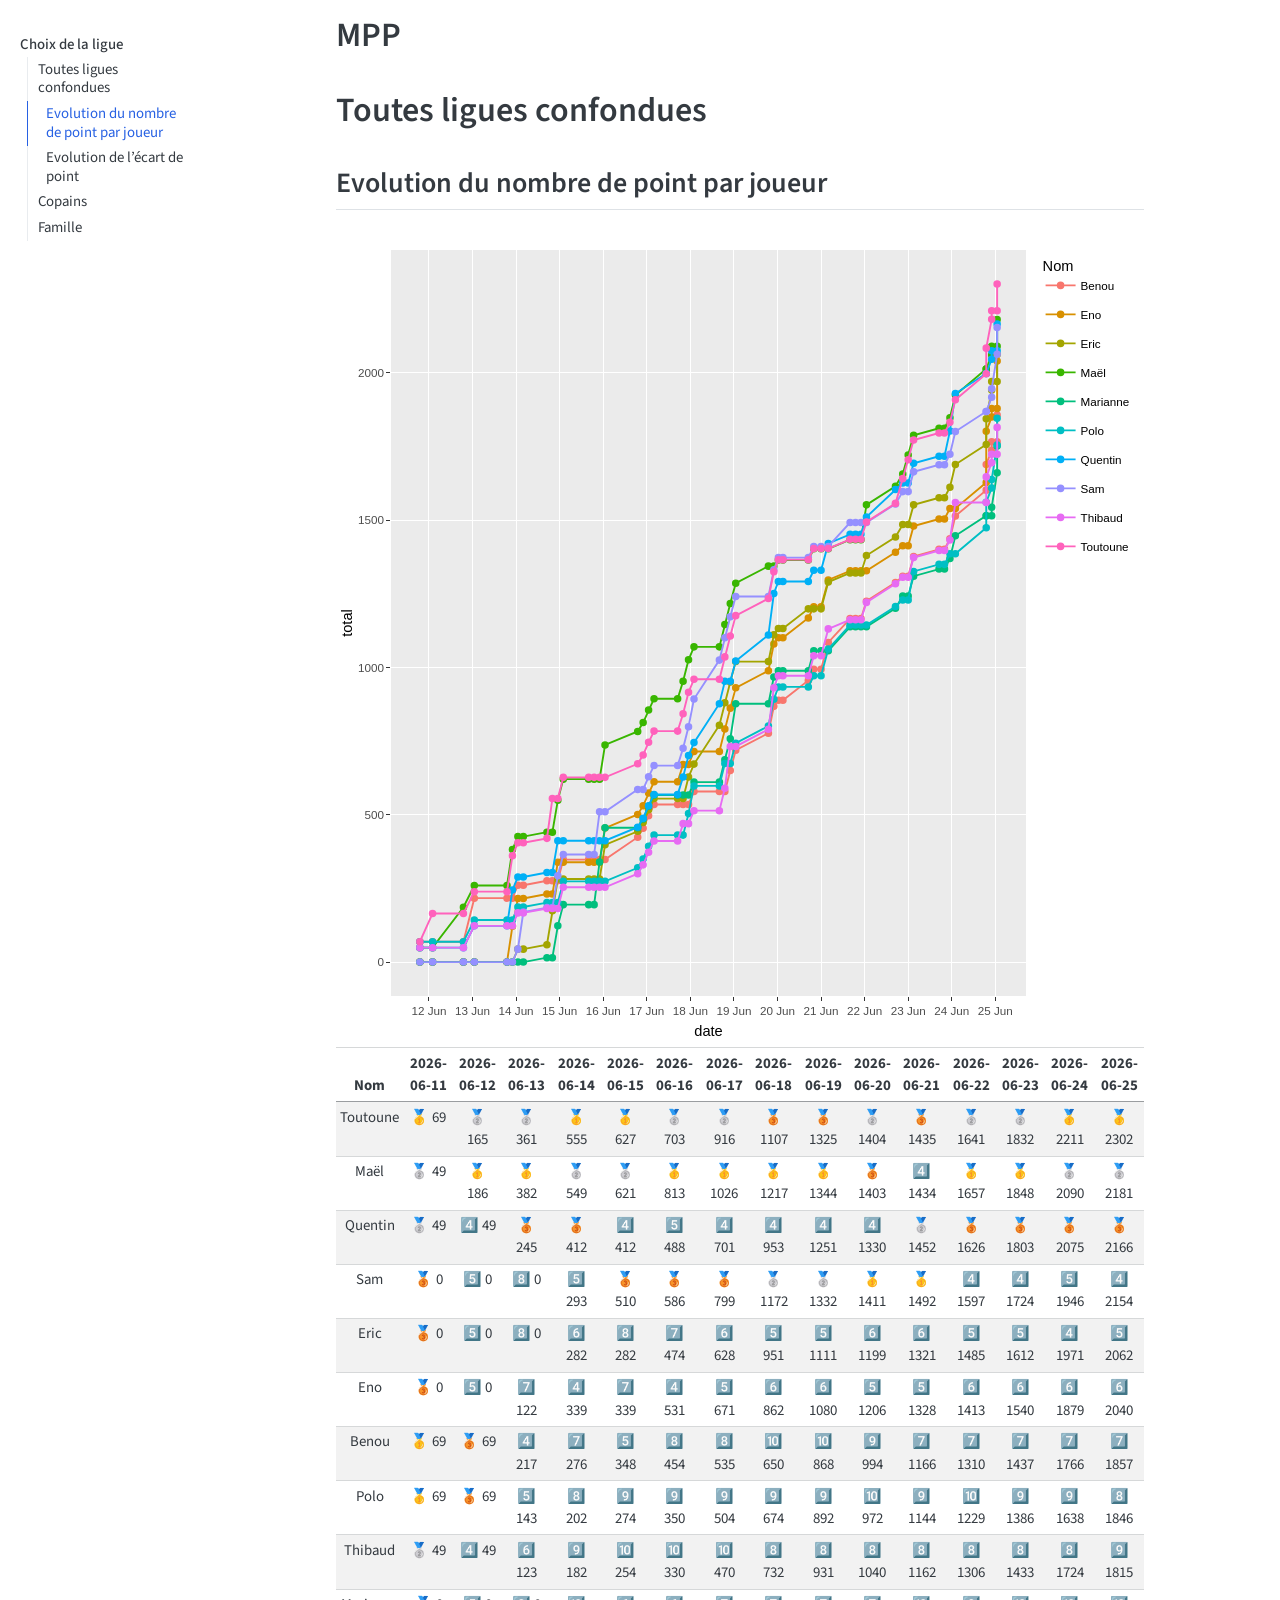
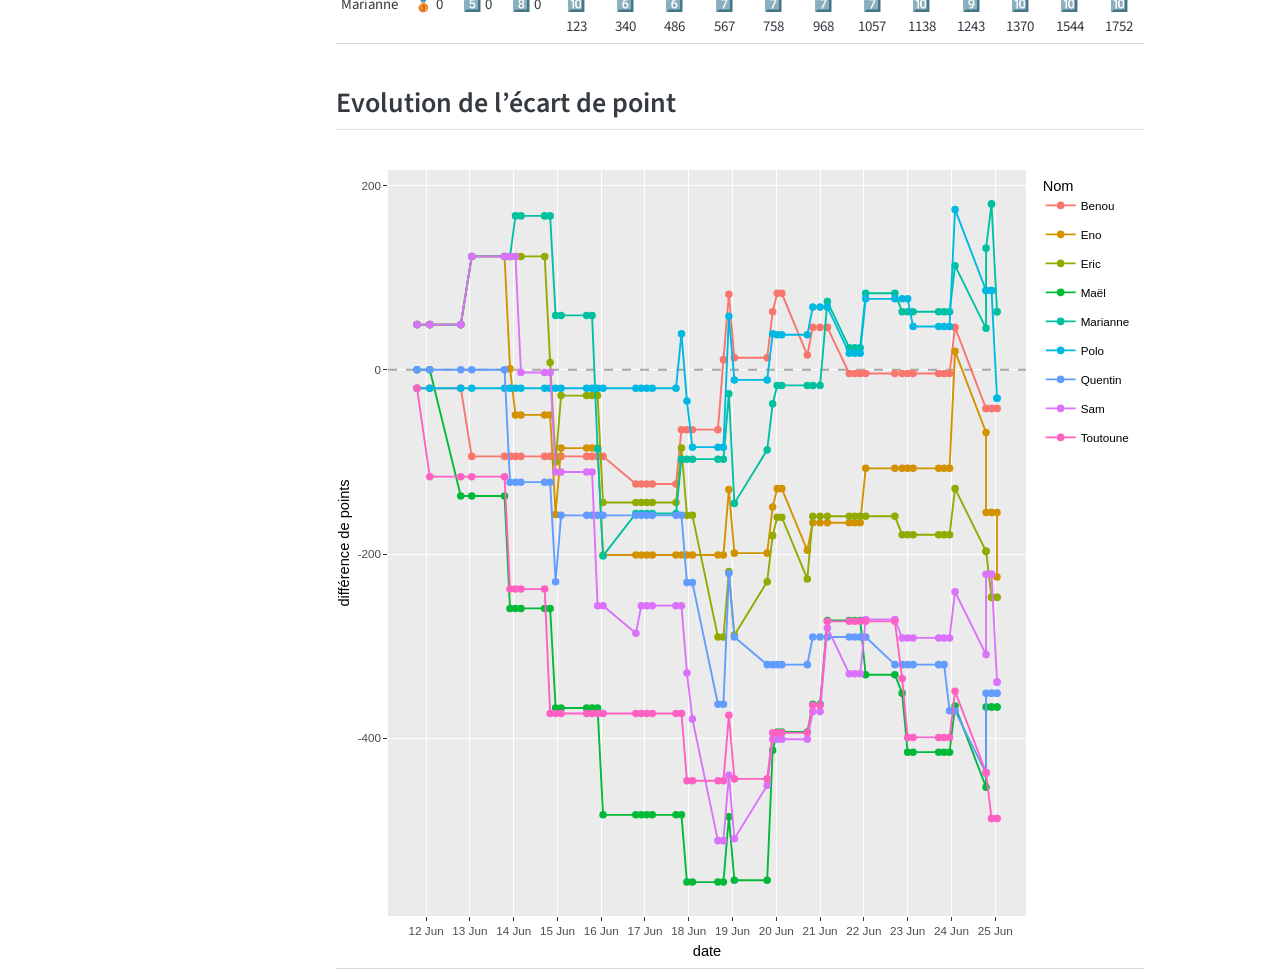
<file: index.html>
<html xmlns="http://www.w3.org/1999/xhtml">    
  <head>      
    <title>Redirect to MPP.html</title>      
    <meta http-equiv="refresh" content="0;URL='MPP.html'" />    
  </head>    
  <body> 
  </body>  
</html>
</file>
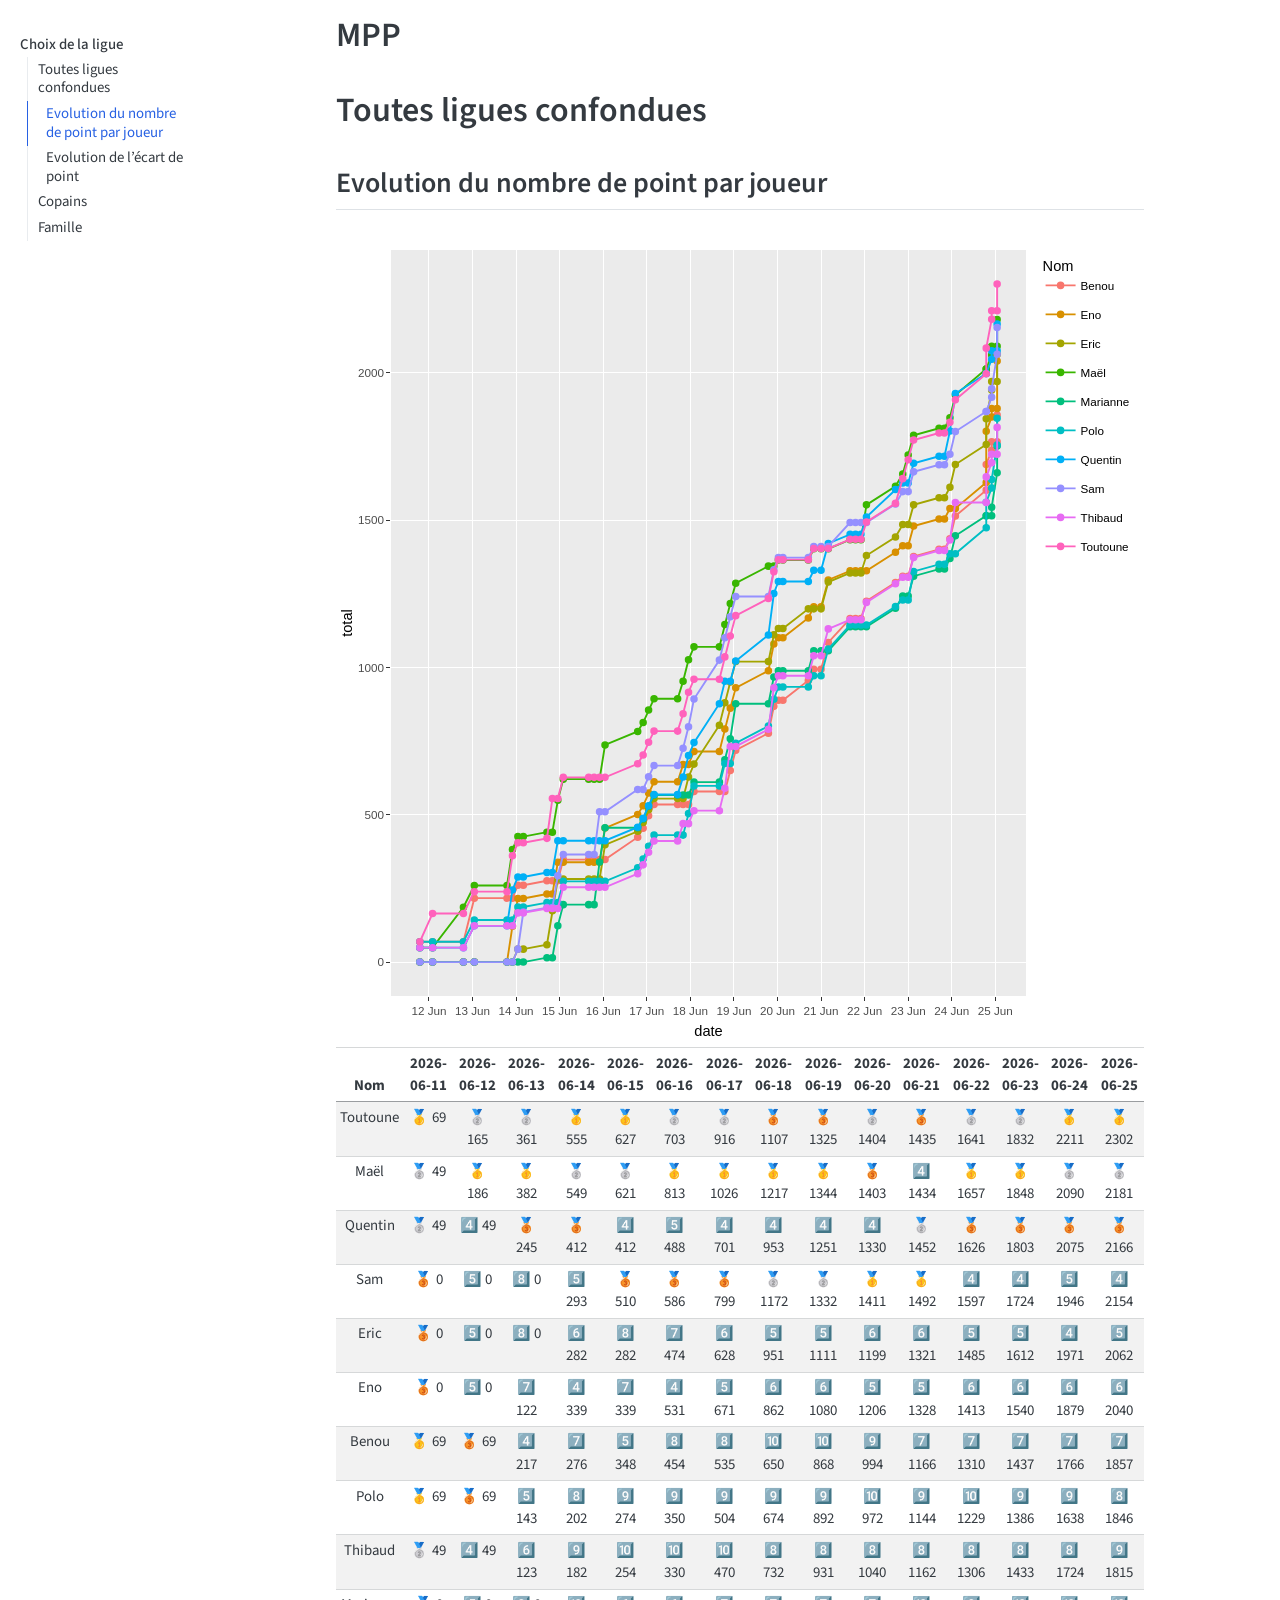
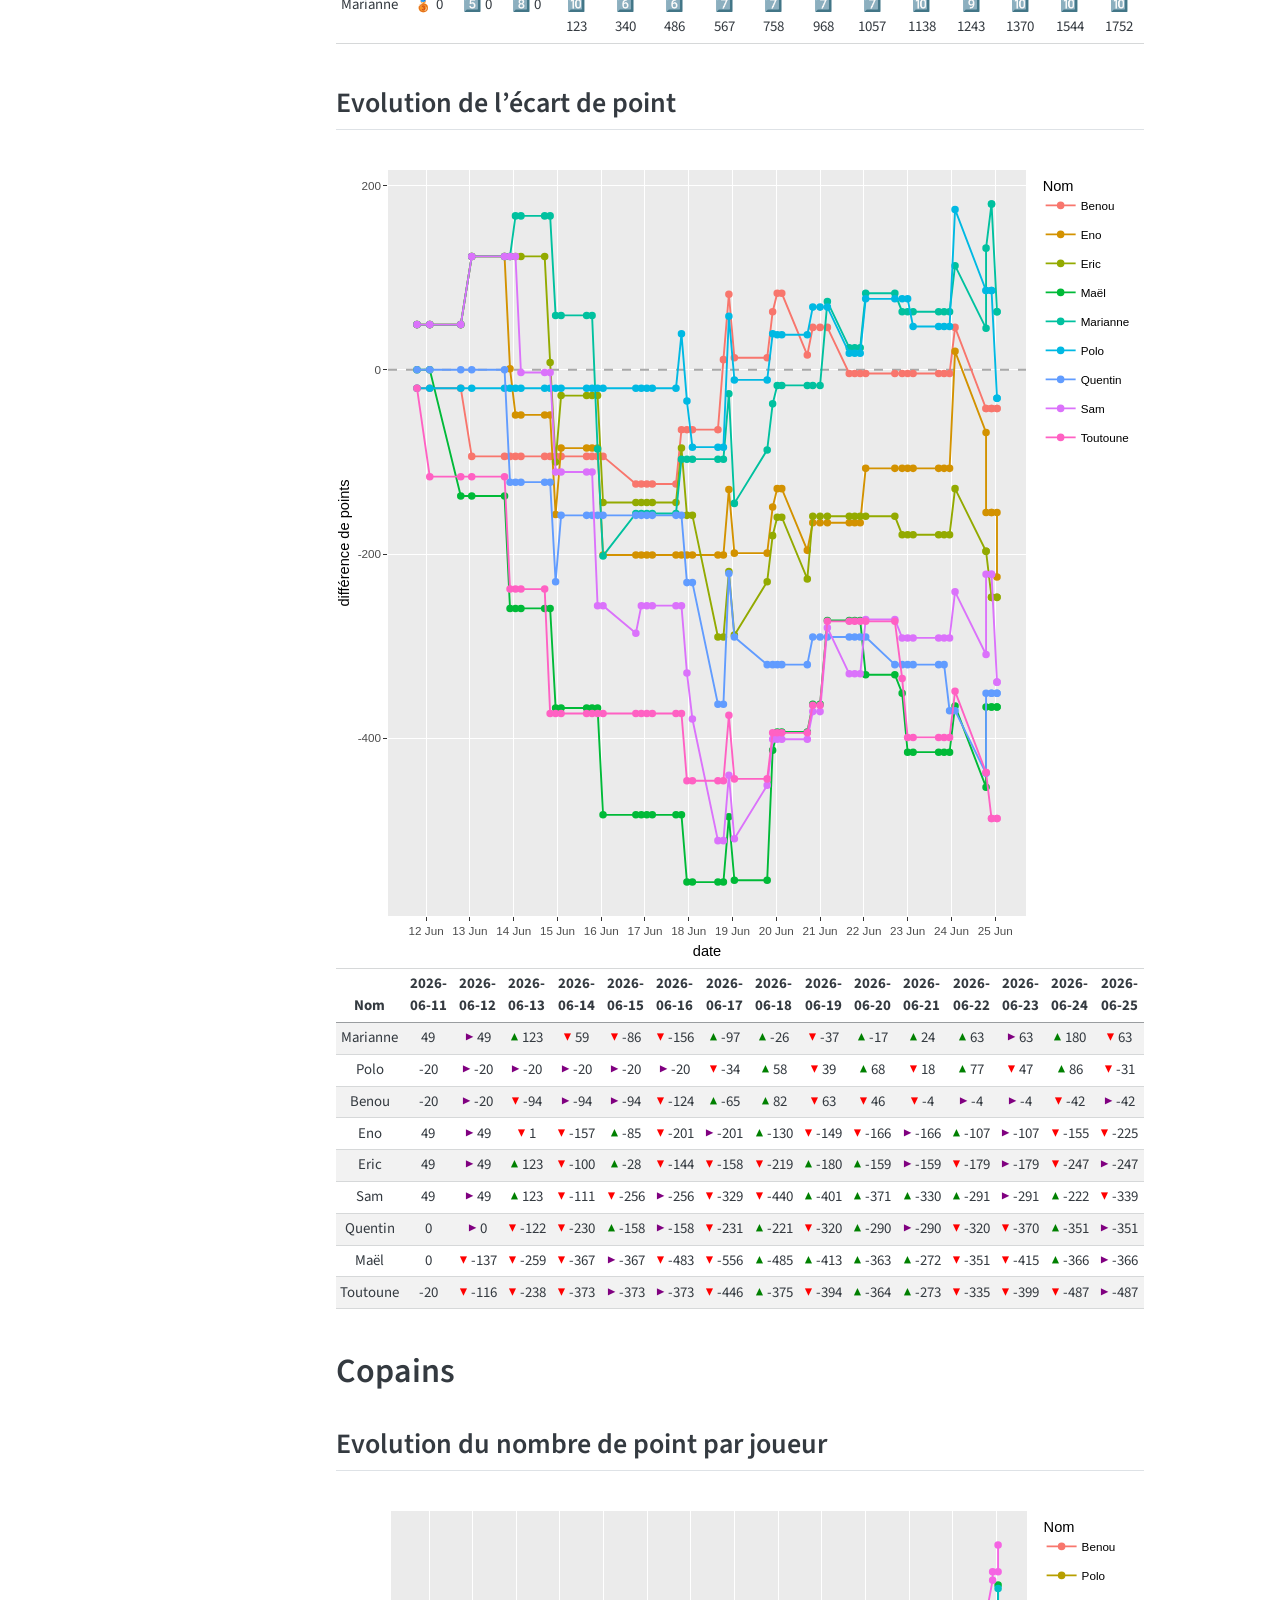
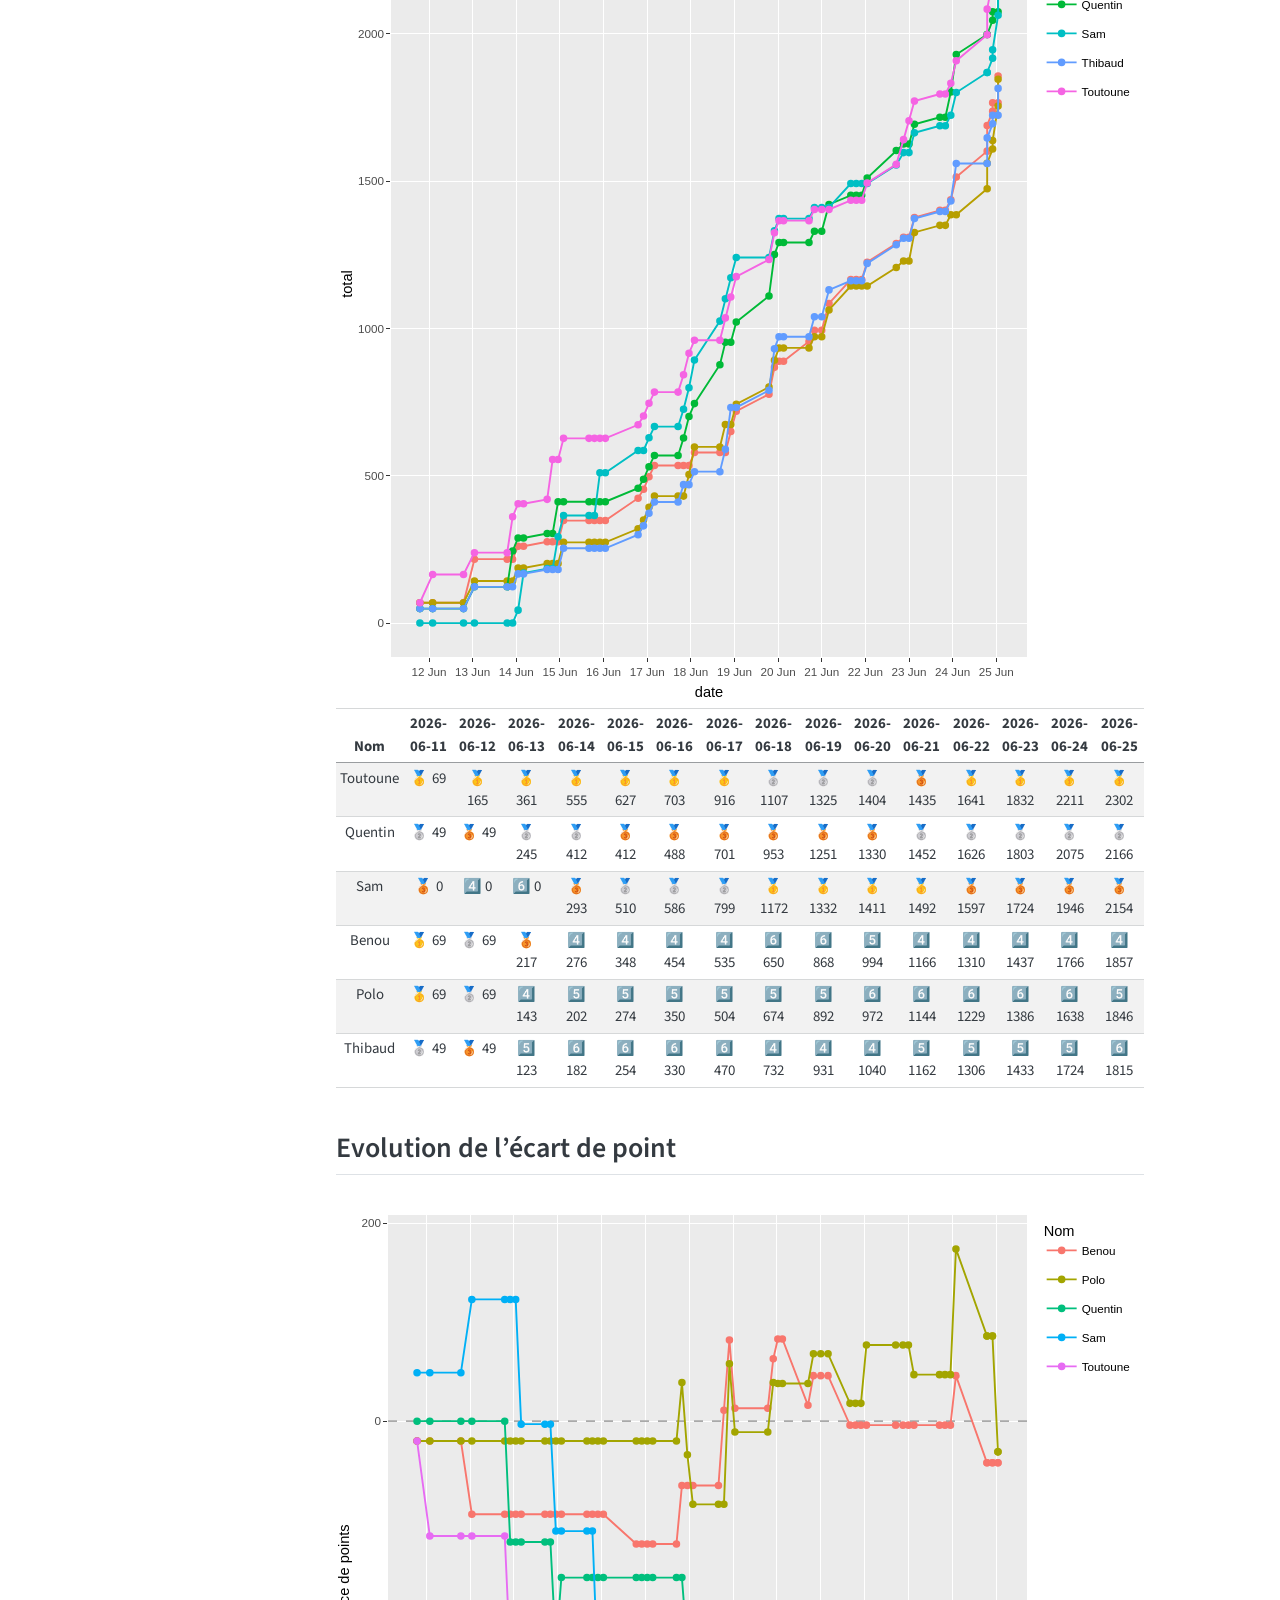
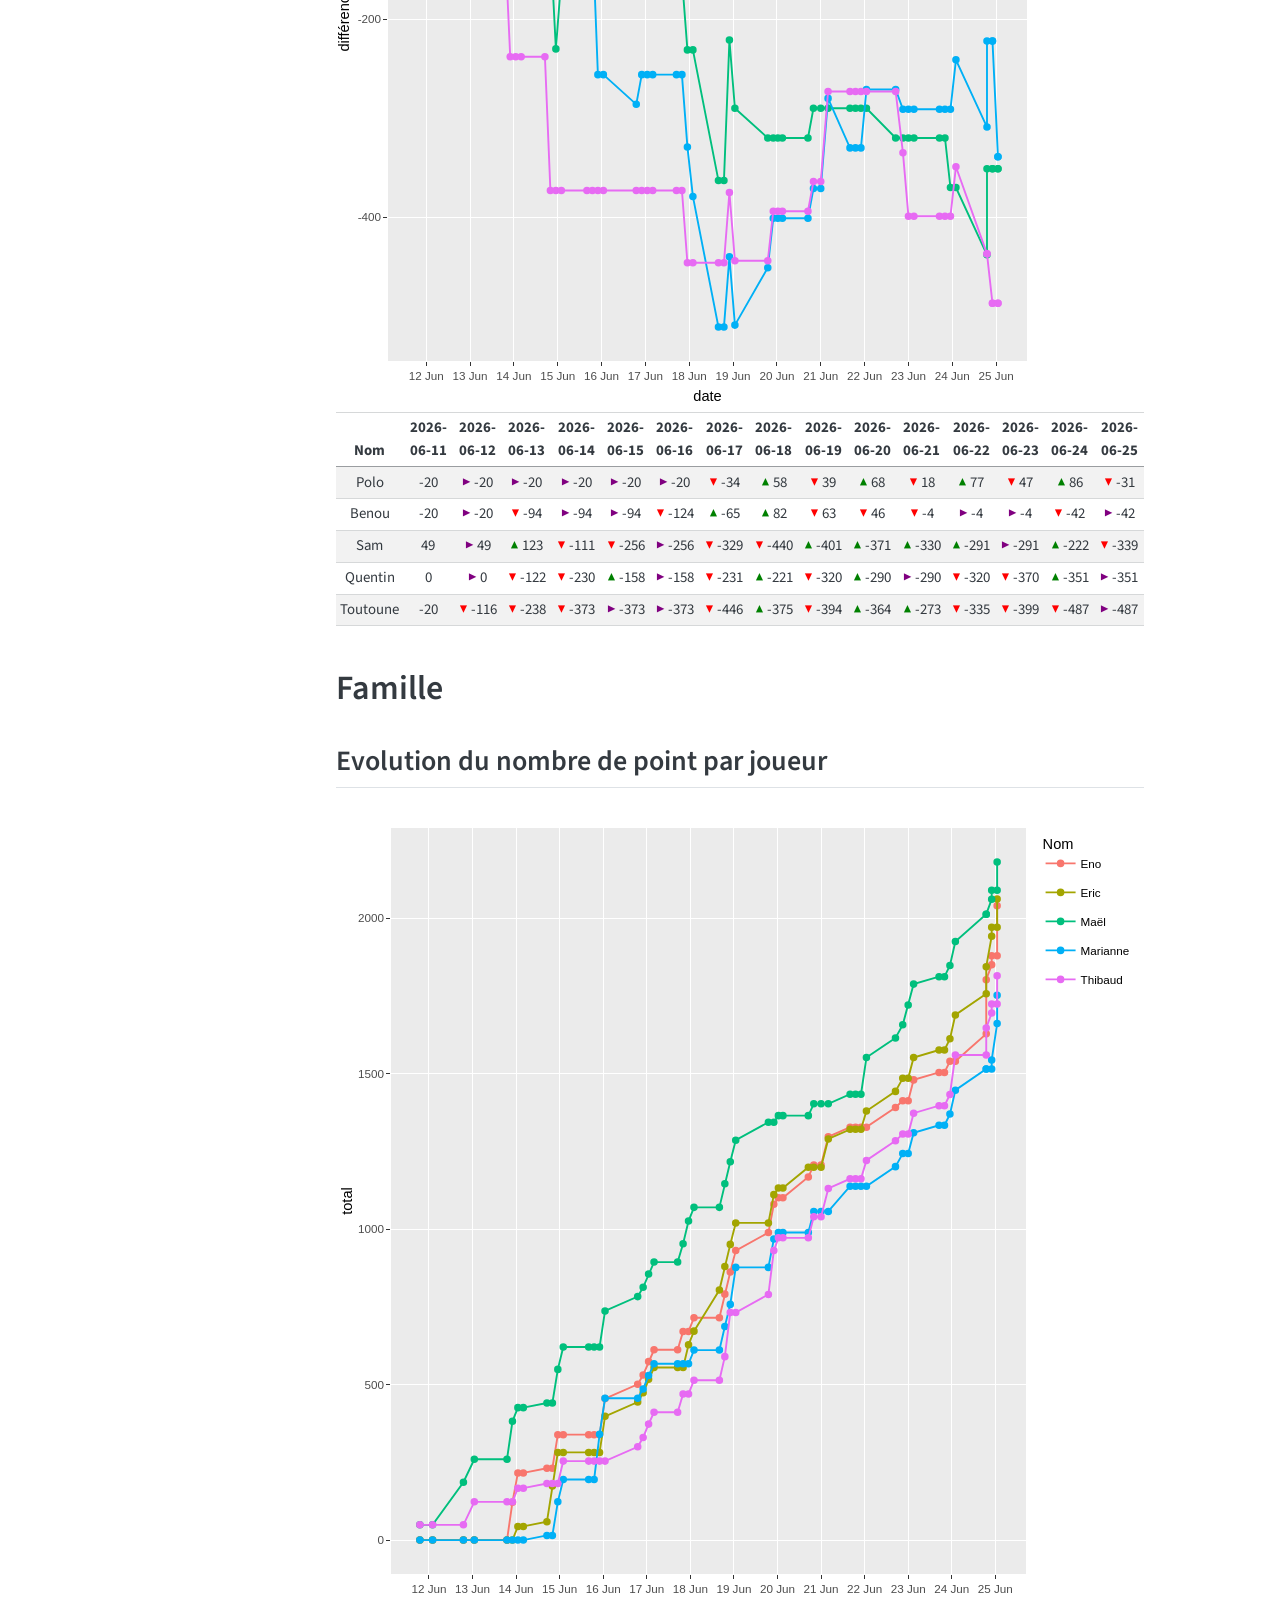
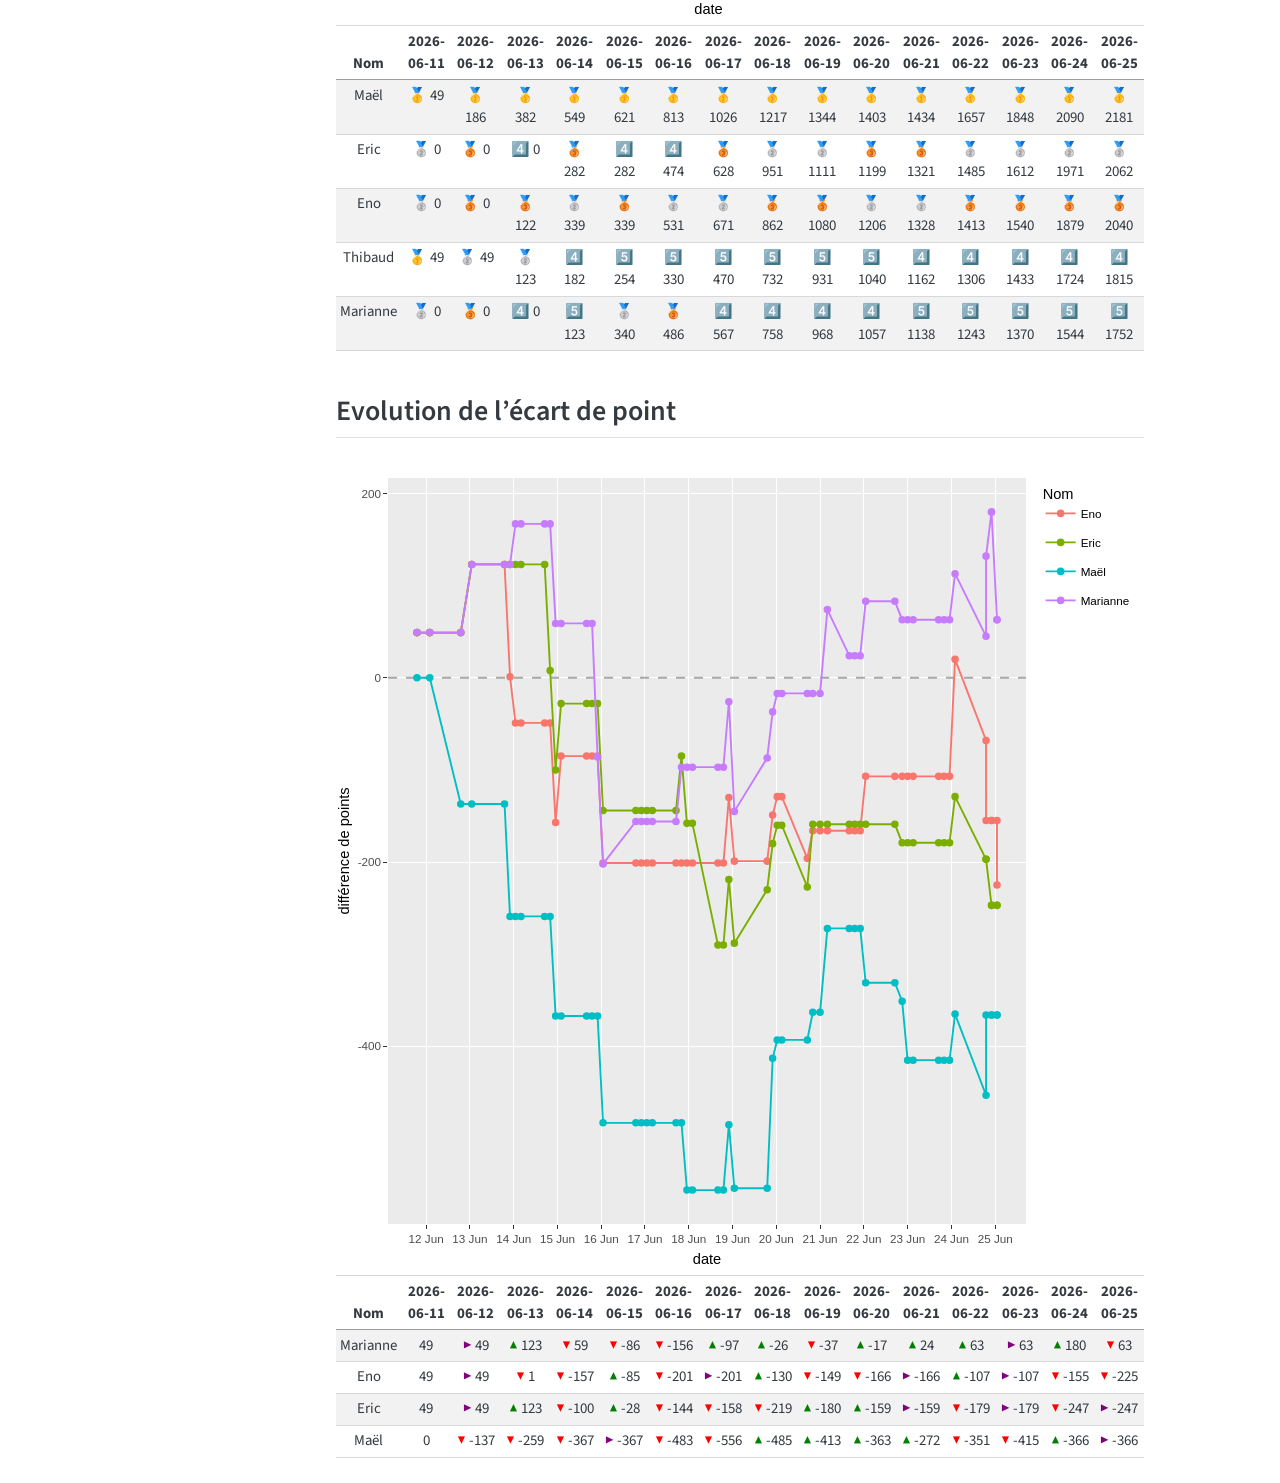
<file: MPP.html>
<!DOCTYPE html>
<html xmlns="http://www.w3.org/1999/xhtml" lang="en" xml:lang="en"><head>

<meta charset="utf-8">
<meta name="generator" content="quarto-1.9.38">

<meta name="viewport" content="width=device-width, initial-scale=1.0, user-scalable=yes">


<title>MPP</title>
<style>
/* Default styles provided by pandoc.
** See https://pandoc.org/MANUAL.html#variables-for-html for config info.
*/
code{white-space: pre-wrap;}
span.smallcaps{font-variant: small-caps;}
div.columns{display: flex; gap: min(4vw, 1.5em);}
div.column{flex: auto; overflow-x: auto;}
div.hanging-indent{margin-left: 1.5em; text-indent: -1.5em;}
ul.task-list{list-style: none;}
ul.task-list li input[type="checkbox"] {
  width: 0.8em;
  margin: 0 0.8em 0.2em -1em; /* quarto-specific, see https://github.com/quarto-dev/quarto-cli/issues/4556 */ 
  vertical-align: middle;
}
</style>


<script src="site_libs/quarto-nav/quarto-nav.js"></script>
<script src="site_libs/clipboard/clipboard.min.js"></script>
<script src="site_libs/quarto-search/autocomplete.umd.js"></script>
<script src="site_libs/quarto-search/fuse.min.js"></script>
<script src="site_libs/quarto-search/quarto-search.js"></script>
<meta name="quarto:offset" content="./">
<script src="site_libs/quarto-html/quarto.js" type="module"></script>
<script src="site_libs/quarto-html/tabsets/tabsets.js" type="module"></script>
<script src="site_libs/quarto-html/popper.min.js"></script>
<script src="site_libs/quarto-html/tippy.umd.min.js"></script>
<script src="site_libs/quarto-html/anchor.min.js"></script>
<link href="site_libs/quarto-html/tippy.css" rel="stylesheet">
<link href="site_libs/quarto-html/quarto-syntax-highlighting-15634bcf2e68342d4ad2dfa704d543f6.css" rel="stylesheet" id="quarto-text-highlighting-styles">
<script src="site_libs/bootstrap/bootstrap.min.js"></script>
<link href="site_libs/bootstrap/bootstrap-icons.css" rel="stylesheet">
<link href="site_libs/bootstrap/bootstrap-bba5ebae505b5c03f3f0d8040a416a6b.min.css" rel="stylesheet" append-hash="true" id="quarto-bootstrap" data-mode="light">
<script id="quarto-search-options" type="application/json">{
  "location": "sidebar",
  "copy-button": false,
  "collapse-after": 3,
  "panel-placement": "start",
  "type": "textbox",
  "limit": 50,
  "keyboard-shortcut": [
    "f",
    "/",
    "s"
  ],
  "show-item-context": false,
  "language": {
    "search-no-results-text": "No results",
    "search-matching-documents-text": "matching documents",
    "search-copy-link-title": "Copy link to search",
    "search-hide-matches-text": "Hide additional matches",
    "search-more-match-text": "more match in this document",
    "search-more-matches-text": "more matches in this document",
    "search-clear-button-title": "Clear",
    "search-text-placeholder": "",
    "search-detached-cancel-button-title": "Cancel",
    "search-submit-button-title": "Submit",
    "search-label": "Search"
  }
}</script>
<link href="site_libs/htmltools-fill-0.5.9/fill.css" rel="stylesheet">
<script src="site_libs/htmlwidgets-1.6.4/htmlwidgets.js"></script>
<script src="site_libs/plotly-binding-4.12.0/plotly.js"></script>
<script src="site_libs/typedarray-0.1/typedarray.min.js"></script>
<script src="site_libs/jquery-3.5.1/jquery.min.js"></script>
<link href="site_libs/crosstalk-1.2.2/css/crosstalk.min.css" rel="stylesheet">
<script src="site_libs/crosstalk-1.2.2/js/crosstalk.min.js"></script>
<link href="site_libs/plotly-htmlwidgets-css-2.25.2/plotly-htmlwidgets.css" rel="stylesheet">
<script src="site_libs/plotly-main-2.25.2/plotly-latest.min.js"></script>
<script src="site_libs/kePrint-0.0.1/kePrint.js"></script>
<link href="site_libs/lightable-0.0.1/lightable.css" rel="stylesheet">


<link rel="stylesheet" href="styles.css">
</head>

<body class="floating quarto-light">

<div id="quarto-search-results"></div>
<!-- content -->
<div id="quarto-content" class="quarto-container page-columns page-rows-contents page-layout-full">
<!-- sidebar -->
  <nav id="quarto-sidebar" class="sidebar collapse collapse-horizontal quarto-sidebar-collapse-item sidebar-navigation floating overflow-auto">
    <nav id="TOC" role="doc-toc" class="toc-active">
    <h2 id="toc-title">Choix de la ligue</h2>
   
  <ul>
  <li><a href="#toutes-ligues-confondues" id="toc-toutes-ligues-confondues" class="nav-link active" data-scroll-target="#toutes-ligues-confondues">Toutes ligues confondues</a>
  <ul class="collapse">
  <li><a href="#evolution-du-nombre-de-point-par-joueur" id="toc-evolution-du-nombre-de-point-par-joueur" class="nav-link" data-scroll-target="#evolution-du-nombre-de-point-par-joueur">Evolution du nombre de point par joueur</a></li>
  <li><a href="#evolution-de-lécart-de-point" id="toc-evolution-de-lécart-de-point" class="nav-link" data-scroll-target="#evolution-de-lécart-de-point">Evolution de l’écart de point</a></li>
  </ul></li>
  <li><a href="#copains" id="toc-copains" class="nav-link" data-scroll-target="#copains">Copains</a>
  <ul class="collapse">
  <li><a href="#evolution-du-nombre-de-point-par-joueur-1" id="toc-evolution-du-nombre-de-point-par-joueur-1" class="nav-link" data-scroll-target="#evolution-du-nombre-de-point-par-joueur-1">Evolution du nombre de point par joueur</a></li>
  <li><a href="#evolution-de-lécart-de-point-1" id="toc-evolution-de-lécart-de-point-1" class="nav-link" data-scroll-target="#evolution-de-lécart-de-point-1">Evolution de l’écart de point</a></li>
  </ul></li>
  <li><a href="#famille" id="toc-famille" class="nav-link" data-scroll-target="#famille">Famille</a>
  <ul class="collapse">
  <li><a href="#evolution-du-nombre-de-point-par-joueur-2" id="toc-evolution-du-nombre-de-point-par-joueur-2" class="nav-link" data-scroll-target="#evolution-du-nombre-de-point-par-joueur-2">Evolution du nombre de point par joueur</a></li>
  <li><a href="#evolution-de-lécart-de-point-2" id="toc-evolution-de-lécart-de-point-2" class="nav-link" data-scroll-target="#evolution-de-lécart-de-point-2">Evolution de l’écart de point</a></li>
  </ul></li>
  </ul>
</nav>
</nav>
<div id="quarto-sidebar-glass" class="quarto-sidebar-collapse-item" data-bs-toggle="collapse" data-bs-target=".quarto-sidebar-collapse-item"></div>
<!-- margin-sidebar -->
    <div id="quarto-margin-sidebar" class="sidebar margin-sidebar zindex-bottom">
    </div>
<!-- main -->
<main class="content column-page-right" id="quarto-document-content">

<header id="title-block-header" class="quarto-title-block default">
<div class="quarto-title">
<h1 class="title">MPP</h1>
</div>



<div class="quarto-title-meta column-page-right">

    
  
    
  </div>
  


</header>


<section id="toutes-ligues-confondues" class="level1">
<h1>Toutes ligues confondues</h1>
<section id="evolution-du-nombre-de-point-par-joueur" class="level2">
<h2 class="anchored" data-anchor-id="evolution-du-nombre-de-point-par-joueur">Evolution du nombre de point par joueur</h2>
<div class="cell">
<div class="cell-output-display">
<div class="plotly html-widget html-fill-item" id="htmlwidget-420ea39158fe8bbc5086" style="width:100%;height:812px;"></div>
<script type="application/json" data-for="htmlwidget-420ea39158fe8bbc5086">{"x":{"data":[{"x":[1781204400,1781229600,1781290800,1781312400,1781377200,1781388000,1781398800,1781409600,1781456400,1781467200,1781478000,1781488800,1781539200,1781550000,1781560800,1781571600,1781636400,1781647200,1781658000,1781668800,1781715600,1781726400,1781737200,1781748000,1781798400,1781809200,1781820000,1781830800,1781895600,1781906400,1781915400,1781924400,1781974800,1781985600,1782000000,1782014400,1782057600,1782068400,1782079200,1782090000,1782147600,1782162000,1782172800,1782183600,1782234000,1782244800,1782255600,1782266400,1782327600,1782327600,1782338400,1782338400,1782349200,1782349200],"y":[69,69,69,217,217,217,261,261,276,276,276,348,348,348,348,348,424,454,497,535,535,535,535,579,579,579,650,719,777,868,889,889,956,994,994,1085,1166,1166,1166,1225,1288,1310,1310,1377,1401,1401,1437,1514,1602,1689,1737,1766,1766,1857],"text":["Benou<br>Date : 11 Jun<br>Total : 69","Benou<br>Date : 12 Jun<br>Total : 69","Benou<br>Date : 12 Jun<br>Total : 69","Benou<br>Date : 13 Jun<br>Total : 217","Benou<br>Date : 13 Jun<br>Total : 217","Benou<br>Date : 13 Jun<br>Total : 217","Benou<br>Date : 14 Jun<br>Total : 261","Benou<br>Date : 14 Jun<br>Total : 261","Benou<br>Date : 14 Jun<br>Total : 276","Benou<br>Date : 14 Jun<br>Total : 276","Benou<br>Date : 14 Jun<br>Total : 276","Benou<br>Date : 15 Jun<br>Total : 348","Benou<br>Date : 15 Jun<br>Total : 348","Benou<br>Date : 15 Jun<br>Total : 348","Benou<br>Date : 15 Jun<br>Total : 348","Benou<br>Date : 16 Jun<br>Total : 348","Benou<br>Date : 16 Jun<br>Total : 424","Benou<br>Date : 16 Jun<br>Total : 454","Benou<br>Date : 17 Jun<br>Total : 497","Benou<br>Date : 17 Jun<br>Total : 535","Benou<br>Date : 17 Jun<br>Total : 535","Benou<br>Date : 17 Jun<br>Total : 535","Benou<br>Date : 17 Jun<br>Total : 535","Benou<br>Date : 18 Jun<br>Total : 579","Benou<br>Date : 18 Jun<br>Total : 579","Benou<br>Date : 18 Jun<br>Total : 579","Benou<br>Date : 18 Jun<br>Total : 650","Benou<br>Date : 19 Jun<br>Total : 719","Benou<br>Date : 19 Jun<br>Total : 777","Benou<br>Date : 19 Jun<br>Total : 868","Benou<br>Date : 20 Jun<br>Total : 889","Benou<br>Date : 20 Jun<br>Total : 889","Benou<br>Date : 20 Jun<br>Total : 956","Benou<br>Date : 20 Jun<br>Total : 994","Benou<br>Date : 21 Jun<br>Total : 994","Benou<br>Date : 21 Jun<br>Total : 1085","Benou<br>Date : 21 Jun<br>Total : 1166","Benou<br>Date : 21 Jun<br>Total : 1166","Benou<br>Date : 21 Jun<br>Total : 1166","Benou<br>Date : 22 Jun<br>Total : 1225","Benou<br>Date : 22 Jun<br>Total : 1288","Benou<br>Date : 22 Jun<br>Total : 1310","Benou<br>Date : 23 Jun<br>Total : 1310","Benou<br>Date : 23 Jun<br>Total : 1377","Benou<br>Date : 23 Jun<br>Total : 1401","Benou<br>Date : 23 Jun<br>Total : 1401","Benou<br>Date : 23 Jun<br>Total : 1437","Benou<br>Date : 24 Jun<br>Total : 1514","Benou<br>Date : 24 Jun<br>Total : 1602","Benou<br>Date : 24 Jun<br>Total : 1689","Benou<br>Date : 24 Jun<br>Total : 1737","Benou<br>Date : 24 Jun<br>Total : 1766","Benou<br>Date : 25 Jun<br>Total : 1766","Benou<br>Date : 25 Jun<br>Total : 1857"],"type":"scatter","mode":"markers+lines","marker":{"autocolorscale":false,"color":"rgba(248,118,109,1)","opacity":1,"size":5.6692913385826778,"symbol":"circle","line":{"width":1.8897637795275593,"color":"rgba(248,118,109,1)"}},"hoveron":"points","name":"Benou","legendgroup":"Benou","showlegend":true,"xaxis":"x","yaxis":"y","hoverinfo":"text","line":{"width":1.8897637795275593,"color":"rgba(248,118,109,1)","dash":"solid"},"frame":null},{"x":[1781204400,1781229600,1781290800,1781312400,1781377200,1781388000,1781398800,1781409600,1781456400,1781467200,1781478000,1781488800,1781539200,1781550000,1781560800,1781571600,1781636400,1781647200,1781658000,1781668800,1781715600,1781726400,1781737200,1781748000,1781798400,1781809200,1781820000,1781830800,1781895600,1781906400,1781915400,1781924400,1781974800,1781985600,1782000000,1782014400,1782057600,1782068400,1782079200,1782090000,1782147600,1782162000,1782172800,1782183600,1782234000,1782244800,1782255600,1782266400,1782327600,1782327600,1782338400,1782338400,1782349200,1782349200],"y":[0,0,0,0,0,122,216,216,231,231,339,339,339,339,339,455,501,531,574,612,612,671,671,715,715,791,862,931,989,1080,1101,1101,1168,1206,1206,1297,1328,1328,1328,1328,1391,1413,1413,1480,1504,1504,1540,1540,1628,1802,1850,1879,1879,2040],"text":["Eno<br>Date : 11 Jun<br>Total : 0","Eno<br>Date : 12 Jun<br>Total : 0","Eno<br>Date : 12 Jun<br>Total : 0","Eno<br>Date : 13 Jun<br>Total : 0","Eno<br>Date : 13 Jun<br>Total : 0","Eno<br>Date : 13 Jun<br>Total : 122","Eno<br>Date : 14 Jun<br>Total : 216","Eno<br>Date : 14 Jun<br>Total : 216","Eno<br>Date : 14 Jun<br>Total : 231","Eno<br>Date : 14 Jun<br>Total : 231","Eno<br>Date : 14 Jun<br>Total : 339","Eno<br>Date : 15 Jun<br>Total : 339","Eno<br>Date : 15 Jun<br>Total : 339","Eno<br>Date : 15 Jun<br>Total : 339","Eno<br>Date : 15 Jun<br>Total : 339","Eno<br>Date : 16 Jun<br>Total : 455","Eno<br>Date : 16 Jun<br>Total : 501","Eno<br>Date : 16 Jun<br>Total : 531","Eno<br>Date : 17 Jun<br>Total : 574","Eno<br>Date : 17 Jun<br>Total : 612","Eno<br>Date : 17 Jun<br>Total : 612","Eno<br>Date : 17 Jun<br>Total : 671","Eno<br>Date : 17 Jun<br>Total : 671","Eno<br>Date : 18 Jun<br>Total : 715","Eno<br>Date : 18 Jun<br>Total : 715","Eno<br>Date : 18 Jun<br>Total : 791","Eno<br>Date : 18 Jun<br>Total : 862","Eno<br>Date : 19 Jun<br>Total : 931","Eno<br>Date : 19 Jun<br>Total : 989","Eno<br>Date : 19 Jun<br>Total : 1080","Eno<br>Date : 20 Jun<br>Total : 1101","Eno<br>Date : 20 Jun<br>Total : 1101","Eno<br>Date : 20 Jun<br>Total : 1168","Eno<br>Date : 20 Jun<br>Total : 1206","Eno<br>Date : 21 Jun<br>Total : 1206","Eno<br>Date : 21 Jun<br>Total : 1297","Eno<br>Date : 21 Jun<br>Total : 1328","Eno<br>Date : 21 Jun<br>Total : 1328","Eno<br>Date : 21 Jun<br>Total : 1328","Eno<br>Date : 22 Jun<br>Total : 1328","Eno<br>Date : 22 Jun<br>Total : 1391","Eno<br>Date : 22 Jun<br>Total : 1413","Eno<br>Date : 23 Jun<br>Total : 1413","Eno<br>Date : 23 Jun<br>Total : 1480","Eno<br>Date : 23 Jun<br>Total : 1504","Eno<br>Date : 23 Jun<br>Total : 1504","Eno<br>Date : 23 Jun<br>Total : 1540","Eno<br>Date : 24 Jun<br>Total : 1540","Eno<br>Date : 24 Jun<br>Total : 1628","Eno<br>Date : 24 Jun<br>Total : 1802","Eno<br>Date : 24 Jun<br>Total : 1850","Eno<br>Date : 24 Jun<br>Total : 1879","Eno<br>Date : 25 Jun<br>Total : 1879","Eno<br>Date : 25 Jun<br>Total : 2040"],"type":"scatter","mode":"markers+lines","marker":{"autocolorscale":false,"color":"rgba(216,144,0,1)","opacity":1,"size":5.6692913385826778,"symbol":"circle","line":{"width":1.8897637795275593,"color":"rgba(216,144,0,1)"}},"hoveron":"points","name":"Eno","legendgroup":"Eno","showlegend":true,"xaxis":"x","yaxis":"y","hoverinfo":"text","line":{"width":1.8897637795275593,"color":"rgba(216,144,0,1)","dash":"solid"},"frame":null},{"x":[1781204400,1781229600,1781290800,1781312400,1781377200,1781388000,1781398800,1781409600,1781456400,1781467200,1781478000,1781488800,1781539200,1781550000,1781560800,1781571600,1781636400,1781647200,1781658000,1781668800,1781715600,1781726400,1781737200,1781748000,1781798400,1781809200,1781820000,1781830800,1781895600,1781906400,1781915400,1781924400,1781974800,1781985600,1782000000,1782014400,1782057600,1782068400,1782079200,1782090000,1782147600,1782162000,1782172800,1782183600,1782234000,1782244800,1782255600,1782266400,1782327600,1782327600,1782338400,1782338400,1782349200,1782349200],"y":[0,0,0,0,0,0,44,44,59,174,282,282,282,282,282,398,444,474,517,555,555,555,628,672,804,880,951,1020,1020,1111,1132,1132,1199,1199,1199,1290,1321,1321,1321,1380,1443,1485,1485,1552,1576,1576,1612,1689,1757,1844,1942,1971,1971,2062],"text":["Eric<br>Date : 11 Jun<br>Total : 0","Eric<br>Date : 12 Jun<br>Total : 0","Eric<br>Date : 12 Jun<br>Total : 0","Eric<br>Date : 13 Jun<br>Total : 0","Eric<br>Date : 13 Jun<br>Total : 0","Eric<br>Date : 13 Jun<br>Total : 0","Eric<br>Date : 14 Jun<br>Total : 44","Eric<br>Date : 14 Jun<br>Total : 44","Eric<br>Date : 14 Jun<br>Total : 59","Eric<br>Date : 14 Jun<br>Total : 174","Eric<br>Date : 14 Jun<br>Total : 282","Eric<br>Date : 15 Jun<br>Total : 282","Eric<br>Date : 15 Jun<br>Total : 282","Eric<br>Date : 15 Jun<br>Total : 282","Eric<br>Date : 15 Jun<br>Total : 282","Eric<br>Date : 16 Jun<br>Total : 398","Eric<br>Date : 16 Jun<br>Total : 444","Eric<br>Date : 16 Jun<br>Total : 474","Eric<br>Date : 17 Jun<br>Total : 517","Eric<br>Date : 17 Jun<br>Total : 555","Eric<br>Date : 17 Jun<br>Total : 555","Eric<br>Date : 17 Jun<br>Total : 555","Eric<br>Date : 17 Jun<br>Total : 628","Eric<br>Date : 18 Jun<br>Total : 672","Eric<br>Date : 18 Jun<br>Total : 804","Eric<br>Date : 18 Jun<br>Total : 880","Eric<br>Date : 18 Jun<br>Total : 951","Eric<br>Date : 19 Jun<br>Total : 1020","Eric<br>Date : 19 Jun<br>Total : 1020","Eric<br>Date : 19 Jun<br>Total : 1111","Eric<br>Date : 20 Jun<br>Total : 1132","Eric<br>Date : 20 Jun<br>Total : 1132","Eric<br>Date : 20 Jun<br>Total : 1199","Eric<br>Date : 20 Jun<br>Total : 1199","Eric<br>Date : 21 Jun<br>Total : 1199","Eric<br>Date : 21 Jun<br>Total : 1290","Eric<br>Date : 21 Jun<br>Total : 1321","Eric<br>Date : 21 Jun<br>Total : 1321","Eric<br>Date : 21 Jun<br>Total : 1321","Eric<br>Date : 22 Jun<br>Total : 1380","Eric<br>Date : 22 Jun<br>Total : 1443","Eric<br>Date : 22 Jun<br>Total : 1485","Eric<br>Date : 23 Jun<br>Total : 1485","Eric<br>Date : 23 Jun<br>Total : 1552","Eric<br>Date : 23 Jun<br>Total : 1576","Eric<br>Date : 23 Jun<br>Total : 1576","Eric<br>Date : 23 Jun<br>Total : 1612","Eric<br>Date : 24 Jun<br>Total : 1689","Eric<br>Date : 24 Jun<br>Total : 1757","Eric<br>Date : 24 Jun<br>Total : 1844","Eric<br>Date : 24 Jun<br>Total : 1942","Eric<br>Date : 24 Jun<br>Total : 1971","Eric<br>Date : 25 Jun<br>Total : 1971","Eric<br>Date : 25 Jun<br>Total : 2062"],"type":"scatter","mode":"markers+lines","marker":{"autocolorscale":false,"color":"rgba(163,165,0,1)","opacity":1,"size":5.6692913385826778,"symbol":"circle","line":{"width":1.8897637795275593,"color":"rgba(163,165,0,1)"}},"hoveron":"points","name":"Eric","legendgroup":"Eric","showlegend":true,"xaxis":"x","yaxis":"y","hoverinfo":"text","line":{"width":1.8897637795275593,"color":"rgba(163,165,0,1)","dash":"solid"},"frame":null},{"x":[1781204400,1781229600,1781290800,1781312400,1781377200,1781388000,1781398800,1781409600,1781456400,1781467200,1781478000,1781488800,1781539200,1781550000,1781560800,1781571600,1781636400,1781647200,1781658000,1781668800,1781715600,1781726400,1781737200,1781748000,1781798400,1781809200,1781820000,1781830800,1781895600,1781906400,1781915400,1781924400,1781974800,1781985600,1782000000,1782014400,1782057600,1782068400,1782079200,1782090000,1782147600,1782162000,1782172800,1782183600,1782234000,1782244800,1782255600,1782266400,1782327600,1782327600,1782338400,1782338400,1782349200,1782349200],"y":[49,49,186,260,260,382,426,426,441,441,549,621,621,621,621,737,783,813,856,894,894,953,1026,1070,1070,1146,1217,1286,1344,1344,1365,1365,1365,1403,1403,1403,1434,1434,1434,1552,1615,1657,1721,1788,1812,1812,1848,1925,2013,2013,2061,2090,2090,2181],"text":["Maël<br>Date : 11 Jun<br>Total : 49","Maël<br>Date : 12 Jun<br>Total : 49","Maël<br>Date : 12 Jun<br>Total : 186","Maël<br>Date : 13 Jun<br>Total : 260","Maël<br>Date : 13 Jun<br>Total : 260","Maël<br>Date : 13 Jun<br>Total : 382","Maël<br>Date : 14 Jun<br>Total : 426","Maël<br>Date : 14 Jun<br>Total : 426","Maël<br>Date : 14 Jun<br>Total : 441","Maël<br>Date : 14 Jun<br>Total : 441","Maël<br>Date : 14 Jun<br>Total : 549","Maël<br>Date : 15 Jun<br>Total : 621","Maël<br>Date : 15 Jun<br>Total : 621","Maël<br>Date : 15 Jun<br>Total : 621","Maël<br>Date : 15 Jun<br>Total : 621","Maël<br>Date : 16 Jun<br>Total : 737","Maël<br>Date : 16 Jun<br>Total : 783","Maël<br>Date : 16 Jun<br>Total : 813","Maël<br>Date : 17 Jun<br>Total : 856","Maël<br>Date : 17 Jun<br>Total : 894","Maël<br>Date : 17 Jun<br>Total : 894","Maël<br>Date : 17 Jun<br>Total : 953","Maël<br>Date : 17 Jun<br>Total : 1026","Maël<br>Date : 18 Jun<br>Total : 1070","Maël<br>Date : 18 Jun<br>Total : 1070","Maël<br>Date : 18 Jun<br>Total : 1146","Maël<br>Date : 18 Jun<br>Total : 1217","Maël<br>Date : 19 Jun<br>Total : 1286","Maël<br>Date : 19 Jun<br>Total : 1344","Maël<br>Date : 19 Jun<br>Total : 1344","Maël<br>Date : 20 Jun<br>Total : 1365","Maël<br>Date : 20 Jun<br>Total : 1365","Maël<br>Date : 20 Jun<br>Total : 1365","Maël<br>Date : 20 Jun<br>Total : 1403","Maël<br>Date : 21 Jun<br>Total : 1403","Maël<br>Date : 21 Jun<br>Total : 1403","Maël<br>Date : 21 Jun<br>Total : 1434","Maël<br>Date : 21 Jun<br>Total : 1434","Maël<br>Date : 21 Jun<br>Total : 1434","Maël<br>Date : 22 Jun<br>Total : 1552","Maël<br>Date : 22 Jun<br>Total : 1615","Maël<br>Date : 22 Jun<br>Total : 1657","Maël<br>Date : 23 Jun<br>Total : 1721","Maël<br>Date : 23 Jun<br>Total : 1788","Maël<br>Date : 23 Jun<br>Total : 1812","Maël<br>Date : 23 Jun<br>Total : 1812","Maël<br>Date : 23 Jun<br>Total : 1848","Maël<br>Date : 24 Jun<br>Total : 1925","Maël<br>Date : 24 Jun<br>Total : 2013","Maël<br>Date : 24 Jun<br>Total : 2013","Maël<br>Date : 24 Jun<br>Total : 2061","Maël<br>Date : 24 Jun<br>Total : 2090","Maël<br>Date : 25 Jun<br>Total : 2090","Maël<br>Date : 25 Jun<br>Total : 2181"],"type":"scatter","mode":"markers+lines","marker":{"autocolorscale":false,"color":"rgba(57,182,0,1)","opacity":1,"size":5.6692913385826778,"symbol":"circle","line":{"width":1.8897637795275593,"color":"rgba(57,182,0,1)"}},"hoveron":"points","name":"Maël","legendgroup":"Maël","showlegend":true,"xaxis":"x","yaxis":"y","hoverinfo":"text","line":{"width":1.8897637795275593,"color":"rgba(57,182,0,1)","dash":"solid"},"frame":null},{"x":[1781204400,1781229600,1781290800,1781312400,1781377200,1781388000,1781398800,1781409600,1781456400,1781467200,1781478000,1781488800,1781539200,1781550000,1781560800,1781571600,1781636400,1781647200,1781658000,1781668800,1781715600,1781726400,1781737200,1781748000,1781798400,1781809200,1781820000,1781830800,1781895600,1781906400,1781915400,1781924400,1781974800,1781985600,1782000000,1782014400,1782057600,1782068400,1782079200,1782090000,1782147600,1782162000,1782172800,1782183600,1782234000,1782244800,1782255600,1782266400,1782327600,1782327600,1782338400,1782338400,1782349200,1782349200],"y":[0,0,0,0,0,0,0,0,15,15,123,195,195,195,340,456,456,486,529,567,567,567,567,611,611,687,758,877,877,968,989,989,989,1057,1057,1057,1138,1138,1138,1138,1201,1243,1243,1310,1334,1334,1370,1447,1515,1515,1515,1544,1661,1752],"text":["Marianne<br>Date : 11 Jun<br>Total : 0","Marianne<br>Date : 12 Jun<br>Total : 0","Marianne<br>Date : 12 Jun<br>Total : 0","Marianne<br>Date : 13 Jun<br>Total : 0","Marianne<br>Date : 13 Jun<br>Total : 0","Marianne<br>Date : 13 Jun<br>Total : 0","Marianne<br>Date : 14 Jun<br>Total : 0","Marianne<br>Date : 14 Jun<br>Total : 0","Marianne<br>Date : 14 Jun<br>Total : 15","Marianne<br>Date : 14 Jun<br>Total : 15","Marianne<br>Date : 14 Jun<br>Total : 123","Marianne<br>Date : 15 Jun<br>Total : 195","Marianne<br>Date : 15 Jun<br>Total : 195","Marianne<br>Date : 15 Jun<br>Total : 195","Marianne<br>Date : 15 Jun<br>Total : 340","Marianne<br>Date : 16 Jun<br>Total : 456","Marianne<br>Date : 16 Jun<br>Total : 456","Marianne<br>Date : 16 Jun<br>Total : 486","Marianne<br>Date : 17 Jun<br>Total : 529","Marianne<br>Date : 17 Jun<br>Total : 567","Marianne<br>Date : 17 Jun<br>Total : 567","Marianne<br>Date : 17 Jun<br>Total : 567","Marianne<br>Date : 17 Jun<br>Total : 567","Marianne<br>Date : 18 Jun<br>Total : 611","Marianne<br>Date : 18 Jun<br>Total : 611","Marianne<br>Date : 18 Jun<br>Total : 687","Marianne<br>Date : 18 Jun<br>Total : 758","Marianne<br>Date : 19 Jun<br>Total : 877","Marianne<br>Date : 19 Jun<br>Total : 877","Marianne<br>Date : 19 Jun<br>Total : 968","Marianne<br>Date : 20 Jun<br>Total : 989","Marianne<br>Date : 20 Jun<br>Total : 989","Marianne<br>Date : 20 Jun<br>Total : 989","Marianne<br>Date : 20 Jun<br>Total : 1057","Marianne<br>Date : 21 Jun<br>Total : 1057","Marianne<br>Date : 21 Jun<br>Total : 1057","Marianne<br>Date : 21 Jun<br>Total : 1138","Marianne<br>Date : 21 Jun<br>Total : 1138","Marianne<br>Date : 21 Jun<br>Total : 1138","Marianne<br>Date : 22 Jun<br>Total : 1138","Marianne<br>Date : 22 Jun<br>Total : 1201","Marianne<br>Date : 22 Jun<br>Total : 1243","Marianne<br>Date : 23 Jun<br>Total : 1243","Marianne<br>Date : 23 Jun<br>Total : 1310","Marianne<br>Date : 23 Jun<br>Total : 1334","Marianne<br>Date : 23 Jun<br>Total : 1334","Marianne<br>Date : 23 Jun<br>Total : 1370","Marianne<br>Date : 24 Jun<br>Total : 1447","Marianne<br>Date : 24 Jun<br>Total : 1515","Marianne<br>Date : 24 Jun<br>Total : 1515","Marianne<br>Date : 24 Jun<br>Total : 1515","Marianne<br>Date : 24 Jun<br>Total : 1544","Marianne<br>Date : 25 Jun<br>Total : 1661","Marianne<br>Date : 25 Jun<br>Total : 1752"],"type":"scatter","mode":"markers+lines","marker":{"autocolorscale":false,"color":"rgba(0,191,125,1)","opacity":1,"size":5.6692913385826778,"symbol":"circle","line":{"width":1.8897637795275593,"color":"rgba(0,191,125,1)"}},"hoveron":"points","name":"Marianne","legendgroup":"Marianne","showlegend":true,"xaxis":"x","yaxis":"y","hoverinfo":"text","line":{"width":1.8897637795275593,"color":"rgba(0,191,125,1)","dash":"solid"},"frame":null},{"x":[1781204400,1781229600,1781290800,1781312400,1781377200,1781388000,1781398800,1781409600,1781456400,1781467200,1781478000,1781488800,1781539200,1781550000,1781560800,1781571600,1781636400,1781647200,1781658000,1781668800,1781715600,1781726400,1781737200,1781748000,1781798400,1781809200,1781820000,1781830800,1781895600,1781906400,1781915400,1781924400,1781974800,1781985600,1782000000,1782014400,1782057600,1782068400,1782079200,1782090000,1782147600,1782162000,1782172800,1782183600,1782234000,1782244800,1782255600,1782266400,1782327600,1782327600,1782338400,1782338400,1782349200,1782349200],"y":[69,69,69,143,143,143,187,187,202,202,202,274,274,274,274,274,320,350,393,431,431,431,504,598,598,674,674,743,801,892,934,934,934,972,972,1063,1144,1144,1144,1144,1207,1229,1229,1326,1350,1350,1386,1386,1474,1561,1609,1638,1755,1846],"text":["Polo<br>Date : 11 Jun<br>Total : 69","Polo<br>Date : 12 Jun<br>Total : 69","Polo<br>Date : 12 Jun<br>Total : 69","Polo<br>Date : 13 Jun<br>Total : 143","Polo<br>Date : 13 Jun<br>Total : 143","Polo<br>Date : 13 Jun<br>Total : 143","Polo<br>Date : 14 Jun<br>Total : 187","Polo<br>Date : 14 Jun<br>Total : 187","Polo<br>Date : 14 Jun<br>Total : 202","Polo<br>Date : 14 Jun<br>Total : 202","Polo<br>Date : 14 Jun<br>Total : 202","Polo<br>Date : 15 Jun<br>Total : 274","Polo<br>Date : 15 Jun<br>Total : 274","Polo<br>Date : 15 Jun<br>Total : 274","Polo<br>Date : 15 Jun<br>Total : 274","Polo<br>Date : 16 Jun<br>Total : 274","Polo<br>Date : 16 Jun<br>Total : 320","Polo<br>Date : 16 Jun<br>Total : 350","Polo<br>Date : 17 Jun<br>Total : 393","Polo<br>Date : 17 Jun<br>Total : 431","Polo<br>Date : 17 Jun<br>Total : 431","Polo<br>Date : 17 Jun<br>Total : 431","Polo<br>Date : 17 Jun<br>Total : 504","Polo<br>Date : 18 Jun<br>Total : 598","Polo<br>Date : 18 Jun<br>Total : 598","Polo<br>Date : 18 Jun<br>Total : 674","Polo<br>Date : 18 Jun<br>Total : 674","Polo<br>Date : 19 Jun<br>Total : 743","Polo<br>Date : 19 Jun<br>Total : 801","Polo<br>Date : 19 Jun<br>Total : 892","Polo<br>Date : 20 Jun<br>Total : 934","Polo<br>Date : 20 Jun<br>Total : 934","Polo<br>Date : 20 Jun<br>Total : 934","Polo<br>Date : 20 Jun<br>Total : 972","Polo<br>Date : 21 Jun<br>Total : 972","Polo<br>Date : 21 Jun<br>Total : 1063","Polo<br>Date : 21 Jun<br>Total : 1144","Polo<br>Date : 21 Jun<br>Total : 1144","Polo<br>Date : 21 Jun<br>Total : 1144","Polo<br>Date : 22 Jun<br>Total : 1144","Polo<br>Date : 22 Jun<br>Total : 1207","Polo<br>Date : 22 Jun<br>Total : 1229","Polo<br>Date : 23 Jun<br>Total : 1229","Polo<br>Date : 23 Jun<br>Total : 1326","Polo<br>Date : 23 Jun<br>Total : 1350","Polo<br>Date : 23 Jun<br>Total : 1350","Polo<br>Date : 23 Jun<br>Total : 1386","Polo<br>Date : 24 Jun<br>Total : 1386","Polo<br>Date : 24 Jun<br>Total : 1474","Polo<br>Date : 24 Jun<br>Total : 1561","Polo<br>Date : 24 Jun<br>Total : 1609","Polo<br>Date : 24 Jun<br>Total : 1638","Polo<br>Date : 25 Jun<br>Total : 1755","Polo<br>Date : 25 Jun<br>Total : 1846"],"type":"scatter","mode":"markers+lines","marker":{"autocolorscale":false,"color":"rgba(0,191,196,1)","opacity":1,"size":5.6692913385826778,"symbol":"circle","line":{"width":1.8897637795275593,"color":"rgba(0,191,196,1)"}},"hoveron":"points","name":"Polo","legendgroup":"Polo","showlegend":true,"xaxis":"x","yaxis":"y","hoverinfo":"text","line":{"width":1.8897637795275593,"color":"rgba(0,191,196,1)","dash":"solid"},"frame":null},{"x":[1781204400,1781229600,1781290800,1781312400,1781377200,1781388000,1781398800,1781409600,1781456400,1781467200,1781478000,1781488800,1781539200,1781550000,1781560800,1781571600,1781636400,1781647200,1781658000,1781668800,1781715600,1781726400,1781737200,1781748000,1781798400,1781809200,1781820000,1781830800,1781895600,1781906400,1781915400,1781924400,1781974800,1781985600,1782000000,1782014400,1782057600,1782068400,1782079200,1782090000,1782147600,1782162000,1782172800,1782183600,1782234000,1782244800,1782255600,1782266400,1782327600,1782327600,1782338400,1782338400,1782349200,1782349200],"y":[49,49,49,123,123,245,289,289,304,304,412,412,412,412,412,412,458,488,531,569,569,628,701,745,877,953,953,1022,1110,1251,1292,1292,1292,1330,1330,1421,1452,1452,1452,1511,1604,1626,1626,1693,1717,1717,1803,1930,1998,1998,2046,2075,2075,2166],"text":["Quentin<br>Date : 11 Jun<br>Total : 49","Quentin<br>Date : 12 Jun<br>Total : 49","Quentin<br>Date : 12 Jun<br>Total : 49","Quentin<br>Date : 13 Jun<br>Total : 123","Quentin<br>Date : 13 Jun<br>Total : 123","Quentin<br>Date : 13 Jun<br>Total : 245","Quentin<br>Date : 14 Jun<br>Total : 289","Quentin<br>Date : 14 Jun<br>Total : 289","Quentin<br>Date : 14 Jun<br>Total : 304","Quentin<br>Date : 14 Jun<br>Total : 304","Quentin<br>Date : 14 Jun<br>Total : 412","Quentin<br>Date : 15 Jun<br>Total : 412","Quentin<br>Date : 15 Jun<br>Total : 412","Quentin<br>Date : 15 Jun<br>Total : 412","Quentin<br>Date : 15 Jun<br>Total : 412","Quentin<br>Date : 16 Jun<br>Total : 412","Quentin<br>Date : 16 Jun<br>Total : 458","Quentin<br>Date : 16 Jun<br>Total : 488","Quentin<br>Date : 17 Jun<br>Total : 531","Quentin<br>Date : 17 Jun<br>Total : 569","Quentin<br>Date : 17 Jun<br>Total : 569","Quentin<br>Date : 17 Jun<br>Total : 628","Quentin<br>Date : 17 Jun<br>Total : 701","Quentin<br>Date : 18 Jun<br>Total : 745","Quentin<br>Date : 18 Jun<br>Total : 877","Quentin<br>Date : 18 Jun<br>Total : 953","Quentin<br>Date : 18 Jun<br>Total : 953","Quentin<br>Date : 19 Jun<br>Total : 1022","Quentin<br>Date : 19 Jun<br>Total : 1110","Quentin<br>Date : 19 Jun<br>Total : 1251","Quentin<br>Date : 20 Jun<br>Total : 1292","Quentin<br>Date : 20 Jun<br>Total : 1292","Quentin<br>Date : 20 Jun<br>Total : 1292","Quentin<br>Date : 20 Jun<br>Total : 1330","Quentin<br>Date : 21 Jun<br>Total : 1330","Quentin<br>Date : 21 Jun<br>Total : 1421","Quentin<br>Date : 21 Jun<br>Total : 1452","Quentin<br>Date : 21 Jun<br>Total : 1452","Quentin<br>Date : 21 Jun<br>Total : 1452","Quentin<br>Date : 22 Jun<br>Total : 1511","Quentin<br>Date : 22 Jun<br>Total : 1604","Quentin<br>Date : 22 Jun<br>Total : 1626","Quentin<br>Date : 23 Jun<br>Total : 1626","Quentin<br>Date : 23 Jun<br>Total : 1693","Quentin<br>Date : 23 Jun<br>Total : 1717","Quentin<br>Date : 23 Jun<br>Total : 1717","Quentin<br>Date : 23 Jun<br>Total : 1803","Quentin<br>Date : 24 Jun<br>Total : 1930","Quentin<br>Date : 24 Jun<br>Total : 1998","Quentin<br>Date : 24 Jun<br>Total : 1998","Quentin<br>Date : 24 Jun<br>Total : 2046","Quentin<br>Date : 24 Jun<br>Total : 2075","Quentin<br>Date : 25 Jun<br>Total : 2075","Quentin<br>Date : 25 Jun<br>Total : 2166"],"type":"scatter","mode":"markers+lines","marker":{"autocolorscale":false,"color":"rgba(0,176,246,1)","opacity":1,"size":5.6692913385826778,"symbol":"circle","line":{"width":1.8897637795275593,"color":"rgba(0,176,246,1)"}},"hoveron":"points","name":"Quentin","legendgroup":"Quentin","showlegend":true,"xaxis":"x","yaxis":"y","hoverinfo":"text","line":{"width":1.8897637795275593,"color":"rgba(0,176,246,1)","dash":"solid"},"frame":null},{"x":[1781204400,1781229600,1781290800,1781312400,1781377200,1781388000,1781398800,1781409600,1781456400,1781467200,1781478000,1781488800,1781539200,1781550000,1781560800,1781571600,1781636400,1781647200,1781658000,1781668800,1781715600,1781726400,1781737200,1781748000,1781798400,1781809200,1781820000,1781830800,1781895600,1781906400,1781915400,1781924400,1781974800,1781985600,1782000000,1782014400,1782057600,1782068400,1782079200,1782090000,1782147600,1782162000,1782172800,1782183600,1782234000,1782244800,1782255600,1782266400,1782327600,1782327600,1782338400,1782338400,1782349200,1782349200],"y":[0,0,0,0,0,0,44,170,185,185,293,365,365,365,510,510,586,586,629,667,667,726,799,893,1025,1101,1172,1241,1241,1332,1373,1373,1373,1411,1411,1411,1492,1492,1492,1492,1555,1597,1597,1664,1688,1688,1724,1801,1869,1869,1917,1946,2063,2154],"text":["Sam<br>Date : 11 Jun<br>Total : 0","Sam<br>Date : 12 Jun<br>Total : 0","Sam<br>Date : 12 Jun<br>Total : 0","Sam<br>Date : 13 Jun<br>Total : 0","Sam<br>Date : 13 Jun<br>Total : 0","Sam<br>Date : 13 Jun<br>Total : 0","Sam<br>Date : 14 Jun<br>Total : 44","Sam<br>Date : 14 Jun<br>Total : 170","Sam<br>Date : 14 Jun<br>Total : 185","Sam<br>Date : 14 Jun<br>Total : 185","Sam<br>Date : 14 Jun<br>Total : 293","Sam<br>Date : 15 Jun<br>Total : 365","Sam<br>Date : 15 Jun<br>Total : 365","Sam<br>Date : 15 Jun<br>Total : 365","Sam<br>Date : 15 Jun<br>Total : 510","Sam<br>Date : 16 Jun<br>Total : 510","Sam<br>Date : 16 Jun<br>Total : 586","Sam<br>Date : 16 Jun<br>Total : 586","Sam<br>Date : 17 Jun<br>Total : 629","Sam<br>Date : 17 Jun<br>Total : 667","Sam<br>Date : 17 Jun<br>Total : 667","Sam<br>Date : 17 Jun<br>Total : 726","Sam<br>Date : 17 Jun<br>Total : 799","Sam<br>Date : 18 Jun<br>Total : 893","Sam<br>Date : 18 Jun<br>Total : 1025","Sam<br>Date : 18 Jun<br>Total : 1101","Sam<br>Date : 18 Jun<br>Total : 1172","Sam<br>Date : 19 Jun<br>Total : 1241","Sam<br>Date : 19 Jun<br>Total : 1241","Sam<br>Date : 19 Jun<br>Total : 1332","Sam<br>Date : 20 Jun<br>Total : 1373","Sam<br>Date : 20 Jun<br>Total : 1373","Sam<br>Date : 20 Jun<br>Total : 1373","Sam<br>Date : 20 Jun<br>Total : 1411","Sam<br>Date : 21 Jun<br>Total : 1411","Sam<br>Date : 21 Jun<br>Total : 1411","Sam<br>Date : 21 Jun<br>Total : 1492","Sam<br>Date : 21 Jun<br>Total : 1492","Sam<br>Date : 21 Jun<br>Total : 1492","Sam<br>Date : 22 Jun<br>Total : 1492","Sam<br>Date : 22 Jun<br>Total : 1555","Sam<br>Date : 22 Jun<br>Total : 1597","Sam<br>Date : 23 Jun<br>Total : 1597","Sam<br>Date : 23 Jun<br>Total : 1664","Sam<br>Date : 23 Jun<br>Total : 1688","Sam<br>Date : 23 Jun<br>Total : 1688","Sam<br>Date : 23 Jun<br>Total : 1724","Sam<br>Date : 24 Jun<br>Total : 1801","Sam<br>Date : 24 Jun<br>Total : 1869","Sam<br>Date : 24 Jun<br>Total : 1869","Sam<br>Date : 24 Jun<br>Total : 1917","Sam<br>Date : 24 Jun<br>Total : 1946","Sam<br>Date : 25 Jun<br>Total : 2063","Sam<br>Date : 25 Jun<br>Total : 2154"],"type":"scatter","mode":"markers+lines","marker":{"autocolorscale":false,"color":"rgba(149,144,255,1)","opacity":1,"size":5.6692913385826778,"symbol":"circle","line":{"width":1.8897637795275593,"color":"rgba(149,144,255,1)"}},"hoveron":"points","name":"Sam","legendgroup":"Sam","showlegend":true,"xaxis":"x","yaxis":"y","hoverinfo":"text","line":{"width":1.8897637795275593,"color":"rgba(149,144,255,1)","dash":"solid"},"frame":null},{"x":[1781204400,1781229600,1781290800,1781312400,1781377200,1781388000,1781398800,1781409600,1781456400,1781467200,1781478000,1781488800,1781539200,1781550000,1781560800,1781571600,1781636400,1781647200,1781658000,1781668800,1781715600,1781726400,1781737200,1781748000,1781798400,1781809200,1781820000,1781830800,1781895600,1781906400,1781915400,1781924400,1781974800,1781985600,1782000000,1782014400,1782057600,1782068400,1782079200,1782090000,1782147600,1782162000,1782172800,1782183600,1782234000,1782244800,1782255600,1782266400,1782327600,1782327600,1782338400,1782338400,1782349200,1782349200],"y":[49,49,49,123,123,123,167,167,182,182,182,254,254,254,254,254,300,330,373,411,411,470,470,514,514,590,732,732,790,931,972,972,972,1040,1040,1131,1162,1162,1162,1221,1284,1306,1306,1373,1397,1397,1433,1560,1560,1647,1695,1724,1724,1815],"text":["Thibaud<br>Date : 11 Jun<br>Total : 49","Thibaud<br>Date : 12 Jun<br>Total : 49","Thibaud<br>Date : 12 Jun<br>Total : 49","Thibaud<br>Date : 13 Jun<br>Total : 123","Thibaud<br>Date : 13 Jun<br>Total : 123","Thibaud<br>Date : 13 Jun<br>Total : 123","Thibaud<br>Date : 14 Jun<br>Total : 167","Thibaud<br>Date : 14 Jun<br>Total : 167","Thibaud<br>Date : 14 Jun<br>Total : 182","Thibaud<br>Date : 14 Jun<br>Total : 182","Thibaud<br>Date : 14 Jun<br>Total : 182","Thibaud<br>Date : 15 Jun<br>Total : 254","Thibaud<br>Date : 15 Jun<br>Total : 254","Thibaud<br>Date : 15 Jun<br>Total : 254","Thibaud<br>Date : 15 Jun<br>Total : 254","Thibaud<br>Date : 16 Jun<br>Total : 254","Thibaud<br>Date : 16 Jun<br>Total : 300","Thibaud<br>Date : 16 Jun<br>Total : 330","Thibaud<br>Date : 17 Jun<br>Total : 373","Thibaud<br>Date : 17 Jun<br>Total : 411","Thibaud<br>Date : 17 Jun<br>Total : 411","Thibaud<br>Date : 17 Jun<br>Total : 470","Thibaud<br>Date : 17 Jun<br>Total : 470","Thibaud<br>Date : 18 Jun<br>Total : 514","Thibaud<br>Date : 18 Jun<br>Total : 514","Thibaud<br>Date : 18 Jun<br>Total : 590","Thibaud<br>Date : 18 Jun<br>Total : 732","Thibaud<br>Date : 19 Jun<br>Total : 732","Thibaud<br>Date : 19 Jun<br>Total : 790","Thibaud<br>Date : 19 Jun<br>Total : 931","Thibaud<br>Date : 20 Jun<br>Total : 972","Thibaud<br>Date : 20 Jun<br>Total : 972","Thibaud<br>Date : 20 Jun<br>Total : 972","Thibaud<br>Date : 20 Jun<br>Total : 1040","Thibaud<br>Date : 21 Jun<br>Total : 1040","Thibaud<br>Date : 21 Jun<br>Total : 1131","Thibaud<br>Date : 21 Jun<br>Total : 1162","Thibaud<br>Date : 21 Jun<br>Total : 1162","Thibaud<br>Date : 21 Jun<br>Total : 1162","Thibaud<br>Date : 22 Jun<br>Total : 1221","Thibaud<br>Date : 22 Jun<br>Total : 1284","Thibaud<br>Date : 22 Jun<br>Total : 1306","Thibaud<br>Date : 23 Jun<br>Total : 1306","Thibaud<br>Date : 23 Jun<br>Total : 1373","Thibaud<br>Date : 23 Jun<br>Total : 1397","Thibaud<br>Date : 23 Jun<br>Total : 1397","Thibaud<br>Date : 23 Jun<br>Total : 1433","Thibaud<br>Date : 24 Jun<br>Total : 1560","Thibaud<br>Date : 24 Jun<br>Total : 1560","Thibaud<br>Date : 24 Jun<br>Total : 1647","Thibaud<br>Date : 24 Jun<br>Total : 1695","Thibaud<br>Date : 24 Jun<br>Total : 1724","Thibaud<br>Date : 25 Jun<br>Total : 1724","Thibaud<br>Date : 25 Jun<br>Total : 1815"],"type":"scatter","mode":"markers+lines","marker":{"autocolorscale":false,"color":"rgba(231,107,243,1)","opacity":1,"size":5.6692913385826778,"symbol":"circle","line":{"width":1.8897637795275593,"color":"rgba(231,107,243,1)"}},"hoveron":"points","name":"Thibaud","legendgroup":"Thibaud","showlegend":true,"xaxis":"x","yaxis":"y","hoverinfo":"text","line":{"width":1.8897637795275593,"color":"rgba(231,107,243,1)","dash":"solid"},"frame":null},{"x":[1781204400,1781229600,1781290800,1781312400,1781377200,1781388000,1781398800,1781409600,1781456400,1781467200,1781478000,1781488800,1781539200,1781550000,1781560800,1781571600,1781636400,1781647200,1781658000,1781668800,1781715600,1781726400,1781737200,1781748000,1781798400,1781809200,1781820000,1781830800,1781895600,1781906400,1781915400,1781924400,1781974800,1781985600,1782000000,1782014400,1782057600,1782068400,1782079200,1782090000,1782147600,1782162000,1782172800,1782183600,1782234000,1782244800,1782255600,1782266400,1782327600,1782327600,1782338400,1782338400,1782349200,1782349200],"y":[69,165,165,239,239,361,405,405,420,555,555,627,627,627,627,627,673,703,746,784,784,843,916,960,960,1036,1107,1176,1234,1325,1366,1366,1366,1404,1404,1404,1435,1435,1435,1494,1557,1641,1705,1772,1796,1796,1832,1909,1997,2084,2182,2211,2211,2302],"text":["Toutoune<br>Date : 11 Jun<br>Total : 69","Toutoune<br>Date : 12 Jun<br>Total : 165","Toutoune<br>Date : 12 Jun<br>Total : 165","Toutoune<br>Date : 13 Jun<br>Total : 239","Toutoune<br>Date : 13 Jun<br>Total : 239","Toutoune<br>Date : 13 Jun<br>Total : 361","Toutoune<br>Date : 14 Jun<br>Total : 405","Toutoune<br>Date : 14 Jun<br>Total : 405","Toutoune<br>Date : 14 Jun<br>Total : 420","Toutoune<br>Date : 14 Jun<br>Total : 555","Toutoune<br>Date : 14 Jun<br>Total : 555","Toutoune<br>Date : 15 Jun<br>Total : 627","Toutoune<br>Date : 15 Jun<br>Total : 627","Toutoune<br>Date : 15 Jun<br>Total : 627","Toutoune<br>Date : 15 Jun<br>Total : 627","Toutoune<br>Date : 16 Jun<br>Total : 627","Toutoune<br>Date : 16 Jun<br>Total : 673","Toutoune<br>Date : 16 Jun<br>Total : 703","Toutoune<br>Date : 17 Jun<br>Total : 746","Toutoune<br>Date : 17 Jun<br>Total : 784","Toutoune<br>Date : 17 Jun<br>Total : 784","Toutoune<br>Date : 17 Jun<br>Total : 843","Toutoune<br>Date : 17 Jun<br>Total : 916","Toutoune<br>Date : 18 Jun<br>Total : 960","Toutoune<br>Date : 18 Jun<br>Total : 960","Toutoune<br>Date : 18 Jun<br>Total : 1036","Toutoune<br>Date : 18 Jun<br>Total : 1107","Toutoune<br>Date : 19 Jun<br>Total : 1176","Toutoune<br>Date : 19 Jun<br>Total : 1234","Toutoune<br>Date : 19 Jun<br>Total : 1325","Toutoune<br>Date : 20 Jun<br>Total : 1366","Toutoune<br>Date : 20 Jun<br>Total : 1366","Toutoune<br>Date : 20 Jun<br>Total : 1366","Toutoune<br>Date : 20 Jun<br>Total : 1404","Toutoune<br>Date : 21 Jun<br>Total : 1404","Toutoune<br>Date : 21 Jun<br>Total : 1404","Toutoune<br>Date : 21 Jun<br>Total : 1435","Toutoune<br>Date : 21 Jun<br>Total : 1435","Toutoune<br>Date : 21 Jun<br>Total : 1435","Toutoune<br>Date : 22 Jun<br>Total : 1494","Toutoune<br>Date : 22 Jun<br>Total : 1557","Toutoune<br>Date : 22 Jun<br>Total : 1641","Toutoune<br>Date : 23 Jun<br>Total : 1705","Toutoune<br>Date : 23 Jun<br>Total : 1772","Toutoune<br>Date : 23 Jun<br>Total : 1796","Toutoune<br>Date : 23 Jun<br>Total : 1796","Toutoune<br>Date : 23 Jun<br>Total : 1832","Toutoune<br>Date : 24 Jun<br>Total : 1909","Toutoune<br>Date : 24 Jun<br>Total : 1997","Toutoune<br>Date : 24 Jun<br>Total : 2084","Toutoune<br>Date : 24 Jun<br>Total : 2182","Toutoune<br>Date : 24 Jun<br>Total : 2211","Toutoune<br>Date : 25 Jun<br>Total : 2211","Toutoune<br>Date : 25 Jun<br>Total : 2302"],"type":"scatter","mode":"markers+lines","marker":{"autocolorscale":false,"color":"rgba(255,98,188,1)","opacity":1,"size":5.6692913385826778,"symbol":"circle","line":{"width":1.8897637795275593,"color":"rgba(255,98,188,1)"}},"hoveron":"points","name":"Toutoune","legendgroup":"Toutoune","showlegend":true,"xaxis":"x","yaxis":"y","hoverinfo":"text","line":{"width":1.8897637795275593,"color":"rgba(255,98,188,1)","dash":"solid"},"frame":null}],"layout":{"margin":{"t":23.305936073059364,"r":7.3059360730593621,"b":37.260273972602747,"l":48.949771689497723},"plot_bgcolor":"rgba(235,235,235,1)","paper_bgcolor":"rgba(255,255,255,1)","font":{"color":"rgba(0,0,0,1)","family":"","size":14.611872146118724},"xaxis":{"domain":[0,1],"automargin":true,"type":"linear","autorange":false,"range":[1781147160,1782406440],"tickmode":"array","ticktext":["12 Jun","13 Jun","14 Jun","15 Jun","16 Jun","17 Jun","18 Jun","19 Jun","20 Jun","21 Jun","22 Jun","23 Jun","24 Jun","25 Jun"],"tickvals":[1781222400,1781308800,1781395200,1781481600,1781568000,1781654400,1781740800,1781827200,1781913600,1782000000,1782086400,1782172800,1782259200,1782345600],"categoryorder":"array","categoryarray":["12 Jun","13 Jun","14 Jun","15 Jun","16 Jun","17 Jun","18 Jun","19 Jun","20 Jun","21 Jun","22 Jun","23 Jun","24 Jun","25 Jun"],"nticks":null,"ticks":"outside","tickcolor":"rgba(51,51,51,1)","ticklen":3.6529680365296811,"tickwidth":0.66417600664176002,"showticklabels":true,"tickfont":{"color":"rgba(77,77,77,1)","family":"","size":11.68949771689498},"tickangle":-0,"showline":false,"linecolor":null,"linewidth":0,"showgrid":true,"gridcolor":"rgba(255,255,255,1)","gridwidth":0.66417600664176002,"zeroline":false,"anchor":"y","title":{"text":"date","font":{"color":"rgba(0,0,0,1)","family":"","size":14.611872146118724}},"hoverformat":".2f"},"yaxis":{"domain":[0,1],"automargin":true,"type":"linear","autorange":false,"range":[-115.10000000000001,2417.0999999999999],"tickmode":"array","ticktext":["0","500","1000","1500","2000"],"tickvals":[0,500,999.99999999999989,1500,2000],"categoryorder":"array","categoryarray":["0","500","1000","1500","2000"],"nticks":null,"ticks":"outside","tickcolor":"rgba(51,51,51,1)","ticklen":3.6529680365296811,"tickwidth":0.66417600664176002,"showticklabels":true,"tickfont":{"color":"rgba(77,77,77,1)","family":"","size":11.68949771689498},"tickangle":-0,"showline":false,"linecolor":null,"linewidth":0,"showgrid":true,"gridcolor":"rgba(255,255,255,1)","gridwidth":0.66417600664176002,"zeroline":false,"anchor":"x","title":{"text":"total","font":{"color":"rgba(0,0,0,1)","family":"","size":14.611872146118724}},"hoverformat":".2f"},"shapes":[],"showlegend":true,"legend":{"bgcolor":"rgba(255,255,255,1)","bordercolor":"transparent","borderwidth":1.8897637795275593,"font":{"color":"rgba(0,0,0,1)","family":"","size":11.68949771689498},"title":{"text":"Nom","font":{"color":"rgba(0,0,0,1)","family":"","size":14.611872146118724}}},"hovermode":"closest","barmode":"relative","autosize":true},"config":{"doubleClick":"reset","modeBarButtonsToAdd":["hoverclosest","hovercompare"],"showSendToCloud":false},"source":"A","attrs":{"23f61cb901e":{"x":{},"y":{},"colour":{},"text":{},"type":"scatter"},"23f6c7417c2":{"x":{},"y":{},"colour":{},"text":{}}},"cur_data":"23f61cb901e","visdat":{"23f61cb901e":["function (y) ","x"],"23f6c7417c2":["function (y) ","x"]},"highlight":{"on":"plotly_click","persistent":false,"dynamic":false,"selectize":false,"opacityDim":0.20000000000000001,"selected":{"opacity":1},"debounce":0},"shinyEvents":["plotly_hover","plotly_click","plotly_selected","plotly_relayout","plotly_brushed","plotly_brushing","plotly_clickannotation","plotly_doubleclick","plotly_deselect","plotly_afterplot","plotly_sunburstclick"],"base_url":"https://plot.ly"},"evals":[],"jsHooks":[]}</script>
</div>
</div>
<div class="cell">
<div class="cell-output-display">
<table class="table table-striped caption-top table-sm small">
<thead>
<tr class="header">
<th style="text-align: center;" data-quarto-table-cell-role="th">Nom</th>
<th style="text-align: center;" data-quarto-table-cell-role="th">2026-06-11</th>
<th style="text-align: center;" data-quarto-table-cell-role="th">2026-06-12</th>
<th style="text-align: center;" data-quarto-table-cell-role="th">2026-06-13</th>
<th style="text-align: center;" data-quarto-table-cell-role="th">2026-06-14</th>
<th style="text-align: center;" data-quarto-table-cell-role="th">2026-06-15</th>
<th style="text-align: center;" data-quarto-table-cell-role="th">2026-06-16</th>
<th style="text-align: center;" data-quarto-table-cell-role="th">2026-06-17</th>
<th style="text-align: center;" data-quarto-table-cell-role="th">2026-06-18</th>
<th style="text-align: center;" data-quarto-table-cell-role="th">2026-06-19</th>
<th style="text-align: center;" data-quarto-table-cell-role="th">2026-06-20</th>
<th style="text-align: center;" data-quarto-table-cell-role="th">2026-06-21</th>
<th style="text-align: center;" data-quarto-table-cell-role="th">2026-06-22</th>
<th style="text-align: center;" data-quarto-table-cell-role="th">2026-06-23</th>
<th style="text-align: center;" data-quarto-table-cell-role="th">2026-06-24</th>
<th style="text-align: center;" data-quarto-table-cell-role="th">2026-06-25</th>
</tr>
</thead>
<tbody>
<tr class="odd">
<td style="text-align: center;">Toutoune</td>
<td style="text-align: center;">🥇 69</td>
<td style="text-align: center;">🥈 165</td>
<td style="text-align: center;">🥈 361</td>
<td style="text-align: center;">🥇 555</td>
<td style="text-align: center;">🥇 627</td>
<td style="text-align: center;">🥈 703</td>
<td style="text-align: center;">🥈 916</td>
<td style="text-align: center;">🥉 1107</td>
<td style="text-align: center;">🥉 1325</td>
<td style="text-align: center;">🥈 1404</td>
<td style="text-align: center;">🥉 1435</td>
<td style="text-align: center;">🥈 1641</td>
<td style="text-align: center;">🥈 1832</td>
<td style="text-align: center;">🥇 2211</td>
<td style="text-align: center;">🥇 2302</td>
</tr>
<tr class="even">
<td style="text-align: center;">Maël</td>
<td style="text-align: center;">🥈 49</td>
<td style="text-align: center;">🥇 186</td>
<td style="text-align: center;">🥇 382</td>
<td style="text-align: center;">🥈 549</td>
<td style="text-align: center;">🥈 621</td>
<td style="text-align: center;">🥇 813</td>
<td style="text-align: center;">🥇 1026</td>
<td style="text-align: center;">🥇 1217</td>
<td style="text-align: center;">🥇 1344</td>
<td style="text-align: center;">🥉 1403</td>
<td style="text-align: center;">4️⃣ 1434</td>
<td style="text-align: center;">🥇 1657</td>
<td style="text-align: center;">🥇 1848</td>
<td style="text-align: center;">🥈 2090</td>
<td style="text-align: center;">🥈 2181</td>
</tr>
<tr class="odd">
<td style="text-align: center;">Quentin</td>
<td style="text-align: center;">🥈 49</td>
<td style="text-align: center;">4️⃣ 49</td>
<td style="text-align: center;">🥉 245</td>
<td style="text-align: center;">🥉 412</td>
<td style="text-align: center;">4️⃣ 412</td>
<td style="text-align: center;">5️⃣ 488</td>
<td style="text-align: center;">4️⃣ 701</td>
<td style="text-align: center;">4️⃣ 953</td>
<td style="text-align: center;">4️⃣ 1251</td>
<td style="text-align: center;">4️⃣ 1330</td>
<td style="text-align: center;">🥈 1452</td>
<td style="text-align: center;">🥉 1626</td>
<td style="text-align: center;">🥉 1803</td>
<td style="text-align: center;">🥉 2075</td>
<td style="text-align: center;">🥉 2166</td>
</tr>
<tr class="even">
<td style="text-align: center;">Sam</td>
<td style="text-align: center;">🥉 0</td>
<td style="text-align: center;">5️⃣ 0</td>
<td style="text-align: center;">8️⃣ 0</td>
<td style="text-align: center;">5️⃣ 293</td>
<td style="text-align: center;">🥉 510</td>
<td style="text-align: center;">🥉 586</td>
<td style="text-align: center;">🥉 799</td>
<td style="text-align: center;">🥈 1172</td>
<td style="text-align: center;">🥈 1332</td>
<td style="text-align: center;">🥇 1411</td>
<td style="text-align: center;">🥇 1492</td>
<td style="text-align: center;">4️⃣ 1597</td>
<td style="text-align: center;">4️⃣ 1724</td>
<td style="text-align: center;">5️⃣ 1946</td>
<td style="text-align: center;">4️⃣ 2154</td>
</tr>
<tr class="odd">
<td style="text-align: center;">Eric</td>
<td style="text-align: center;">🥉 0</td>
<td style="text-align: center;">5️⃣ 0</td>
<td style="text-align: center;">8️⃣ 0</td>
<td style="text-align: center;">6️⃣ 282</td>
<td style="text-align: center;">8️⃣ 282</td>
<td style="text-align: center;">7️⃣ 474</td>
<td style="text-align: center;">6️⃣ 628</td>
<td style="text-align: center;">5️⃣ 951</td>
<td style="text-align: center;">5️⃣ 1111</td>
<td style="text-align: center;">6️⃣ 1199</td>
<td style="text-align: center;">6️⃣ 1321</td>
<td style="text-align: center;">5️⃣ 1485</td>
<td style="text-align: center;">5️⃣ 1612</td>
<td style="text-align: center;">4️⃣ 1971</td>
<td style="text-align: center;">5️⃣ 2062</td>
</tr>
<tr class="even">
<td style="text-align: center;">Eno</td>
<td style="text-align: center;">🥉 0</td>
<td style="text-align: center;">5️⃣ 0</td>
<td style="text-align: center;">7️⃣ 122</td>
<td style="text-align: center;">4️⃣ 339</td>
<td style="text-align: center;">7️⃣ 339</td>
<td style="text-align: center;">4️⃣ 531</td>
<td style="text-align: center;">5️⃣ 671</td>
<td style="text-align: center;">6️⃣ 862</td>
<td style="text-align: center;">6️⃣ 1080</td>
<td style="text-align: center;">5️⃣ 1206</td>
<td style="text-align: center;">5️⃣ 1328</td>
<td style="text-align: center;">6️⃣ 1413</td>
<td style="text-align: center;">6️⃣ 1540</td>
<td style="text-align: center;">6️⃣ 1879</td>
<td style="text-align: center;">6️⃣ 2040</td>
</tr>
<tr class="odd">
<td style="text-align: center;">Benou</td>
<td style="text-align: center;">🥇 69</td>
<td style="text-align: center;">🥉 69</td>
<td style="text-align: center;">4️⃣ 217</td>
<td style="text-align: center;">7️⃣ 276</td>
<td style="text-align: center;">5️⃣ 348</td>
<td style="text-align: center;">8️⃣ 454</td>
<td style="text-align: center;">8️⃣ 535</td>
<td style="text-align: center;">🔟 650</td>
<td style="text-align: center;">🔟 868</td>
<td style="text-align: center;">9️⃣ 994</td>
<td style="text-align: center;">7️⃣ 1166</td>
<td style="text-align: center;">7️⃣ 1310</td>
<td style="text-align: center;">7️⃣ 1437</td>
<td style="text-align: center;">7️⃣ 1766</td>
<td style="text-align: center;">7️⃣ 1857</td>
</tr>
<tr class="even">
<td style="text-align: center;">Polo</td>
<td style="text-align: center;">🥇 69</td>
<td style="text-align: center;">🥉 69</td>
<td style="text-align: center;">5️⃣ 143</td>
<td style="text-align: center;">8️⃣ 202</td>
<td style="text-align: center;">9️⃣ 274</td>
<td style="text-align: center;">9️⃣ 350</td>
<td style="text-align: center;">9️⃣ 504</td>
<td style="text-align: center;">9️⃣ 674</td>
<td style="text-align: center;">9️⃣ 892</td>
<td style="text-align: center;">🔟 972</td>
<td style="text-align: center;">9️⃣ 1144</td>
<td style="text-align: center;">🔟 1229</td>
<td style="text-align: center;">9️⃣ 1386</td>
<td style="text-align: center;">9️⃣ 1638</td>
<td style="text-align: center;">8️⃣ 1846</td>
</tr>
<tr class="odd">
<td style="text-align: center;">Thibaud</td>
<td style="text-align: center;">🥈 49</td>
<td style="text-align: center;">4️⃣ 49</td>
<td style="text-align: center;">6️⃣ 123</td>
<td style="text-align: center;">9️⃣ 182</td>
<td style="text-align: center;">🔟 254</td>
<td style="text-align: center;">🔟 330</td>
<td style="text-align: center;">🔟 470</td>
<td style="text-align: center;">8️⃣ 732</td>
<td style="text-align: center;">8️⃣ 931</td>
<td style="text-align: center;">8️⃣ 1040</td>
<td style="text-align: center;">8️⃣ 1162</td>
<td style="text-align: center;">8️⃣ 1306</td>
<td style="text-align: center;">8️⃣ 1433</td>
<td style="text-align: center;">8️⃣ 1724</td>
<td style="text-align: center;">9️⃣ 1815</td>
</tr>
<tr class="even">
<td style="text-align: center;">Marianne</td>
<td style="text-align: center;">🥉 0</td>
<td style="text-align: center;">5️⃣ 0</td>
<td style="text-align: center;">8️⃣ 0</td>
<td style="text-align: center;">🔟 123</td>
<td style="text-align: center;">6️⃣ 340</td>
<td style="text-align: center;">6️⃣ 486</td>
<td style="text-align: center;">7️⃣ 567</td>
<td style="text-align: center;">7️⃣ 758</td>
<td style="text-align: center;">7️⃣ 968</td>
<td style="text-align: center;">7️⃣ 1057</td>
<td style="text-align: center;">🔟 1138</td>
<td style="text-align: center;">9️⃣ 1243</td>
<td style="text-align: center;">🔟 1370</td>
<td style="text-align: center;">🔟 1544</td>
<td style="text-align: center;">🔟 1752</td>
</tr>
</tbody>
</table>
</div>
</div>
</section>
<section id="evolution-de-lécart-de-point" class="level2">
<h2 class="anchored" data-anchor-id="evolution-de-lécart-de-point">Evolution de l’écart de point</h2>
<div class="cell">
<div class="cell-output-display">
<div class="plotly html-widget html-fill-item" id="htmlwidget-d63a2c31b0ec70edeed7" style="width:100%;height:812px;"></div>
<script type="application/json" data-for="htmlwidget-d63a2c31b0ec70edeed7">{"x":{"data":[{"x":[1781147160,1782406440],"y":[0,0],"text":"","type":"scatter","mode":"lines","line":{"width":1.8897637795275593,"color":"rgba(169,169,169,1)","dash":"dash"},"hoveron":"points","showlegend":false,"xaxis":"x","yaxis":"y","hoverinfo":"text","frame":null},{"x":[1781204400,1781229600,1781290800,1781312400,1781377200,1781388000,1781398800,1781409600,1781456400,1781467200,1781478000,1781488800,1781539200,1781550000,1781560800,1781571600,1781636400,1781647200,1781658000,1781668800,1781715600,1781726400,1781737200,1781748000,1781798400,1781809200,1781820000,1781830800,1781895600,1781906400,1781915400,1781924400,1781974800,1781985600,1782000000,1782014400,1782057600,1782068400,1782079200,1782090000,1782147600,1782162000,1782172800,1782183600,1782234000,1782244800,1782255600,1782266400,1782327600,1782327600,1782338400,1782338400,1782349200,1782349200],"y":[-20,-20,-20,-94,-94,-94,-94,-94,-94,-94,-94,-94,-94,-94,-94,-94,-124,-124,-124,-124,-124,-65,-65,-65,-65,11,82,13,13,63,83,83,16,46,46,46,-4,-4,-4,-4,-4,-4,-4,-4,-4,-4,-4,46,-42,-42,-42,-42,-42,-42],"text":["Benou<br>Date : 11 Jun<br>Total : 69<br>Différence : -20","Benou<br>Date : 12 Jun<br>Total : 69<br>Différence : -20","Benou<br>Date : 12 Jun<br>Total : 69<br>Différence : -20","Benou<br>Date : 13 Jun<br>Total : 217<br>Différence : -94","Benou<br>Date : 13 Jun<br>Total : 217<br>Différence : -94","Benou<br>Date : 13 Jun<br>Total : 217<br>Différence : -94","Benou<br>Date : 14 Jun<br>Total : 261<br>Différence : -94","Benou<br>Date : 14 Jun<br>Total : 261<br>Différence : -94","Benou<br>Date : 14 Jun<br>Total : 276<br>Différence : -94","Benou<br>Date : 14 Jun<br>Total : 276<br>Différence : -94","Benou<br>Date : 14 Jun<br>Total : 276<br>Différence : -94","Benou<br>Date : 15 Jun<br>Total : 348<br>Différence : -94","Benou<br>Date : 15 Jun<br>Total : 348<br>Différence : -94","Benou<br>Date : 15 Jun<br>Total : 348<br>Différence : -94","Benou<br>Date : 15 Jun<br>Total : 348<br>Différence : -94","Benou<br>Date : 16 Jun<br>Total : 348<br>Différence : -94","Benou<br>Date : 16 Jun<br>Total : 424<br>Différence : -124","Benou<br>Date : 16 Jun<br>Total : 454<br>Différence : -124","Benou<br>Date : 17 Jun<br>Total : 497<br>Différence : -124","Benou<br>Date : 17 Jun<br>Total : 535<br>Différence : -124","Benou<br>Date : 17 Jun<br>Total : 535<br>Différence : -124","Benou<br>Date : 17 Jun<br>Total : 535<br>Différence : -65","Benou<br>Date : 17 Jun<br>Total : 535<br>Différence : -65","Benou<br>Date : 18 Jun<br>Total : 579<br>Différence : -65","Benou<br>Date : 18 Jun<br>Total : 579<br>Différence : -65","Benou<br>Date : 18 Jun<br>Total : 579<br>Différence : 11","Benou<br>Date : 18 Jun<br>Total : 650<br>Différence : 82","Benou<br>Date : 19 Jun<br>Total : 719<br>Différence : 13","Benou<br>Date : 19 Jun<br>Total : 777<br>Différence : 13","Benou<br>Date : 19 Jun<br>Total : 868<br>Différence : 63","Benou<br>Date : 20 Jun<br>Total : 889<br>Différence : 83","Benou<br>Date : 20 Jun<br>Total : 889<br>Différence : 83","Benou<br>Date : 20 Jun<br>Total : 956<br>Différence : 16","Benou<br>Date : 20 Jun<br>Total : 994<br>Différence : 46","Benou<br>Date : 21 Jun<br>Total : 994<br>Différence : 46","Benou<br>Date : 21 Jun<br>Total : 1085<br>Différence : 46","Benou<br>Date : 21 Jun<br>Total : 1166<br>Différence : -4","Benou<br>Date : 21 Jun<br>Total : 1166<br>Différence : -4","Benou<br>Date : 21 Jun<br>Total : 1166<br>Différence : -4","Benou<br>Date : 22 Jun<br>Total : 1225<br>Différence : -4","Benou<br>Date : 22 Jun<br>Total : 1288<br>Différence : -4","Benou<br>Date : 22 Jun<br>Total : 1310<br>Différence : -4","Benou<br>Date : 23 Jun<br>Total : 1310<br>Différence : -4","Benou<br>Date : 23 Jun<br>Total : 1377<br>Différence : -4","Benou<br>Date : 23 Jun<br>Total : 1401<br>Différence : -4","Benou<br>Date : 23 Jun<br>Total : 1401<br>Différence : -4","Benou<br>Date : 23 Jun<br>Total : 1437<br>Différence : -4","Benou<br>Date : 24 Jun<br>Total : 1514<br>Différence : 46","Benou<br>Date : 24 Jun<br>Total : 1602<br>Différence : -42","Benou<br>Date : 24 Jun<br>Total : 1689<br>Différence : -42","Benou<br>Date : 24 Jun<br>Total : 1737<br>Différence : -42","Benou<br>Date : 24 Jun<br>Total : 1766<br>Différence : -42","Benou<br>Date : 25 Jun<br>Total : 1766<br>Différence : -42","Benou<br>Date : 25 Jun<br>Total : 1857<br>Différence : -42"],"type":"scatter","mode":"markers+lines","marker":{"autocolorscale":false,"color":"rgba(248,118,109,1)","opacity":1,"size":5.6692913385826778,"symbol":"circle","line":{"width":1.8897637795275593,"color":"rgba(248,118,109,1)"}},"hoveron":"points","name":"Benou","legendgroup":"Benou","showlegend":true,"xaxis":"x","yaxis":"y","hoverinfo":"text","line":{"width":1.8897637795275593,"color":"rgba(248,118,109,1)","dash":"solid"},"frame":null},{"x":[1781204400,1781229600,1781290800,1781312400,1781377200,1781388000,1781398800,1781409600,1781456400,1781467200,1781478000,1781488800,1781539200,1781550000,1781560800,1781571600,1781636400,1781647200,1781658000,1781668800,1781715600,1781726400,1781737200,1781748000,1781798400,1781809200,1781820000,1781830800,1781895600,1781906400,1781915400,1781924400,1781974800,1781985600,1782000000,1782014400,1782057600,1782068400,1782079200,1782090000,1782147600,1782162000,1782172800,1782183600,1782234000,1782244800,1782255600,1782266400,1782327600,1782327600,1782338400,1782338400,1782349200,1782349200],"y":[49,49,49,123,123,1,-49,-49,-49,-49,-157,-85,-85,-85,-85,-201,-201,-201,-201,-201,-201,-201,-201,-201,-201,-201,-130,-199,-199,-149,-129,-129,-196,-166,-166,-166,-166,-166,-166,-107,-107,-107,-107,-107,-107,-107,-107,20,-68,-155,-155,-155,-155,-225],"text":["Eno<br>Date : 11 Jun<br>Total : 0<br>Différence : 49","Eno<br>Date : 12 Jun<br>Total : 0<br>Différence : 49","Eno<br>Date : 12 Jun<br>Total : 0<br>Différence : 49","Eno<br>Date : 13 Jun<br>Total : 0<br>Différence : 123","Eno<br>Date : 13 Jun<br>Total : 0<br>Différence : 123","Eno<br>Date : 13 Jun<br>Total : 122<br>Différence : 1","Eno<br>Date : 14 Jun<br>Total : 216<br>Différence : -49","Eno<br>Date : 14 Jun<br>Total : 216<br>Différence : -49","Eno<br>Date : 14 Jun<br>Total : 231<br>Différence : -49","Eno<br>Date : 14 Jun<br>Total : 231<br>Différence : -49","Eno<br>Date : 14 Jun<br>Total : 339<br>Différence : -157","Eno<br>Date : 15 Jun<br>Total : 339<br>Différence : -85","Eno<br>Date : 15 Jun<br>Total : 339<br>Différence : -85","Eno<br>Date : 15 Jun<br>Total : 339<br>Différence : -85","Eno<br>Date : 15 Jun<br>Total : 339<br>Différence : -85","Eno<br>Date : 16 Jun<br>Total : 455<br>Différence : -201","Eno<br>Date : 16 Jun<br>Total : 501<br>Différence : -201","Eno<br>Date : 16 Jun<br>Total : 531<br>Différence : -201","Eno<br>Date : 17 Jun<br>Total : 574<br>Différence : -201","Eno<br>Date : 17 Jun<br>Total : 612<br>Différence : -201","Eno<br>Date : 17 Jun<br>Total : 612<br>Différence : -201","Eno<br>Date : 17 Jun<br>Total : 671<br>Différence : -201","Eno<br>Date : 17 Jun<br>Total : 671<br>Différence : -201","Eno<br>Date : 18 Jun<br>Total : 715<br>Différence : -201","Eno<br>Date : 18 Jun<br>Total : 715<br>Différence : -201","Eno<br>Date : 18 Jun<br>Total : 791<br>Différence : -201","Eno<br>Date : 18 Jun<br>Total : 862<br>Différence : -130","Eno<br>Date : 19 Jun<br>Total : 931<br>Différence : -199","Eno<br>Date : 19 Jun<br>Total : 989<br>Différence : -199","Eno<br>Date : 19 Jun<br>Total : 1080<br>Différence : -149","Eno<br>Date : 20 Jun<br>Total : 1101<br>Différence : -129","Eno<br>Date : 20 Jun<br>Total : 1101<br>Différence : -129","Eno<br>Date : 20 Jun<br>Total : 1168<br>Différence : -196","Eno<br>Date : 20 Jun<br>Total : 1206<br>Différence : -166","Eno<br>Date : 21 Jun<br>Total : 1206<br>Différence : -166","Eno<br>Date : 21 Jun<br>Total : 1297<br>Différence : -166","Eno<br>Date : 21 Jun<br>Total : 1328<br>Différence : -166","Eno<br>Date : 21 Jun<br>Total : 1328<br>Différence : -166","Eno<br>Date : 21 Jun<br>Total : 1328<br>Différence : -166","Eno<br>Date : 22 Jun<br>Total : 1328<br>Différence : -107","Eno<br>Date : 22 Jun<br>Total : 1391<br>Différence : -107","Eno<br>Date : 22 Jun<br>Total : 1413<br>Différence : -107","Eno<br>Date : 23 Jun<br>Total : 1413<br>Différence : -107","Eno<br>Date : 23 Jun<br>Total : 1480<br>Différence : -107","Eno<br>Date : 23 Jun<br>Total : 1504<br>Différence : -107","Eno<br>Date : 23 Jun<br>Total : 1504<br>Différence : -107","Eno<br>Date : 23 Jun<br>Total : 1540<br>Différence : -107","Eno<br>Date : 24 Jun<br>Total : 1540<br>Différence : 20","Eno<br>Date : 24 Jun<br>Total : 1628<br>Différence : -68","Eno<br>Date : 24 Jun<br>Total : 1802<br>Différence : -155","Eno<br>Date : 24 Jun<br>Total : 1850<br>Différence : -155","Eno<br>Date : 24 Jun<br>Total : 1879<br>Différence : -155","Eno<br>Date : 25 Jun<br>Total : 1879<br>Différence : -155","Eno<br>Date : 25 Jun<br>Total : 2040<br>Différence : -225"],"type":"scatter","mode":"markers+lines","marker":{"autocolorscale":false,"color":"rgba(211,146,0,1)","opacity":1,"size":5.6692913385826778,"symbol":"circle","line":{"width":1.8897637795275593,"color":"rgba(211,146,0,1)"}},"hoveron":"points","name":"Eno","legendgroup":"Eno","showlegend":true,"xaxis":"x","yaxis":"y","hoverinfo":"text","line":{"width":1.8897637795275593,"color":"rgba(211,146,0,1)","dash":"solid"},"frame":null},{"x":[1781204400,1781229600,1781290800,1781312400,1781377200,1781388000,1781398800,1781409600,1781456400,1781467200,1781478000,1781488800,1781539200,1781550000,1781560800,1781571600,1781636400,1781647200,1781658000,1781668800,1781715600,1781726400,1781737200,1781748000,1781798400,1781809200,1781820000,1781830800,1781895600,1781906400,1781915400,1781924400,1781974800,1781985600,1782000000,1782014400,1782057600,1782068400,1782079200,1782090000,1782147600,1782162000,1782172800,1782183600,1782234000,1782244800,1782255600,1782266400,1782327600,1782327600,1782338400,1782338400,1782349200,1782349200],"y":[49,49,49,123,123,123,123,123,123,8,-100,-28,-28,-28,-28,-144,-144,-144,-144,-144,-144,-85,-158,-158,-290,-290,-219,-288,-230,-180,-160,-160,-227,-159,-159,-159,-159,-159,-159,-159,-159,-179,-179,-179,-179,-179,-179,-129,-197,-197,-247,-247,-247,-247],"text":["Eric<br>Date : 11 Jun<br>Total : 0<br>Différence : 49","Eric<br>Date : 12 Jun<br>Total : 0<br>Différence : 49","Eric<br>Date : 12 Jun<br>Total : 0<br>Différence : 49","Eric<br>Date : 13 Jun<br>Total : 0<br>Différence : 123","Eric<br>Date : 13 Jun<br>Total : 0<br>Différence : 123","Eric<br>Date : 13 Jun<br>Total : 0<br>Différence : 123","Eric<br>Date : 14 Jun<br>Total : 44<br>Différence : 123","Eric<br>Date : 14 Jun<br>Total : 44<br>Différence : 123","Eric<br>Date : 14 Jun<br>Total : 59<br>Différence : 123","Eric<br>Date : 14 Jun<br>Total : 174<br>Différence : 8","Eric<br>Date : 14 Jun<br>Total : 282<br>Différence : -100","Eric<br>Date : 15 Jun<br>Total : 282<br>Différence : -28","Eric<br>Date : 15 Jun<br>Total : 282<br>Différence : -28","Eric<br>Date : 15 Jun<br>Total : 282<br>Différence : -28","Eric<br>Date : 15 Jun<br>Total : 282<br>Différence : -28","Eric<br>Date : 16 Jun<br>Total : 398<br>Différence : -144","Eric<br>Date : 16 Jun<br>Total : 444<br>Différence : -144","Eric<br>Date : 16 Jun<br>Total : 474<br>Différence : -144","Eric<br>Date : 17 Jun<br>Total : 517<br>Différence : -144","Eric<br>Date : 17 Jun<br>Total : 555<br>Différence : -144","Eric<br>Date : 17 Jun<br>Total : 555<br>Différence : -144","Eric<br>Date : 17 Jun<br>Total : 555<br>Différence : -85","Eric<br>Date : 17 Jun<br>Total : 628<br>Différence : -158","Eric<br>Date : 18 Jun<br>Total : 672<br>Différence : -158","Eric<br>Date : 18 Jun<br>Total : 804<br>Différence : -290","Eric<br>Date : 18 Jun<br>Total : 880<br>Différence : -290","Eric<br>Date : 18 Jun<br>Total : 951<br>Différence : -219","Eric<br>Date : 19 Jun<br>Total : 1020<br>Différence : -288","Eric<br>Date : 19 Jun<br>Total : 1020<br>Différence : -230","Eric<br>Date : 19 Jun<br>Total : 1111<br>Différence : -180","Eric<br>Date : 20 Jun<br>Total : 1132<br>Différence : -160","Eric<br>Date : 20 Jun<br>Total : 1132<br>Différence : -160","Eric<br>Date : 20 Jun<br>Total : 1199<br>Différence : -227","Eric<br>Date : 20 Jun<br>Total : 1199<br>Différence : -159","Eric<br>Date : 21 Jun<br>Total : 1199<br>Différence : -159","Eric<br>Date : 21 Jun<br>Total : 1290<br>Différence : -159","Eric<br>Date : 21 Jun<br>Total : 1321<br>Différence : -159","Eric<br>Date : 21 Jun<br>Total : 1321<br>Différence : -159","Eric<br>Date : 21 Jun<br>Total : 1321<br>Différence : -159","Eric<br>Date : 22 Jun<br>Total : 1380<br>Différence : -159","Eric<br>Date : 22 Jun<br>Total : 1443<br>Différence : -159","Eric<br>Date : 22 Jun<br>Total : 1485<br>Différence : -179","Eric<br>Date : 23 Jun<br>Total : 1485<br>Différence : -179","Eric<br>Date : 23 Jun<br>Total : 1552<br>Différence : -179","Eric<br>Date : 23 Jun<br>Total : 1576<br>Différence : -179","Eric<br>Date : 23 Jun<br>Total : 1576<br>Différence : -179","Eric<br>Date : 23 Jun<br>Total : 1612<br>Différence : -179","Eric<br>Date : 24 Jun<br>Total : 1689<br>Différence : -129","Eric<br>Date : 24 Jun<br>Total : 1757<br>Différence : -197","Eric<br>Date : 24 Jun<br>Total : 1844<br>Différence : -197","Eric<br>Date : 24 Jun<br>Total : 1942<br>Différence : -247","Eric<br>Date : 24 Jun<br>Total : 1971<br>Différence : -247","Eric<br>Date : 25 Jun<br>Total : 1971<br>Différence : -247","Eric<br>Date : 25 Jun<br>Total : 2062<br>Différence : -247"],"type":"scatter","mode":"markers+lines","marker":{"autocolorscale":false,"color":"rgba(147,170,0,1)","opacity":1,"size":5.6692913385826778,"symbol":"circle","line":{"width":1.8897637795275593,"color":"rgba(147,170,0,1)"}},"hoveron":"points","name":"Eric","legendgroup":"Eric","showlegend":true,"xaxis":"x","yaxis":"y","hoverinfo":"text","line":{"width":1.8897637795275593,"color":"rgba(147,170,0,1)","dash":"solid"},"frame":null},{"x":[1781204400,1781229600,1781290800,1781312400,1781377200,1781388000,1781398800,1781409600,1781456400,1781467200,1781478000,1781488800,1781539200,1781550000,1781560800,1781571600,1781636400,1781647200,1781658000,1781668800,1781715600,1781726400,1781737200,1781748000,1781798400,1781809200,1781820000,1781830800,1781895600,1781906400,1781915400,1781924400,1781974800,1781985600,1782000000,1782014400,1782057600,1782068400,1782079200,1782090000,1782147600,1782162000,1782172800,1782183600,1782234000,1782244800,1782255600,1782266400,1782327600,1782327600,1782338400,1782338400,1782349200,1782349200],"y":[0,0,-137,-137,-137,-259,-259,-259,-259,-259,-367,-367,-367,-367,-367,-483,-483,-483,-483,-483,-483,-483,-556,-556,-556,-556,-485,-554,-554,-413,-393,-393,-393,-363,-363,-272,-272,-272,-272,-331,-331,-351,-415,-415,-415,-415,-415,-365,-453,-366,-366,-366,-366,-366],"text":["Maël<br>Date : 11 Jun<br>Total : 49<br>Différence : 0","Maël<br>Date : 12 Jun<br>Total : 49<br>Différence : 0","Maël<br>Date : 12 Jun<br>Total : 186<br>Différence : -137","Maël<br>Date : 13 Jun<br>Total : 260<br>Différence : -137","Maël<br>Date : 13 Jun<br>Total : 260<br>Différence : -137","Maël<br>Date : 13 Jun<br>Total : 382<br>Différence : -259","Maël<br>Date : 14 Jun<br>Total : 426<br>Différence : -259","Maël<br>Date : 14 Jun<br>Total : 426<br>Différence : -259","Maël<br>Date : 14 Jun<br>Total : 441<br>Différence : -259","Maël<br>Date : 14 Jun<br>Total : 441<br>Différence : -259","Maël<br>Date : 14 Jun<br>Total : 549<br>Différence : -367","Maël<br>Date : 15 Jun<br>Total : 621<br>Différence : -367","Maël<br>Date : 15 Jun<br>Total : 621<br>Différence : -367","Maël<br>Date : 15 Jun<br>Total : 621<br>Différence : -367","Maël<br>Date : 15 Jun<br>Total : 621<br>Différence : -367","Maël<br>Date : 16 Jun<br>Total : 737<br>Différence : -483","Maël<br>Date : 16 Jun<br>Total : 783<br>Différence : -483","Maël<br>Date : 16 Jun<br>Total : 813<br>Différence : -483","Maël<br>Date : 17 Jun<br>Total : 856<br>Différence : -483","Maël<br>Date : 17 Jun<br>Total : 894<br>Différence : -483","Maël<br>Date : 17 Jun<br>Total : 894<br>Différence : -483","Maël<br>Date : 17 Jun<br>Total : 953<br>Différence : -483","Maël<br>Date : 17 Jun<br>Total : 1026<br>Différence : -556","Maël<br>Date : 18 Jun<br>Total : 1070<br>Différence : -556","Maël<br>Date : 18 Jun<br>Total : 1070<br>Différence : -556","Maël<br>Date : 18 Jun<br>Total : 1146<br>Différence : -556","Maël<br>Date : 18 Jun<br>Total : 1217<br>Différence : -485","Maël<br>Date : 19 Jun<br>Total : 1286<br>Différence : -554","Maël<br>Date : 19 Jun<br>Total : 1344<br>Différence : -554","Maël<br>Date : 19 Jun<br>Total : 1344<br>Différence : -413","Maël<br>Date : 20 Jun<br>Total : 1365<br>Différence : -393","Maël<br>Date : 20 Jun<br>Total : 1365<br>Différence : -393","Maël<br>Date : 20 Jun<br>Total : 1365<br>Différence : -393","Maël<br>Date : 20 Jun<br>Total : 1403<br>Différence : -363","Maël<br>Date : 21 Jun<br>Total : 1403<br>Différence : -363","Maël<br>Date : 21 Jun<br>Total : 1403<br>Différence : -272","Maël<br>Date : 21 Jun<br>Total : 1434<br>Différence : -272","Maël<br>Date : 21 Jun<br>Total : 1434<br>Différence : -272","Maël<br>Date : 21 Jun<br>Total : 1434<br>Différence : -272","Maël<br>Date : 22 Jun<br>Total : 1552<br>Différence : -331","Maël<br>Date : 22 Jun<br>Total : 1615<br>Différence : -331","Maël<br>Date : 22 Jun<br>Total : 1657<br>Différence : -351","Maël<br>Date : 23 Jun<br>Total : 1721<br>Différence : -415","Maël<br>Date : 23 Jun<br>Total : 1788<br>Différence : -415","Maël<br>Date : 23 Jun<br>Total : 1812<br>Différence : -415","Maël<br>Date : 23 Jun<br>Total : 1812<br>Différence : -415","Maël<br>Date : 23 Jun<br>Total : 1848<br>Différence : -415","Maël<br>Date : 24 Jun<br>Total : 1925<br>Différence : -365","Maël<br>Date : 24 Jun<br>Total : 2013<br>Différence : -453","Maël<br>Date : 24 Jun<br>Total : 2013<br>Différence : -366","Maël<br>Date : 24 Jun<br>Total : 2061<br>Différence : -366","Maël<br>Date : 24 Jun<br>Total : 2090<br>Différence : -366","Maël<br>Date : 25 Jun<br>Total : 2090<br>Différence : -366","Maël<br>Date : 25 Jun<br>Total : 2181<br>Différence : -366"],"type":"scatter","mode":"markers+lines","marker":{"autocolorscale":false,"color":"rgba(0,186,56,1)","opacity":1,"size":5.6692913385826778,"symbol":"circle","line":{"width":1.8897637795275593,"color":"rgba(0,186,56,1)"}},"hoveron":"points","name":"Maël","legendgroup":"Maël","showlegend":true,"xaxis":"x","yaxis":"y","hoverinfo":"text","line":{"width":1.8897637795275593,"color":"rgba(0,186,56,1)","dash":"solid"},"frame":null},{"x":[1781204400,1781229600,1781290800,1781312400,1781377200,1781388000,1781398800,1781409600,1781456400,1781467200,1781478000,1781488800,1781539200,1781550000,1781560800,1781571600,1781636400,1781647200,1781658000,1781668800,1781715600,1781726400,1781737200,1781748000,1781798400,1781809200,1781820000,1781830800,1781895600,1781906400,1781915400,1781924400,1781974800,1781985600,1782000000,1782014400,1782057600,1782068400,1782079200,1782090000,1782147600,1782162000,1782172800,1782183600,1782234000,1782244800,1782255600,1782266400,1782327600,1782327600,1782338400,1782338400,1782349200,1782349200],"y":[49,49,49,123,123,123,167,167,167,167,59,59,59,59,-86,-202,-156,-156,-156,-156,-156,-97,-97,-97,-97,-97,-26,-145,-87,-37,-17,-17,-17,-17,-17,74,24,24,24,83,83,63,63,63,63,63,63,113,45,132,180,180,63,63],"text":["Marianne<br>Date : 11 Jun<br>Total : 0<br>Différence : 49","Marianne<br>Date : 12 Jun<br>Total : 0<br>Différence : 49","Marianne<br>Date : 12 Jun<br>Total : 0<br>Différence : 49","Marianne<br>Date : 13 Jun<br>Total : 0<br>Différence : 123","Marianne<br>Date : 13 Jun<br>Total : 0<br>Différence : 123","Marianne<br>Date : 13 Jun<br>Total : 0<br>Différence : 123","Marianne<br>Date : 14 Jun<br>Total : 0<br>Différence : 167","Marianne<br>Date : 14 Jun<br>Total : 0<br>Différence : 167","Marianne<br>Date : 14 Jun<br>Total : 15<br>Différence : 167","Marianne<br>Date : 14 Jun<br>Total : 15<br>Différence : 167","Marianne<br>Date : 14 Jun<br>Total : 123<br>Différence : 59","Marianne<br>Date : 15 Jun<br>Total : 195<br>Différence : 59","Marianne<br>Date : 15 Jun<br>Total : 195<br>Différence : 59","Marianne<br>Date : 15 Jun<br>Total : 195<br>Différence : 59","Marianne<br>Date : 15 Jun<br>Total : 340<br>Différence : -86","Marianne<br>Date : 16 Jun<br>Total : 456<br>Différence : -202","Marianne<br>Date : 16 Jun<br>Total : 456<br>Différence : -156","Marianne<br>Date : 16 Jun<br>Total : 486<br>Différence : -156","Marianne<br>Date : 17 Jun<br>Total : 529<br>Différence : -156","Marianne<br>Date : 17 Jun<br>Total : 567<br>Différence : -156","Marianne<br>Date : 17 Jun<br>Total : 567<br>Différence : -156","Marianne<br>Date : 17 Jun<br>Total : 567<br>Différence : -97","Marianne<br>Date : 17 Jun<br>Total : 567<br>Différence : -97","Marianne<br>Date : 18 Jun<br>Total : 611<br>Différence : -97","Marianne<br>Date : 18 Jun<br>Total : 611<br>Différence : -97","Marianne<br>Date : 18 Jun<br>Total : 687<br>Différence : -97","Marianne<br>Date : 18 Jun<br>Total : 758<br>Différence : -26","Marianne<br>Date : 19 Jun<br>Total : 877<br>Différence : -145","Marianne<br>Date : 19 Jun<br>Total : 877<br>Différence : -87","Marianne<br>Date : 19 Jun<br>Total : 968<br>Différence : -37","Marianne<br>Date : 20 Jun<br>Total : 989<br>Différence : -17","Marianne<br>Date : 20 Jun<br>Total : 989<br>Différence : -17","Marianne<br>Date : 20 Jun<br>Total : 989<br>Différence : -17","Marianne<br>Date : 20 Jun<br>Total : 1057<br>Différence : -17","Marianne<br>Date : 21 Jun<br>Total : 1057<br>Différence : -17","Marianne<br>Date : 21 Jun<br>Total : 1057<br>Différence : 74","Marianne<br>Date : 21 Jun<br>Total : 1138<br>Différence : 24","Marianne<br>Date : 21 Jun<br>Total : 1138<br>Différence : 24","Marianne<br>Date : 21 Jun<br>Total : 1138<br>Différence : 24","Marianne<br>Date : 22 Jun<br>Total : 1138<br>Différence : 83","Marianne<br>Date : 22 Jun<br>Total : 1201<br>Différence : 83","Marianne<br>Date : 22 Jun<br>Total : 1243<br>Différence : 63","Marianne<br>Date : 23 Jun<br>Total : 1243<br>Différence : 63","Marianne<br>Date : 23 Jun<br>Total : 1310<br>Différence : 63","Marianne<br>Date : 23 Jun<br>Total : 1334<br>Différence : 63","Marianne<br>Date : 23 Jun<br>Total : 1334<br>Différence : 63","Marianne<br>Date : 23 Jun<br>Total : 1370<br>Différence : 63","Marianne<br>Date : 24 Jun<br>Total : 1447<br>Différence : 113","Marianne<br>Date : 24 Jun<br>Total : 1515<br>Différence : 45","Marianne<br>Date : 24 Jun<br>Total : 1515<br>Différence : 132","Marianne<br>Date : 24 Jun<br>Total : 1515<br>Différence : 180","Marianne<br>Date : 24 Jun<br>Total : 1544<br>Différence : 180","Marianne<br>Date : 25 Jun<br>Total : 1661<br>Différence : 63","Marianne<br>Date : 25 Jun<br>Total : 1752<br>Différence : 63"],"type":"scatter","mode":"markers+lines","marker":{"autocolorscale":false,"color":"rgba(0,193,159,1)","opacity":1,"size":5.6692913385826778,"symbol":"circle","line":{"width":1.8897637795275593,"color":"rgba(0,193,159,1)"}},"hoveron":"points","name":"Marianne","legendgroup":"Marianne","showlegend":true,"xaxis":"x","yaxis":"y","hoverinfo":"text","line":{"width":1.8897637795275593,"color":"rgba(0,193,159,1)","dash":"solid"},"frame":null},{"x":[1781204400,1781229600,1781290800,1781312400,1781377200,1781388000,1781398800,1781409600,1781456400,1781467200,1781478000,1781488800,1781539200,1781550000,1781560800,1781571600,1781636400,1781647200,1781658000,1781668800,1781715600,1781726400,1781737200,1781748000,1781798400,1781809200,1781820000,1781830800,1781895600,1781906400,1781915400,1781924400,1781974800,1781985600,1782000000,1782014400,1782057600,1782068400,1782079200,1782090000,1782147600,1782162000,1782172800,1782183600,1782234000,1782244800,1782255600,1782266400,1782327600,1782327600,1782338400,1782338400,1782349200,1782349200],"y":[-20,-20,-20,-20,-20,-20,-20,-20,-20,-20,-20,-20,-20,-20,-20,-20,-20,-20,-20,-20,-20,39,-34,-84,-84,-84,58,-11,-11,39,38,38,38,68,68,68,18,18,18,77,77,77,77,47,47,47,47,174,86,86,86,86,-31,-31],"text":["Polo<br>Date : 11 Jun<br>Total : 69<br>Différence : -20","Polo<br>Date : 12 Jun<br>Total : 69<br>Différence : -20","Polo<br>Date : 12 Jun<br>Total : 69<br>Différence : -20","Polo<br>Date : 13 Jun<br>Total : 143<br>Différence : -20","Polo<br>Date : 13 Jun<br>Total : 143<br>Différence : -20","Polo<br>Date : 13 Jun<br>Total : 143<br>Différence : -20","Polo<br>Date : 14 Jun<br>Total : 187<br>Différence : -20","Polo<br>Date : 14 Jun<br>Total : 187<br>Différence : -20","Polo<br>Date : 14 Jun<br>Total : 202<br>Différence : -20","Polo<br>Date : 14 Jun<br>Total : 202<br>Différence : -20","Polo<br>Date : 14 Jun<br>Total : 202<br>Différence : -20","Polo<br>Date : 15 Jun<br>Total : 274<br>Différence : -20","Polo<br>Date : 15 Jun<br>Total : 274<br>Différence : -20","Polo<br>Date : 15 Jun<br>Total : 274<br>Différence : -20","Polo<br>Date : 15 Jun<br>Total : 274<br>Différence : -20","Polo<br>Date : 16 Jun<br>Total : 274<br>Différence : -20","Polo<br>Date : 16 Jun<br>Total : 320<br>Différence : -20","Polo<br>Date : 16 Jun<br>Total : 350<br>Différence : -20","Polo<br>Date : 17 Jun<br>Total : 393<br>Différence : -20","Polo<br>Date : 17 Jun<br>Total : 431<br>Différence : -20","Polo<br>Date : 17 Jun<br>Total : 431<br>Différence : -20","Polo<br>Date : 17 Jun<br>Total : 431<br>Différence : 39","Polo<br>Date : 17 Jun<br>Total : 504<br>Différence : -34","Polo<br>Date : 18 Jun<br>Total : 598<br>Différence : -84","Polo<br>Date : 18 Jun<br>Total : 598<br>Différence : -84","Polo<br>Date : 18 Jun<br>Total : 674<br>Différence : -84","Polo<br>Date : 18 Jun<br>Total : 674<br>Différence : 58","Polo<br>Date : 19 Jun<br>Total : 743<br>Différence : -11","Polo<br>Date : 19 Jun<br>Total : 801<br>Différence : -11","Polo<br>Date : 19 Jun<br>Total : 892<br>Différence : 39","Polo<br>Date : 20 Jun<br>Total : 934<br>Différence : 38","Polo<br>Date : 20 Jun<br>Total : 934<br>Différence : 38","Polo<br>Date : 20 Jun<br>Total : 934<br>Différence : 38","Polo<br>Date : 20 Jun<br>Total : 972<br>Différence : 68","Polo<br>Date : 21 Jun<br>Total : 972<br>Différence : 68","Polo<br>Date : 21 Jun<br>Total : 1063<br>Différence : 68","Polo<br>Date : 21 Jun<br>Total : 1144<br>Différence : 18","Polo<br>Date : 21 Jun<br>Total : 1144<br>Différence : 18","Polo<br>Date : 21 Jun<br>Total : 1144<br>Différence : 18","Polo<br>Date : 22 Jun<br>Total : 1144<br>Différence : 77","Polo<br>Date : 22 Jun<br>Total : 1207<br>Différence : 77","Polo<br>Date : 22 Jun<br>Total : 1229<br>Différence : 77","Polo<br>Date : 23 Jun<br>Total : 1229<br>Différence : 77","Polo<br>Date : 23 Jun<br>Total : 1326<br>Différence : 47","Polo<br>Date : 23 Jun<br>Total : 1350<br>Différence : 47","Polo<br>Date : 23 Jun<br>Total : 1350<br>Différence : 47","Polo<br>Date : 23 Jun<br>Total : 1386<br>Différence : 47","Polo<br>Date : 24 Jun<br>Total : 1386<br>Différence : 174","Polo<br>Date : 24 Jun<br>Total : 1474<br>Différence : 86","Polo<br>Date : 24 Jun<br>Total : 1561<br>Différence : 86","Polo<br>Date : 24 Jun<br>Total : 1609<br>Différence : 86","Polo<br>Date : 24 Jun<br>Total : 1638<br>Différence : 86","Polo<br>Date : 25 Jun<br>Total : 1755<br>Différence : -31","Polo<br>Date : 25 Jun<br>Total : 1846<br>Différence : -31"],"type":"scatter","mode":"markers+lines","marker":{"autocolorscale":false,"color":"rgba(0,185,227,1)","opacity":1,"size":5.6692913385826778,"symbol":"circle","line":{"width":1.8897637795275593,"color":"rgba(0,185,227,1)"}},"hoveron":"points","name":"Polo","legendgroup":"Polo","showlegend":true,"xaxis":"x","yaxis":"y","hoverinfo":"text","line":{"width":1.8897637795275593,"color":"rgba(0,185,227,1)","dash":"solid"},"frame":null},{"x":[1781204400,1781229600,1781290800,1781312400,1781377200,1781388000,1781398800,1781409600,1781456400,1781467200,1781478000,1781488800,1781539200,1781550000,1781560800,1781571600,1781636400,1781647200,1781658000,1781668800,1781715600,1781726400,1781737200,1781748000,1781798400,1781809200,1781820000,1781830800,1781895600,1781906400,1781915400,1781924400,1781974800,1781985600,1782000000,1782014400,1782057600,1782068400,1782079200,1782090000,1782147600,1782162000,1782172800,1782183600,1782234000,1782244800,1782255600,1782266400,1782327600,1782327600,1782338400,1782338400,1782349200,1782349200],"y":[0,0,0,0,0,-122,-122,-122,-122,-122,-230,-158,-158,-158,-158,-158,-158,-158,-158,-158,-158,-158,-231,-231,-363,-363,-221,-290,-320,-320,-320,-320,-320,-290,-290,-290,-290,-290,-290,-290,-320,-320,-320,-320,-320,-320,-370,-370,-438,-351,-351,-351,-351,-351],"text":["Quentin<br>Date : 11 Jun<br>Total : 49<br>Différence : 0","Quentin<br>Date : 12 Jun<br>Total : 49<br>Différence : 0","Quentin<br>Date : 12 Jun<br>Total : 49<br>Différence : 0","Quentin<br>Date : 13 Jun<br>Total : 123<br>Différence : 0","Quentin<br>Date : 13 Jun<br>Total : 123<br>Différence : 0","Quentin<br>Date : 13 Jun<br>Total : 245<br>Différence : -122","Quentin<br>Date : 14 Jun<br>Total : 289<br>Différence : -122","Quentin<br>Date : 14 Jun<br>Total : 289<br>Différence : -122","Quentin<br>Date : 14 Jun<br>Total : 304<br>Différence : -122","Quentin<br>Date : 14 Jun<br>Total : 304<br>Différence : -122","Quentin<br>Date : 14 Jun<br>Total : 412<br>Différence : -230","Quentin<br>Date : 15 Jun<br>Total : 412<br>Différence : -158","Quentin<br>Date : 15 Jun<br>Total : 412<br>Différence : -158","Quentin<br>Date : 15 Jun<br>Total : 412<br>Différence : -158","Quentin<br>Date : 15 Jun<br>Total : 412<br>Différence : -158","Quentin<br>Date : 16 Jun<br>Total : 412<br>Différence : -158","Quentin<br>Date : 16 Jun<br>Total : 458<br>Différence : -158","Quentin<br>Date : 16 Jun<br>Total : 488<br>Différence : -158","Quentin<br>Date : 17 Jun<br>Total : 531<br>Différence : -158","Quentin<br>Date : 17 Jun<br>Total : 569<br>Différence : -158","Quentin<br>Date : 17 Jun<br>Total : 569<br>Différence : -158","Quentin<br>Date : 17 Jun<br>Total : 628<br>Différence : -158","Quentin<br>Date : 17 Jun<br>Total : 701<br>Différence : -231","Quentin<br>Date : 18 Jun<br>Total : 745<br>Différence : -231","Quentin<br>Date : 18 Jun<br>Total : 877<br>Différence : -363","Quentin<br>Date : 18 Jun<br>Total : 953<br>Différence : -363","Quentin<br>Date : 18 Jun<br>Total : 953<br>Différence : -221","Quentin<br>Date : 19 Jun<br>Total : 1022<br>Différence : -290","Quentin<br>Date : 19 Jun<br>Total : 1110<br>Différence : -320","Quentin<br>Date : 19 Jun<br>Total : 1251<br>Différence : -320","Quentin<br>Date : 20 Jun<br>Total : 1292<br>Différence : -320","Quentin<br>Date : 20 Jun<br>Total : 1292<br>Différence : -320","Quentin<br>Date : 20 Jun<br>Total : 1292<br>Différence : -320","Quentin<br>Date : 20 Jun<br>Total : 1330<br>Différence : -290","Quentin<br>Date : 21 Jun<br>Total : 1330<br>Différence : -290","Quentin<br>Date : 21 Jun<br>Total : 1421<br>Différence : -290","Quentin<br>Date : 21 Jun<br>Total : 1452<br>Différence : -290","Quentin<br>Date : 21 Jun<br>Total : 1452<br>Différence : -290","Quentin<br>Date : 21 Jun<br>Total : 1452<br>Différence : -290","Quentin<br>Date : 22 Jun<br>Total : 1511<br>Différence : -290","Quentin<br>Date : 22 Jun<br>Total : 1604<br>Différence : -320","Quentin<br>Date : 22 Jun<br>Total : 1626<br>Différence : -320","Quentin<br>Date : 23 Jun<br>Total : 1626<br>Différence : -320","Quentin<br>Date : 23 Jun<br>Total : 1693<br>Différence : -320","Quentin<br>Date : 23 Jun<br>Total : 1717<br>Différence : -320","Quentin<br>Date : 23 Jun<br>Total : 1717<br>Différence : -320","Quentin<br>Date : 23 Jun<br>Total : 1803<br>Différence : -370","Quentin<br>Date : 24 Jun<br>Total : 1930<br>Différence : -370","Quentin<br>Date : 24 Jun<br>Total : 1998<br>Différence : -438","Quentin<br>Date : 24 Jun<br>Total : 1998<br>Différence : -351","Quentin<br>Date : 24 Jun<br>Total : 2046<br>Différence : -351","Quentin<br>Date : 24 Jun<br>Total : 2075<br>Différence : -351","Quentin<br>Date : 25 Jun<br>Total : 2075<br>Différence : -351","Quentin<br>Date : 25 Jun<br>Total : 2166<br>Différence : -351"],"type":"scatter","mode":"markers+lines","marker":{"autocolorscale":false,"color":"rgba(97,156,255,1)","opacity":1,"size":5.6692913385826778,"symbol":"circle","line":{"width":1.8897637795275593,"color":"rgba(97,156,255,1)"}},"hoveron":"points","name":"Quentin","legendgroup":"Quentin","showlegend":true,"xaxis":"x","yaxis":"y","hoverinfo":"text","line":{"width":1.8897637795275593,"color":"rgba(97,156,255,1)","dash":"solid"},"frame":null},{"x":[1781204400,1781229600,1781290800,1781312400,1781377200,1781388000,1781398800,1781409600,1781456400,1781467200,1781478000,1781488800,1781539200,1781550000,1781560800,1781571600,1781636400,1781647200,1781658000,1781668800,1781715600,1781726400,1781737200,1781748000,1781798400,1781809200,1781820000,1781830800,1781895600,1781906400,1781915400,1781924400,1781974800,1781985600,1782000000,1782014400,1782057600,1782068400,1782079200,1782090000,1782147600,1782162000,1782172800,1782183600,1782234000,1782244800,1782255600,1782266400,1782327600,1782327600,1782338400,1782338400,1782349200,1782349200],"y":[49,49,49,123,123,123,123,-3,-3,-3,-111,-111,-111,-111,-256,-256,-286,-256,-256,-256,-256,-256,-329,-379,-511,-511,-440,-509,-451,-401,-401,-401,-401,-371,-371,-280,-330,-330,-330,-271,-271,-291,-291,-291,-291,-291,-291,-241,-309,-222,-222,-222,-339,-339],"text":["Sam<br>Date : 11 Jun<br>Total : 0<br>Différence : 49","Sam<br>Date : 12 Jun<br>Total : 0<br>Différence : 49","Sam<br>Date : 12 Jun<br>Total : 0<br>Différence : 49","Sam<br>Date : 13 Jun<br>Total : 0<br>Différence : 123","Sam<br>Date : 13 Jun<br>Total : 0<br>Différence : 123","Sam<br>Date : 13 Jun<br>Total : 0<br>Différence : 123","Sam<br>Date : 14 Jun<br>Total : 44<br>Différence : 123","Sam<br>Date : 14 Jun<br>Total : 170<br>Différence : -3","Sam<br>Date : 14 Jun<br>Total : 185<br>Différence : -3","Sam<br>Date : 14 Jun<br>Total : 185<br>Différence : -3","Sam<br>Date : 14 Jun<br>Total : 293<br>Différence : -111","Sam<br>Date : 15 Jun<br>Total : 365<br>Différence : -111","Sam<br>Date : 15 Jun<br>Total : 365<br>Différence : -111","Sam<br>Date : 15 Jun<br>Total : 365<br>Différence : -111","Sam<br>Date : 15 Jun<br>Total : 510<br>Différence : -256","Sam<br>Date : 16 Jun<br>Total : 510<br>Différence : -256","Sam<br>Date : 16 Jun<br>Total : 586<br>Différence : -286","Sam<br>Date : 16 Jun<br>Total : 586<br>Différence : -256","Sam<br>Date : 17 Jun<br>Total : 629<br>Différence : -256","Sam<br>Date : 17 Jun<br>Total : 667<br>Différence : -256","Sam<br>Date : 17 Jun<br>Total : 667<br>Différence : -256","Sam<br>Date : 17 Jun<br>Total : 726<br>Différence : -256","Sam<br>Date : 17 Jun<br>Total : 799<br>Différence : -329","Sam<br>Date : 18 Jun<br>Total : 893<br>Différence : -379","Sam<br>Date : 18 Jun<br>Total : 1025<br>Différence : -511","Sam<br>Date : 18 Jun<br>Total : 1101<br>Différence : -511","Sam<br>Date : 18 Jun<br>Total : 1172<br>Différence : -440","Sam<br>Date : 19 Jun<br>Total : 1241<br>Différence : -509","Sam<br>Date : 19 Jun<br>Total : 1241<br>Différence : -451","Sam<br>Date : 19 Jun<br>Total : 1332<br>Différence : -401","Sam<br>Date : 20 Jun<br>Total : 1373<br>Différence : -401","Sam<br>Date : 20 Jun<br>Total : 1373<br>Différence : -401","Sam<br>Date : 20 Jun<br>Total : 1373<br>Différence : -401","Sam<br>Date : 20 Jun<br>Total : 1411<br>Différence : -371","Sam<br>Date : 21 Jun<br>Total : 1411<br>Différence : -371","Sam<br>Date : 21 Jun<br>Total : 1411<br>Différence : -280","Sam<br>Date : 21 Jun<br>Total : 1492<br>Différence : -330","Sam<br>Date : 21 Jun<br>Total : 1492<br>Différence : -330","Sam<br>Date : 21 Jun<br>Total : 1492<br>Différence : -330","Sam<br>Date : 22 Jun<br>Total : 1492<br>Différence : -271","Sam<br>Date : 22 Jun<br>Total : 1555<br>Différence : -271","Sam<br>Date : 22 Jun<br>Total : 1597<br>Différence : -291","Sam<br>Date : 23 Jun<br>Total : 1597<br>Différence : -291","Sam<br>Date : 23 Jun<br>Total : 1664<br>Différence : -291","Sam<br>Date : 23 Jun<br>Total : 1688<br>Différence : -291","Sam<br>Date : 23 Jun<br>Total : 1688<br>Différence : -291","Sam<br>Date : 23 Jun<br>Total : 1724<br>Différence : -291","Sam<br>Date : 24 Jun<br>Total : 1801<br>Différence : -241","Sam<br>Date : 24 Jun<br>Total : 1869<br>Différence : -309","Sam<br>Date : 24 Jun<br>Total : 1869<br>Différence : -222","Sam<br>Date : 24 Jun<br>Total : 1917<br>Différence : -222","Sam<br>Date : 24 Jun<br>Total : 1946<br>Différence : -222","Sam<br>Date : 25 Jun<br>Total : 2063<br>Différence : -339","Sam<br>Date : 25 Jun<br>Total : 2154<br>Différence : -339"],"type":"scatter","mode":"markers+lines","marker":{"autocolorscale":false,"color":"rgba(219,114,251,1)","opacity":1,"size":5.6692913385826778,"symbol":"circle","line":{"width":1.8897637795275593,"color":"rgba(219,114,251,1)"}},"hoveron":"points","name":"Sam","legendgroup":"Sam","showlegend":true,"xaxis":"x","yaxis":"y","hoverinfo":"text","line":{"width":1.8897637795275593,"color":"rgba(219,114,251,1)","dash":"solid"},"frame":null},{"x":[1781204400,1781229600,1781290800,1781312400,1781377200,1781388000,1781398800,1781409600,1781456400,1781467200,1781478000,1781488800,1781539200,1781550000,1781560800,1781571600,1781636400,1781647200,1781658000,1781668800,1781715600,1781726400,1781737200,1781748000,1781798400,1781809200,1781820000,1781830800,1781895600,1781906400,1781915400,1781924400,1781974800,1781985600,1782000000,1782014400,1782057600,1782068400,1782079200,1782090000,1782147600,1782162000,1782172800,1782183600,1782234000,1782244800,1782255600,1782266400,1782327600,1782327600,1782338400,1782338400,1782349200,1782349200],"y":[-20,-116,-116,-116,-116,-238,-238,-238,-238,-373,-373,-373,-373,-373,-373,-373,-373,-373,-373,-373,-373,-373,-446,-446,-446,-446,-375,-444,-444,-394,-394,-394,-394,-364,-364,-273,-273,-273,-273,-273,-273,-335,-399,-399,-399,-399,-399,-349,-437,-437,-487,-487,-487,-487],"text":["Toutoune<br>Date : 11 Jun<br>Total : 69<br>Différence : -20","Toutoune<br>Date : 12 Jun<br>Total : 165<br>Différence : -116","Toutoune<br>Date : 12 Jun<br>Total : 165<br>Différence : -116","Toutoune<br>Date : 13 Jun<br>Total : 239<br>Différence : -116","Toutoune<br>Date : 13 Jun<br>Total : 239<br>Différence : -116","Toutoune<br>Date : 13 Jun<br>Total : 361<br>Différence : -238","Toutoune<br>Date : 14 Jun<br>Total : 405<br>Différence : -238","Toutoune<br>Date : 14 Jun<br>Total : 405<br>Différence : -238","Toutoune<br>Date : 14 Jun<br>Total : 420<br>Différence : -238","Toutoune<br>Date : 14 Jun<br>Total : 555<br>Différence : -373","Toutoune<br>Date : 14 Jun<br>Total : 555<br>Différence : -373","Toutoune<br>Date : 15 Jun<br>Total : 627<br>Différence : -373","Toutoune<br>Date : 15 Jun<br>Total : 627<br>Différence : -373","Toutoune<br>Date : 15 Jun<br>Total : 627<br>Différence : -373","Toutoune<br>Date : 15 Jun<br>Total : 627<br>Différence : -373","Toutoune<br>Date : 16 Jun<br>Total : 627<br>Différence : -373","Toutoune<br>Date : 16 Jun<br>Total : 673<br>Différence : -373","Toutoune<br>Date : 16 Jun<br>Total : 703<br>Différence : -373","Toutoune<br>Date : 17 Jun<br>Total : 746<br>Différence : -373","Toutoune<br>Date : 17 Jun<br>Total : 784<br>Différence : -373","Toutoune<br>Date : 17 Jun<br>Total : 784<br>Différence : -373","Toutoune<br>Date : 17 Jun<br>Total : 843<br>Différence : -373","Toutoune<br>Date : 17 Jun<br>Total : 916<br>Différence : -446","Toutoune<br>Date : 18 Jun<br>Total : 960<br>Différence : -446","Toutoune<br>Date : 18 Jun<br>Total : 960<br>Différence : -446","Toutoune<br>Date : 18 Jun<br>Total : 1036<br>Différence : -446","Toutoune<br>Date : 18 Jun<br>Total : 1107<br>Différence : -375","Toutoune<br>Date : 19 Jun<br>Total : 1176<br>Différence : -444","Toutoune<br>Date : 19 Jun<br>Total : 1234<br>Différence : -444","Toutoune<br>Date : 19 Jun<br>Total : 1325<br>Différence : -394","Toutoune<br>Date : 20 Jun<br>Total : 1366<br>Différence : -394","Toutoune<br>Date : 20 Jun<br>Total : 1366<br>Différence : -394","Toutoune<br>Date : 20 Jun<br>Total : 1366<br>Différence : -394","Toutoune<br>Date : 20 Jun<br>Total : 1404<br>Différence : -364","Toutoune<br>Date : 21 Jun<br>Total : 1404<br>Différence : -364","Toutoune<br>Date : 21 Jun<br>Total : 1404<br>Différence : -273","Toutoune<br>Date : 21 Jun<br>Total : 1435<br>Différence : -273","Toutoune<br>Date : 21 Jun<br>Total : 1435<br>Différence : -273","Toutoune<br>Date : 21 Jun<br>Total : 1435<br>Différence : -273","Toutoune<br>Date : 22 Jun<br>Total : 1494<br>Différence : -273","Toutoune<br>Date : 22 Jun<br>Total : 1557<br>Différence : -273","Toutoune<br>Date : 22 Jun<br>Total : 1641<br>Différence : -335","Toutoune<br>Date : 23 Jun<br>Total : 1705<br>Différence : -399","Toutoune<br>Date : 23 Jun<br>Total : 1772<br>Différence : -399","Toutoune<br>Date : 23 Jun<br>Total : 1796<br>Différence : -399","Toutoune<br>Date : 23 Jun<br>Total : 1796<br>Différence : -399","Toutoune<br>Date : 23 Jun<br>Total : 1832<br>Différence : -399","Toutoune<br>Date : 24 Jun<br>Total : 1909<br>Différence : -349","Toutoune<br>Date : 24 Jun<br>Total : 1997<br>Différence : -437","Toutoune<br>Date : 24 Jun<br>Total : 2084<br>Différence : -437","Toutoune<br>Date : 24 Jun<br>Total : 2182<br>Différence : -487","Toutoune<br>Date : 24 Jun<br>Total : 2211<br>Différence : -487","Toutoune<br>Date : 25 Jun<br>Total : 2211<br>Différence : -487","Toutoune<br>Date : 25 Jun<br>Total : 2302<br>Différence : -487"],"type":"scatter","mode":"markers+lines","marker":{"autocolorscale":false,"color":"rgba(255,97,195,1)","opacity":1,"size":5.6692913385826778,"symbol":"circle","line":{"width":1.8897637795275593,"color":"rgba(255,97,195,1)"}},"hoveron":"points","name":"Toutoune","legendgroup":"Toutoune","showlegend":true,"xaxis":"x","yaxis":"y","hoverinfo":"text","line":{"width":1.8897637795275593,"color":"rgba(255,97,195,1)","dash":"solid"},"frame":null}],"layout":{"margin":{"t":23.305936073059364,"r":7.3059360730593621,"b":37.260273972602747,"l":48.949771689497723},"plot_bgcolor":"rgba(235,235,235,1)","paper_bgcolor":"rgba(255,255,255,1)","font":{"color":"rgba(0,0,0,1)","family":"","size":14.611872146118724},"xaxis":{"domain":[0,1],"automargin":true,"type":"linear","autorange":false,"range":[1781147160,1782406440],"tickmode":"array","ticktext":["12 Jun","13 Jun","14 Jun","15 Jun","16 Jun","17 Jun","18 Jun","19 Jun","20 Jun","21 Jun","22 Jun","23 Jun","24 Jun","25 Jun"],"tickvals":[1781222400,1781308800,1781395200,1781481600,1781568000,1781654400,1781740800,1781827200,1781913600,1782000000,1782086400,1782172800,1782259200,1782345600],"categoryorder":"array","categoryarray":["12 Jun","13 Jun","14 Jun","15 Jun","16 Jun","17 Jun","18 Jun","19 Jun","20 Jun","21 Jun","22 Jun","23 Jun","24 Jun","25 Jun"],"nticks":null,"ticks":"outside","tickcolor":"rgba(51,51,51,1)","ticklen":3.6529680365296811,"tickwidth":0.66417600664176002,"showticklabels":true,"tickfont":{"color":"rgba(77,77,77,1)","family":"","size":11.68949771689498},"tickangle":-0,"showline":false,"linecolor":null,"linewidth":0,"showgrid":true,"gridcolor":"rgba(255,255,255,1)","gridwidth":0.66417600664176002,"zeroline":false,"anchor":"y","title":{"text":"date","font":{"color":"rgba(0,0,0,1)","family":"","size":14.611872146118724}},"hoverformat":".2f"},"yaxis":{"domain":[0,1],"automargin":true,"type":"linear","autorange":false,"range":[-592.79999999999995,216.80000000000001],"tickmode":"array","ticktext":["-400","-200","0","200"],"tickvals":[-400,-200,0,200],"categoryorder":"array","categoryarray":["-400","-200","0","200"],"nticks":null,"ticks":"outside","tickcolor":"rgba(51,51,51,1)","ticklen":3.6529680365296811,"tickwidth":0.66417600664176002,"showticklabels":true,"tickfont":{"color":"rgba(77,77,77,1)","family":"","size":11.68949771689498},"tickangle":-0,"showline":false,"linecolor":null,"linewidth":0,"showgrid":true,"gridcolor":"rgba(255,255,255,1)","gridwidth":0.66417600664176002,"zeroline":false,"anchor":"x","title":{"text":"différence de points","font":{"color":"rgba(0,0,0,1)","family":"","size":14.611872146118724}},"hoverformat":".2f"},"shapes":[],"showlegend":true,"legend":{"bgcolor":"rgba(255,255,255,1)","bordercolor":"transparent","borderwidth":1.8897637795275593,"font":{"color":"rgba(0,0,0,1)","family":"","size":11.68949771689498},"title":{"text":"Nom","font":{"color":"rgba(0,0,0,1)","family":"","size":14.611872146118724}}},"hovermode":"closest","barmode":"relative","autosize":true},"config":{"doubleClick":"reset","modeBarButtonsToAdd":["hoverclosest","hovercompare"],"showSendToCloud":false},"source":"A","attrs":{"23f63f112b8c":{"yintercept":{},"type":"scatter"},"23f638881b37":{"x":{},"y":{},"colour":{},"text":{}},"23f65f5e7e95":{"x":{},"y":{},"colour":{},"text":{}}},"cur_data":"23f63f112b8c","visdat":{"23f63f112b8c":["function (y) ","x"],"23f638881b37":["function (y) ","x"],"23f65f5e7e95":["function (y) ","x"]},"highlight":{"on":"plotly_click","persistent":false,"dynamic":false,"selectize":false,"opacityDim":0.20000000000000001,"selected":{"opacity":1},"debounce":0},"shinyEvents":["plotly_hover","plotly_click","plotly_selected","plotly_relayout","plotly_brushed","plotly_brushing","plotly_clickannotation","plotly_doubleclick","plotly_deselect","plotly_afterplot","plotly_sunburstclick"],"base_url":"https://plot.ly"},"evals":[],"jsHooks":[]}</script>
</div>
</div>
<div class="cell">
<div class="cell-output-display">
<table class="table table-striped caption-top table-sm small">
<thead>
<tr class="header">
<th style="text-align: center;" data-quarto-table-cell-role="th">Nom</th>
<th style="text-align: center;" data-quarto-table-cell-role="th">2026-06-11</th>
<th style="text-align: center;" data-quarto-table-cell-role="th">2026-06-12</th>
<th style="text-align: center;" data-quarto-table-cell-role="th">2026-06-13</th>
<th style="text-align: center;" data-quarto-table-cell-role="th">2026-06-14</th>
<th style="text-align: center;" data-quarto-table-cell-role="th">2026-06-15</th>
<th style="text-align: center;" data-quarto-table-cell-role="th">2026-06-16</th>
<th style="text-align: center;" data-quarto-table-cell-role="th">2026-06-17</th>
<th style="text-align: center;" data-quarto-table-cell-role="th">2026-06-18</th>
<th style="text-align: center;" data-quarto-table-cell-role="th">2026-06-19</th>
<th style="text-align: center;" data-quarto-table-cell-role="th">2026-06-20</th>
<th style="text-align: center;" data-quarto-table-cell-role="th">2026-06-21</th>
<th style="text-align: center;" data-quarto-table-cell-role="th">2026-06-22</th>
<th style="text-align: center;" data-quarto-table-cell-role="th">2026-06-23</th>
<th style="text-align: center;" data-quarto-table-cell-role="th">2026-06-24</th>
<th style="text-align: center;" data-quarto-table-cell-role="th">2026-06-25</th>
</tr>
</thead>
<tbody>
<tr class="odd">
<td style="text-align: center;">Marianne</td>
<td style="text-align: center;">49</td>
<td style="text-align: center;"><span style="color:purple">▶</span> 49</td>
<td style="text-align: center;"><span style="color:green">▲</span> 123</td>
<td style="text-align: center;"><span style="color:red">▼</span> 59</td>
<td style="text-align: center;"><span style="color:red">▼</span> -86</td>
<td style="text-align: center;"><span style="color:red">▼</span> -156</td>
<td style="text-align: center;"><span style="color:green">▲</span> -97</td>
<td style="text-align: center;"><span style="color:green">▲</span> -26</td>
<td style="text-align: center;"><span style="color:red">▼</span> -37</td>
<td style="text-align: center;"><span style="color:green">▲</span> -17</td>
<td style="text-align: center;"><span style="color:green">▲</span> 24</td>
<td style="text-align: center;"><span style="color:green">▲</span> 63</td>
<td style="text-align: center;"><span style="color:purple">▶</span> 63</td>
<td style="text-align: center;"><span style="color:green">▲</span> 180</td>
<td style="text-align: center;"><span style="color:red">▼</span> 63</td>
</tr>
<tr class="even">
<td style="text-align: center;">Polo</td>
<td style="text-align: center;">-20</td>
<td style="text-align: center;"><span style="color:purple">▶</span> -20</td>
<td style="text-align: center;"><span style="color:purple">▶</span> -20</td>
<td style="text-align: center;"><span style="color:purple">▶</span> -20</td>
<td style="text-align: center;"><span style="color:purple">▶</span> -20</td>
<td style="text-align: center;"><span style="color:purple">▶</span> -20</td>
<td style="text-align: center;"><span style="color:red">▼</span> -34</td>
<td style="text-align: center;"><span style="color:green">▲</span> 58</td>
<td style="text-align: center;"><span style="color:red">▼</span> 39</td>
<td style="text-align: center;"><span style="color:green">▲</span> 68</td>
<td style="text-align: center;"><span style="color:red">▼</span> 18</td>
<td style="text-align: center;"><span style="color:green">▲</span> 77</td>
<td style="text-align: center;"><span style="color:red">▼</span> 47</td>
<td style="text-align: center;"><span style="color:green">▲</span> 86</td>
<td style="text-align: center;"><span style="color:red">▼</span> -31</td>
</tr>
<tr class="odd">
<td style="text-align: center;">Benou</td>
<td style="text-align: center;">-20</td>
<td style="text-align: center;"><span style="color:purple">▶</span> -20</td>
<td style="text-align: center;"><span style="color:red">▼</span> -94</td>
<td style="text-align: center;"><span style="color:purple">▶</span> -94</td>
<td style="text-align: center;"><span style="color:purple">▶</span> -94</td>
<td style="text-align: center;"><span style="color:red">▼</span> -124</td>
<td style="text-align: center;"><span style="color:green">▲</span> -65</td>
<td style="text-align: center;"><span style="color:green">▲</span> 82</td>
<td style="text-align: center;"><span style="color:red">▼</span> 63</td>
<td style="text-align: center;"><span style="color:red">▼</span> 46</td>
<td style="text-align: center;"><span style="color:red">▼</span> -4</td>
<td style="text-align: center;"><span style="color:purple">▶</span> -4</td>
<td style="text-align: center;"><span style="color:purple">▶</span> -4</td>
<td style="text-align: center;"><span style="color:red">▼</span> -42</td>
<td style="text-align: center;"><span style="color:purple">▶</span> -42</td>
</tr>
<tr class="even">
<td style="text-align: center;">Eno</td>
<td style="text-align: center;">49</td>
<td style="text-align: center;"><span style="color:purple">▶</span> 49</td>
<td style="text-align: center;"><span style="color:red">▼</span> 1</td>
<td style="text-align: center;"><span style="color:red">▼</span> -157</td>
<td style="text-align: center;"><span style="color:green">▲</span> -85</td>
<td style="text-align: center;"><span style="color:red">▼</span> -201</td>
<td style="text-align: center;"><span style="color:purple">▶</span> -201</td>
<td style="text-align: center;"><span style="color:green">▲</span> -130</td>
<td style="text-align: center;"><span style="color:red">▼</span> -149</td>
<td style="text-align: center;"><span style="color:red">▼</span> -166</td>
<td style="text-align: center;"><span style="color:purple">▶</span> -166</td>
<td style="text-align: center;"><span style="color:green">▲</span> -107</td>
<td style="text-align: center;"><span style="color:purple">▶</span> -107</td>
<td style="text-align: center;"><span style="color:red">▼</span> -155</td>
<td style="text-align: center;"><span style="color:red">▼</span> -225</td>
</tr>
<tr class="odd">
<td style="text-align: center;">Eric</td>
<td style="text-align: center;">49</td>
<td style="text-align: center;"><span style="color:purple">▶</span> 49</td>
<td style="text-align: center;"><span style="color:green">▲</span> 123</td>
<td style="text-align: center;"><span style="color:red">▼</span> -100</td>
<td style="text-align: center;"><span style="color:green">▲</span> -28</td>
<td style="text-align: center;"><span style="color:red">▼</span> -144</td>
<td style="text-align: center;"><span style="color:red">▼</span> -158</td>
<td style="text-align: center;"><span style="color:red">▼</span> -219</td>
<td style="text-align: center;"><span style="color:green">▲</span> -180</td>
<td style="text-align: center;"><span style="color:green">▲</span> -159</td>
<td style="text-align: center;"><span style="color:purple">▶</span> -159</td>
<td style="text-align: center;"><span style="color:red">▼</span> -179</td>
<td style="text-align: center;"><span style="color:purple">▶</span> -179</td>
<td style="text-align: center;"><span style="color:red">▼</span> -247</td>
<td style="text-align: center;"><span style="color:purple">▶</span> -247</td>
</tr>
<tr class="even">
<td style="text-align: center;">Sam</td>
<td style="text-align: center;">49</td>
<td style="text-align: center;"><span style="color:purple">▶</span> 49</td>
<td style="text-align: center;"><span style="color:green">▲</span> 123</td>
<td style="text-align: center;"><span style="color:red">▼</span> -111</td>
<td style="text-align: center;"><span style="color:red">▼</span> -256</td>
<td style="text-align: center;"><span style="color:purple">▶</span> -256</td>
<td style="text-align: center;"><span style="color:red">▼</span> -329</td>
<td style="text-align: center;"><span style="color:red">▼</span> -440</td>
<td style="text-align: center;"><span style="color:green">▲</span> -401</td>
<td style="text-align: center;"><span style="color:green">▲</span> -371</td>
<td style="text-align: center;"><span style="color:green">▲</span> -330</td>
<td style="text-align: center;"><span style="color:green">▲</span> -291</td>
<td style="text-align: center;"><span style="color:purple">▶</span> -291</td>
<td style="text-align: center;"><span style="color:green">▲</span> -222</td>
<td style="text-align: center;"><span style="color:red">▼</span> -339</td>
</tr>
<tr class="odd">
<td style="text-align: center;">Quentin</td>
<td style="text-align: center;">0</td>
<td style="text-align: center;"><span style="color:purple">▶</span> 0</td>
<td style="text-align: center;"><span style="color:red">▼</span> -122</td>
<td style="text-align: center;"><span style="color:red">▼</span> -230</td>
<td style="text-align: center;"><span style="color:green">▲</span> -158</td>
<td style="text-align: center;"><span style="color:purple">▶</span> -158</td>
<td style="text-align: center;"><span style="color:red">▼</span> -231</td>
<td style="text-align: center;"><span style="color:green">▲</span> -221</td>
<td style="text-align: center;"><span style="color:red">▼</span> -320</td>
<td style="text-align: center;"><span style="color:green">▲</span> -290</td>
<td style="text-align: center;"><span style="color:purple">▶</span> -290</td>
<td style="text-align: center;"><span style="color:red">▼</span> -320</td>
<td style="text-align: center;"><span style="color:red">▼</span> -370</td>
<td style="text-align: center;"><span style="color:green">▲</span> -351</td>
<td style="text-align: center;"><span style="color:purple">▶</span> -351</td>
</tr>
<tr class="even">
<td style="text-align: center;">Maël</td>
<td style="text-align: center;">0</td>
<td style="text-align: center;"><span style="color:red">▼</span> -137</td>
<td style="text-align: center;"><span style="color:red">▼</span> -259</td>
<td style="text-align: center;"><span style="color:red">▼</span> -367</td>
<td style="text-align: center;"><span style="color:purple">▶</span> -367</td>
<td style="text-align: center;"><span style="color:red">▼</span> -483</td>
<td style="text-align: center;"><span style="color:red">▼</span> -556</td>
<td style="text-align: center;"><span style="color:green">▲</span> -485</td>
<td style="text-align: center;"><span style="color:green">▲</span> -413</td>
<td style="text-align: center;"><span style="color:green">▲</span> -363</td>
<td style="text-align: center;"><span style="color:green">▲</span> -272</td>
<td style="text-align: center;"><span style="color:red">▼</span> -351</td>
<td style="text-align: center;"><span style="color:red">▼</span> -415</td>
<td style="text-align: center;"><span style="color:green">▲</span> -366</td>
<td style="text-align: center;"><span style="color:purple">▶</span> -366</td>
</tr>
<tr class="odd">
<td style="text-align: center;">Toutoune</td>
<td style="text-align: center;">-20</td>
<td style="text-align: center;"><span style="color:red">▼</span> -116</td>
<td style="text-align: center;"><span style="color:red">▼</span> -238</td>
<td style="text-align: center;"><span style="color:red">▼</span> -373</td>
<td style="text-align: center;"><span style="color:purple">▶</span> -373</td>
<td style="text-align: center;"><span style="color:purple">▶</span> -373</td>
<td style="text-align: center;"><span style="color:red">▼</span> -446</td>
<td style="text-align: center;"><span style="color:green">▲</span> -375</td>
<td style="text-align: center;"><span style="color:red">▼</span> -394</td>
<td style="text-align: center;"><span style="color:green">▲</span> -364</td>
<td style="text-align: center;"><span style="color:green">▲</span> -273</td>
<td style="text-align: center;"><span style="color:red">▼</span> -335</td>
<td style="text-align: center;"><span style="color:red">▼</span> -399</td>
<td style="text-align: center;"><span style="color:red">▼</span> -487</td>
<td style="text-align: center;"><span style="color:purple">▶</span> -487</td>
</tr>
</tbody>
</table>
</div>
</div>
</section>
</section>
<section id="copains" class="level1">
<h1>Copains</h1>
<section id="evolution-du-nombre-de-point-par-joueur-1" class="level2">
<h2 class="anchored" data-anchor-id="evolution-du-nombre-de-point-par-joueur-1">Evolution du nombre de point par joueur</h2>
<div class="cell">
<div class="cell-output-display">
<div class="plotly html-widget html-fill-item" id="htmlwidget-3b2840e21c03a41a824f" style="width:100%;height:812px;"></div>
<script type="application/json" data-for="htmlwidget-3b2840e21c03a41a824f">{"x":{"data":[{"x":[1781204400,1781229600,1781290800,1781312400,1781377200,1781388000,1781398800,1781409600,1781456400,1781467200,1781478000,1781488800,1781539200,1781550000,1781560800,1781571600,1781636400,1781647200,1781658000,1781668800,1781715600,1781726400,1781737200,1781748000,1781798400,1781809200,1781820000,1781830800,1781895600,1781906400,1781915400,1781924400,1781974800,1781985600,1782000000,1782014400,1782057600,1782068400,1782079200,1782090000,1782147600,1782162000,1782172800,1782183600,1782234000,1782244800,1782255600,1782266400,1782327600,1782327600,1782338400,1782338400,1782349200,1782349200],"y":[69,69,69,217,217,217,261,261,276,276,276,348,348,348,348,348,424,454,497,535,535,535,535,579,579,579,650,719,777,868,889,889,956,994,994,1085,1166,1166,1166,1225,1288,1310,1310,1377,1401,1401,1437,1514,1602,1689,1737,1766,1766,1857],"text":["Benou<br>Date : 11 Jun<br>Total : 69","Benou<br>Date : 12 Jun<br>Total : 69","Benou<br>Date : 12 Jun<br>Total : 69","Benou<br>Date : 13 Jun<br>Total : 217","Benou<br>Date : 13 Jun<br>Total : 217","Benou<br>Date : 13 Jun<br>Total : 217","Benou<br>Date : 14 Jun<br>Total : 261","Benou<br>Date : 14 Jun<br>Total : 261","Benou<br>Date : 14 Jun<br>Total : 276","Benou<br>Date : 14 Jun<br>Total : 276","Benou<br>Date : 14 Jun<br>Total : 276","Benou<br>Date : 15 Jun<br>Total : 348","Benou<br>Date : 15 Jun<br>Total : 348","Benou<br>Date : 15 Jun<br>Total : 348","Benou<br>Date : 15 Jun<br>Total : 348","Benou<br>Date : 16 Jun<br>Total : 348","Benou<br>Date : 16 Jun<br>Total : 424","Benou<br>Date : 16 Jun<br>Total : 454","Benou<br>Date : 17 Jun<br>Total : 497","Benou<br>Date : 17 Jun<br>Total : 535","Benou<br>Date : 17 Jun<br>Total : 535","Benou<br>Date : 17 Jun<br>Total : 535","Benou<br>Date : 17 Jun<br>Total : 535","Benou<br>Date : 18 Jun<br>Total : 579","Benou<br>Date : 18 Jun<br>Total : 579","Benou<br>Date : 18 Jun<br>Total : 579","Benou<br>Date : 18 Jun<br>Total : 650","Benou<br>Date : 19 Jun<br>Total : 719","Benou<br>Date : 19 Jun<br>Total : 777","Benou<br>Date : 19 Jun<br>Total : 868","Benou<br>Date : 20 Jun<br>Total : 889","Benou<br>Date : 20 Jun<br>Total : 889","Benou<br>Date : 20 Jun<br>Total : 956","Benou<br>Date : 20 Jun<br>Total : 994","Benou<br>Date : 21 Jun<br>Total : 994","Benou<br>Date : 21 Jun<br>Total : 1085","Benou<br>Date : 21 Jun<br>Total : 1166","Benou<br>Date : 21 Jun<br>Total : 1166","Benou<br>Date : 21 Jun<br>Total : 1166","Benou<br>Date : 22 Jun<br>Total : 1225","Benou<br>Date : 22 Jun<br>Total : 1288","Benou<br>Date : 22 Jun<br>Total : 1310","Benou<br>Date : 23 Jun<br>Total : 1310","Benou<br>Date : 23 Jun<br>Total : 1377","Benou<br>Date : 23 Jun<br>Total : 1401","Benou<br>Date : 23 Jun<br>Total : 1401","Benou<br>Date : 23 Jun<br>Total : 1437","Benou<br>Date : 24 Jun<br>Total : 1514","Benou<br>Date : 24 Jun<br>Total : 1602","Benou<br>Date : 24 Jun<br>Total : 1689","Benou<br>Date : 24 Jun<br>Total : 1737","Benou<br>Date : 24 Jun<br>Total : 1766","Benou<br>Date : 25 Jun<br>Total : 1766","Benou<br>Date : 25 Jun<br>Total : 1857"],"type":"scatter","mode":"markers+lines","marker":{"autocolorscale":false,"color":"rgba(248,118,109,1)","opacity":1,"size":5.6692913385826778,"symbol":"circle","line":{"width":1.8897637795275593,"color":"rgba(248,118,109,1)"}},"hoveron":"points","name":"Benou","legendgroup":"Benou","showlegend":true,"xaxis":"x","yaxis":"y","hoverinfo":"text","line":{"width":1.8897637795275593,"color":"rgba(248,118,109,1)","dash":"solid"},"frame":null},{"x":[1781204400,1781229600,1781290800,1781312400,1781377200,1781388000,1781398800,1781409600,1781456400,1781467200,1781478000,1781488800,1781539200,1781550000,1781560800,1781571600,1781636400,1781647200,1781658000,1781668800,1781715600,1781726400,1781737200,1781748000,1781798400,1781809200,1781820000,1781830800,1781895600,1781906400,1781915400,1781924400,1781974800,1781985600,1782000000,1782014400,1782057600,1782068400,1782079200,1782090000,1782147600,1782162000,1782172800,1782183600,1782234000,1782244800,1782255600,1782266400,1782327600,1782327600,1782338400,1782338400,1782349200,1782349200],"y":[69,69,69,143,143,143,187,187,202,202,202,274,274,274,274,274,320,350,393,431,431,431,504,598,598,674,674,743,801,892,934,934,934,972,972,1063,1144,1144,1144,1144,1207,1229,1229,1326,1350,1350,1386,1386,1474,1561,1609,1638,1755,1846],"text":["Polo<br>Date : 11 Jun<br>Total : 69","Polo<br>Date : 12 Jun<br>Total : 69","Polo<br>Date : 12 Jun<br>Total : 69","Polo<br>Date : 13 Jun<br>Total : 143","Polo<br>Date : 13 Jun<br>Total : 143","Polo<br>Date : 13 Jun<br>Total : 143","Polo<br>Date : 14 Jun<br>Total : 187","Polo<br>Date : 14 Jun<br>Total : 187","Polo<br>Date : 14 Jun<br>Total : 202","Polo<br>Date : 14 Jun<br>Total : 202","Polo<br>Date : 14 Jun<br>Total : 202","Polo<br>Date : 15 Jun<br>Total : 274","Polo<br>Date : 15 Jun<br>Total : 274","Polo<br>Date : 15 Jun<br>Total : 274","Polo<br>Date : 15 Jun<br>Total : 274","Polo<br>Date : 16 Jun<br>Total : 274","Polo<br>Date : 16 Jun<br>Total : 320","Polo<br>Date : 16 Jun<br>Total : 350","Polo<br>Date : 17 Jun<br>Total : 393","Polo<br>Date : 17 Jun<br>Total : 431","Polo<br>Date : 17 Jun<br>Total : 431","Polo<br>Date : 17 Jun<br>Total : 431","Polo<br>Date : 17 Jun<br>Total : 504","Polo<br>Date : 18 Jun<br>Total : 598","Polo<br>Date : 18 Jun<br>Total : 598","Polo<br>Date : 18 Jun<br>Total : 674","Polo<br>Date : 18 Jun<br>Total : 674","Polo<br>Date : 19 Jun<br>Total : 743","Polo<br>Date : 19 Jun<br>Total : 801","Polo<br>Date : 19 Jun<br>Total : 892","Polo<br>Date : 20 Jun<br>Total : 934","Polo<br>Date : 20 Jun<br>Total : 934","Polo<br>Date : 20 Jun<br>Total : 934","Polo<br>Date : 20 Jun<br>Total : 972","Polo<br>Date : 21 Jun<br>Total : 972","Polo<br>Date : 21 Jun<br>Total : 1063","Polo<br>Date : 21 Jun<br>Total : 1144","Polo<br>Date : 21 Jun<br>Total : 1144","Polo<br>Date : 21 Jun<br>Total : 1144","Polo<br>Date : 22 Jun<br>Total : 1144","Polo<br>Date : 22 Jun<br>Total : 1207","Polo<br>Date : 22 Jun<br>Total : 1229","Polo<br>Date : 23 Jun<br>Total : 1229","Polo<br>Date : 23 Jun<br>Total : 1326","Polo<br>Date : 23 Jun<br>Total : 1350","Polo<br>Date : 23 Jun<br>Total : 1350","Polo<br>Date : 23 Jun<br>Total : 1386","Polo<br>Date : 24 Jun<br>Total : 1386","Polo<br>Date : 24 Jun<br>Total : 1474","Polo<br>Date : 24 Jun<br>Total : 1561","Polo<br>Date : 24 Jun<br>Total : 1609","Polo<br>Date : 24 Jun<br>Total : 1638","Polo<br>Date : 25 Jun<br>Total : 1755","Polo<br>Date : 25 Jun<br>Total : 1846"],"type":"scatter","mode":"markers+lines","marker":{"autocolorscale":false,"color":"rgba(183,159,0,1)","opacity":1,"size":5.6692913385826778,"symbol":"circle","line":{"width":1.8897637795275593,"color":"rgba(183,159,0,1)"}},"hoveron":"points","name":"Polo","legendgroup":"Polo","showlegend":true,"xaxis":"x","yaxis":"y","hoverinfo":"text","line":{"width":1.8897637795275593,"color":"rgba(183,159,0,1)","dash":"solid"},"frame":null},{"x":[1781204400,1781229600,1781290800,1781312400,1781377200,1781388000,1781398800,1781409600,1781456400,1781467200,1781478000,1781488800,1781539200,1781550000,1781560800,1781571600,1781636400,1781647200,1781658000,1781668800,1781715600,1781726400,1781737200,1781748000,1781798400,1781809200,1781820000,1781830800,1781895600,1781906400,1781915400,1781924400,1781974800,1781985600,1782000000,1782014400,1782057600,1782068400,1782079200,1782090000,1782147600,1782162000,1782172800,1782183600,1782234000,1782244800,1782255600,1782266400,1782327600,1782327600,1782338400,1782338400,1782349200,1782349200],"y":[49,49,49,123,123,245,289,289,304,304,412,412,412,412,412,412,458,488,531,569,569,628,701,745,877,953,953,1022,1110,1251,1292,1292,1292,1330,1330,1421,1452,1452,1452,1511,1604,1626,1626,1693,1717,1717,1803,1930,1998,1998,2046,2075,2075,2166],"text":["Quentin<br>Date : 11 Jun<br>Total : 49","Quentin<br>Date : 12 Jun<br>Total : 49","Quentin<br>Date : 12 Jun<br>Total : 49","Quentin<br>Date : 13 Jun<br>Total : 123","Quentin<br>Date : 13 Jun<br>Total : 123","Quentin<br>Date : 13 Jun<br>Total : 245","Quentin<br>Date : 14 Jun<br>Total : 289","Quentin<br>Date : 14 Jun<br>Total : 289","Quentin<br>Date : 14 Jun<br>Total : 304","Quentin<br>Date : 14 Jun<br>Total : 304","Quentin<br>Date : 14 Jun<br>Total : 412","Quentin<br>Date : 15 Jun<br>Total : 412","Quentin<br>Date : 15 Jun<br>Total : 412","Quentin<br>Date : 15 Jun<br>Total : 412","Quentin<br>Date : 15 Jun<br>Total : 412","Quentin<br>Date : 16 Jun<br>Total : 412","Quentin<br>Date : 16 Jun<br>Total : 458","Quentin<br>Date : 16 Jun<br>Total : 488","Quentin<br>Date : 17 Jun<br>Total : 531","Quentin<br>Date : 17 Jun<br>Total : 569","Quentin<br>Date : 17 Jun<br>Total : 569","Quentin<br>Date : 17 Jun<br>Total : 628","Quentin<br>Date : 17 Jun<br>Total : 701","Quentin<br>Date : 18 Jun<br>Total : 745","Quentin<br>Date : 18 Jun<br>Total : 877","Quentin<br>Date : 18 Jun<br>Total : 953","Quentin<br>Date : 18 Jun<br>Total : 953","Quentin<br>Date : 19 Jun<br>Total : 1022","Quentin<br>Date : 19 Jun<br>Total : 1110","Quentin<br>Date : 19 Jun<br>Total : 1251","Quentin<br>Date : 20 Jun<br>Total : 1292","Quentin<br>Date : 20 Jun<br>Total : 1292","Quentin<br>Date : 20 Jun<br>Total : 1292","Quentin<br>Date : 20 Jun<br>Total : 1330","Quentin<br>Date : 21 Jun<br>Total : 1330","Quentin<br>Date : 21 Jun<br>Total : 1421","Quentin<br>Date : 21 Jun<br>Total : 1452","Quentin<br>Date : 21 Jun<br>Total : 1452","Quentin<br>Date : 21 Jun<br>Total : 1452","Quentin<br>Date : 22 Jun<br>Total : 1511","Quentin<br>Date : 22 Jun<br>Total : 1604","Quentin<br>Date : 22 Jun<br>Total : 1626","Quentin<br>Date : 23 Jun<br>Total : 1626","Quentin<br>Date : 23 Jun<br>Total : 1693","Quentin<br>Date : 23 Jun<br>Total : 1717","Quentin<br>Date : 23 Jun<br>Total : 1717","Quentin<br>Date : 23 Jun<br>Total : 1803","Quentin<br>Date : 24 Jun<br>Total : 1930","Quentin<br>Date : 24 Jun<br>Total : 1998","Quentin<br>Date : 24 Jun<br>Total : 1998","Quentin<br>Date : 24 Jun<br>Total : 2046","Quentin<br>Date : 24 Jun<br>Total : 2075","Quentin<br>Date : 25 Jun<br>Total : 2075","Quentin<br>Date : 25 Jun<br>Total : 2166"],"type":"scatter","mode":"markers+lines","marker":{"autocolorscale":false,"color":"rgba(0,186,56,1)","opacity":1,"size":5.6692913385826778,"symbol":"circle","line":{"width":1.8897637795275593,"color":"rgba(0,186,56,1)"}},"hoveron":"points","name":"Quentin","legendgroup":"Quentin","showlegend":true,"xaxis":"x","yaxis":"y","hoverinfo":"text","line":{"width":1.8897637795275593,"color":"rgba(0,186,56,1)","dash":"solid"},"frame":null},{"x":[1781204400,1781229600,1781290800,1781312400,1781377200,1781388000,1781398800,1781409600,1781456400,1781467200,1781478000,1781488800,1781539200,1781550000,1781560800,1781571600,1781636400,1781647200,1781658000,1781668800,1781715600,1781726400,1781737200,1781748000,1781798400,1781809200,1781820000,1781830800,1781895600,1781906400,1781915400,1781924400,1781974800,1781985600,1782000000,1782014400,1782057600,1782068400,1782079200,1782090000,1782147600,1782162000,1782172800,1782183600,1782234000,1782244800,1782255600,1782266400,1782327600,1782327600,1782338400,1782338400,1782349200,1782349200],"y":[0,0,0,0,0,0,44,170,185,185,293,365,365,365,510,510,586,586,629,667,667,726,799,893,1025,1101,1172,1241,1241,1332,1373,1373,1373,1411,1411,1411,1492,1492,1492,1492,1555,1597,1597,1664,1688,1688,1724,1801,1869,1869,1917,1946,2063,2154],"text":["Sam<br>Date : 11 Jun<br>Total : 0","Sam<br>Date : 12 Jun<br>Total : 0","Sam<br>Date : 12 Jun<br>Total : 0","Sam<br>Date : 13 Jun<br>Total : 0","Sam<br>Date : 13 Jun<br>Total : 0","Sam<br>Date : 13 Jun<br>Total : 0","Sam<br>Date : 14 Jun<br>Total : 44","Sam<br>Date : 14 Jun<br>Total : 170","Sam<br>Date : 14 Jun<br>Total : 185","Sam<br>Date : 14 Jun<br>Total : 185","Sam<br>Date : 14 Jun<br>Total : 293","Sam<br>Date : 15 Jun<br>Total : 365","Sam<br>Date : 15 Jun<br>Total : 365","Sam<br>Date : 15 Jun<br>Total : 365","Sam<br>Date : 15 Jun<br>Total : 510","Sam<br>Date : 16 Jun<br>Total : 510","Sam<br>Date : 16 Jun<br>Total : 586","Sam<br>Date : 16 Jun<br>Total : 586","Sam<br>Date : 17 Jun<br>Total : 629","Sam<br>Date : 17 Jun<br>Total : 667","Sam<br>Date : 17 Jun<br>Total : 667","Sam<br>Date : 17 Jun<br>Total : 726","Sam<br>Date : 17 Jun<br>Total : 799","Sam<br>Date : 18 Jun<br>Total : 893","Sam<br>Date : 18 Jun<br>Total : 1025","Sam<br>Date : 18 Jun<br>Total : 1101","Sam<br>Date : 18 Jun<br>Total : 1172","Sam<br>Date : 19 Jun<br>Total : 1241","Sam<br>Date : 19 Jun<br>Total : 1241","Sam<br>Date : 19 Jun<br>Total : 1332","Sam<br>Date : 20 Jun<br>Total : 1373","Sam<br>Date : 20 Jun<br>Total : 1373","Sam<br>Date : 20 Jun<br>Total : 1373","Sam<br>Date : 20 Jun<br>Total : 1411","Sam<br>Date : 21 Jun<br>Total : 1411","Sam<br>Date : 21 Jun<br>Total : 1411","Sam<br>Date : 21 Jun<br>Total : 1492","Sam<br>Date : 21 Jun<br>Total : 1492","Sam<br>Date : 21 Jun<br>Total : 1492","Sam<br>Date : 22 Jun<br>Total : 1492","Sam<br>Date : 22 Jun<br>Total : 1555","Sam<br>Date : 22 Jun<br>Total : 1597","Sam<br>Date : 23 Jun<br>Total : 1597","Sam<br>Date : 23 Jun<br>Total : 1664","Sam<br>Date : 23 Jun<br>Total : 1688","Sam<br>Date : 23 Jun<br>Total : 1688","Sam<br>Date : 23 Jun<br>Total : 1724","Sam<br>Date : 24 Jun<br>Total : 1801","Sam<br>Date : 24 Jun<br>Total : 1869","Sam<br>Date : 24 Jun<br>Total : 1869","Sam<br>Date : 24 Jun<br>Total : 1917","Sam<br>Date : 24 Jun<br>Total : 1946","Sam<br>Date : 25 Jun<br>Total : 2063","Sam<br>Date : 25 Jun<br>Total : 2154"],"type":"scatter","mode":"markers+lines","marker":{"autocolorscale":false,"color":"rgba(0,191,196,1)","opacity":1,"size":5.6692913385826778,"symbol":"circle","line":{"width":1.8897637795275593,"color":"rgba(0,191,196,1)"}},"hoveron":"points","name":"Sam","legendgroup":"Sam","showlegend":true,"xaxis":"x","yaxis":"y","hoverinfo":"text","line":{"width":1.8897637795275593,"color":"rgba(0,191,196,1)","dash":"solid"},"frame":null},{"x":[1781204400,1781229600,1781290800,1781312400,1781377200,1781388000,1781398800,1781409600,1781456400,1781467200,1781478000,1781488800,1781539200,1781550000,1781560800,1781571600,1781636400,1781647200,1781658000,1781668800,1781715600,1781726400,1781737200,1781748000,1781798400,1781809200,1781820000,1781830800,1781895600,1781906400,1781915400,1781924400,1781974800,1781985600,1782000000,1782014400,1782057600,1782068400,1782079200,1782090000,1782147600,1782162000,1782172800,1782183600,1782234000,1782244800,1782255600,1782266400,1782327600,1782327600,1782338400,1782338400,1782349200,1782349200],"y":[49,49,49,123,123,123,167,167,182,182,182,254,254,254,254,254,300,330,373,411,411,470,470,514,514,590,732,732,790,931,972,972,972,1040,1040,1131,1162,1162,1162,1221,1284,1306,1306,1373,1397,1397,1433,1560,1560,1647,1695,1724,1724,1815],"text":["Thibaud<br>Date : 11 Jun<br>Total : 49","Thibaud<br>Date : 12 Jun<br>Total : 49","Thibaud<br>Date : 12 Jun<br>Total : 49","Thibaud<br>Date : 13 Jun<br>Total : 123","Thibaud<br>Date : 13 Jun<br>Total : 123","Thibaud<br>Date : 13 Jun<br>Total : 123","Thibaud<br>Date : 14 Jun<br>Total : 167","Thibaud<br>Date : 14 Jun<br>Total : 167","Thibaud<br>Date : 14 Jun<br>Total : 182","Thibaud<br>Date : 14 Jun<br>Total : 182","Thibaud<br>Date : 14 Jun<br>Total : 182","Thibaud<br>Date : 15 Jun<br>Total : 254","Thibaud<br>Date : 15 Jun<br>Total : 254","Thibaud<br>Date : 15 Jun<br>Total : 254","Thibaud<br>Date : 15 Jun<br>Total : 254","Thibaud<br>Date : 16 Jun<br>Total : 254","Thibaud<br>Date : 16 Jun<br>Total : 300","Thibaud<br>Date : 16 Jun<br>Total : 330","Thibaud<br>Date : 17 Jun<br>Total : 373","Thibaud<br>Date : 17 Jun<br>Total : 411","Thibaud<br>Date : 17 Jun<br>Total : 411","Thibaud<br>Date : 17 Jun<br>Total : 470","Thibaud<br>Date : 17 Jun<br>Total : 470","Thibaud<br>Date : 18 Jun<br>Total : 514","Thibaud<br>Date : 18 Jun<br>Total : 514","Thibaud<br>Date : 18 Jun<br>Total : 590","Thibaud<br>Date : 18 Jun<br>Total : 732","Thibaud<br>Date : 19 Jun<br>Total : 732","Thibaud<br>Date : 19 Jun<br>Total : 790","Thibaud<br>Date : 19 Jun<br>Total : 931","Thibaud<br>Date : 20 Jun<br>Total : 972","Thibaud<br>Date : 20 Jun<br>Total : 972","Thibaud<br>Date : 20 Jun<br>Total : 972","Thibaud<br>Date : 20 Jun<br>Total : 1040","Thibaud<br>Date : 21 Jun<br>Total : 1040","Thibaud<br>Date : 21 Jun<br>Total : 1131","Thibaud<br>Date : 21 Jun<br>Total : 1162","Thibaud<br>Date : 21 Jun<br>Total : 1162","Thibaud<br>Date : 21 Jun<br>Total : 1162","Thibaud<br>Date : 22 Jun<br>Total : 1221","Thibaud<br>Date : 22 Jun<br>Total : 1284","Thibaud<br>Date : 22 Jun<br>Total : 1306","Thibaud<br>Date : 23 Jun<br>Total : 1306","Thibaud<br>Date : 23 Jun<br>Total : 1373","Thibaud<br>Date : 23 Jun<br>Total : 1397","Thibaud<br>Date : 23 Jun<br>Total : 1397","Thibaud<br>Date : 23 Jun<br>Total : 1433","Thibaud<br>Date : 24 Jun<br>Total : 1560","Thibaud<br>Date : 24 Jun<br>Total : 1560","Thibaud<br>Date : 24 Jun<br>Total : 1647","Thibaud<br>Date : 24 Jun<br>Total : 1695","Thibaud<br>Date : 24 Jun<br>Total : 1724","Thibaud<br>Date : 25 Jun<br>Total : 1724","Thibaud<br>Date : 25 Jun<br>Total : 1815"],"type":"scatter","mode":"markers+lines","marker":{"autocolorscale":false,"color":"rgba(97,156,255,1)","opacity":1,"size":5.6692913385826778,"symbol":"circle","line":{"width":1.8897637795275593,"color":"rgba(97,156,255,1)"}},"hoveron":"points","name":"Thibaud","legendgroup":"Thibaud","showlegend":true,"xaxis":"x","yaxis":"y","hoverinfo":"text","line":{"width":1.8897637795275593,"color":"rgba(97,156,255,1)","dash":"solid"},"frame":null},{"x":[1781204400,1781229600,1781290800,1781312400,1781377200,1781388000,1781398800,1781409600,1781456400,1781467200,1781478000,1781488800,1781539200,1781550000,1781560800,1781571600,1781636400,1781647200,1781658000,1781668800,1781715600,1781726400,1781737200,1781748000,1781798400,1781809200,1781820000,1781830800,1781895600,1781906400,1781915400,1781924400,1781974800,1781985600,1782000000,1782014400,1782057600,1782068400,1782079200,1782090000,1782147600,1782162000,1782172800,1782183600,1782234000,1782244800,1782255600,1782266400,1782327600,1782327600,1782338400,1782338400,1782349200,1782349200],"y":[69,165,165,239,239,361,405,405,420,555,555,627,627,627,627,627,673,703,746,784,784,843,916,960,960,1036,1107,1176,1234,1325,1366,1366,1366,1404,1404,1404,1435,1435,1435,1494,1557,1641,1705,1772,1796,1796,1832,1909,1997,2084,2182,2211,2211,2302],"text":["Toutoune<br>Date : 11 Jun<br>Total : 69","Toutoune<br>Date : 12 Jun<br>Total : 165","Toutoune<br>Date : 12 Jun<br>Total : 165","Toutoune<br>Date : 13 Jun<br>Total : 239","Toutoune<br>Date : 13 Jun<br>Total : 239","Toutoune<br>Date : 13 Jun<br>Total : 361","Toutoune<br>Date : 14 Jun<br>Total : 405","Toutoune<br>Date : 14 Jun<br>Total : 405","Toutoune<br>Date : 14 Jun<br>Total : 420","Toutoune<br>Date : 14 Jun<br>Total : 555","Toutoune<br>Date : 14 Jun<br>Total : 555","Toutoune<br>Date : 15 Jun<br>Total : 627","Toutoune<br>Date : 15 Jun<br>Total : 627","Toutoune<br>Date : 15 Jun<br>Total : 627","Toutoune<br>Date : 15 Jun<br>Total : 627","Toutoune<br>Date : 16 Jun<br>Total : 627","Toutoune<br>Date : 16 Jun<br>Total : 673","Toutoune<br>Date : 16 Jun<br>Total : 703","Toutoune<br>Date : 17 Jun<br>Total : 746","Toutoune<br>Date : 17 Jun<br>Total : 784","Toutoune<br>Date : 17 Jun<br>Total : 784","Toutoune<br>Date : 17 Jun<br>Total : 843","Toutoune<br>Date : 17 Jun<br>Total : 916","Toutoune<br>Date : 18 Jun<br>Total : 960","Toutoune<br>Date : 18 Jun<br>Total : 960","Toutoune<br>Date : 18 Jun<br>Total : 1036","Toutoune<br>Date : 18 Jun<br>Total : 1107","Toutoune<br>Date : 19 Jun<br>Total : 1176","Toutoune<br>Date : 19 Jun<br>Total : 1234","Toutoune<br>Date : 19 Jun<br>Total : 1325","Toutoune<br>Date : 20 Jun<br>Total : 1366","Toutoune<br>Date : 20 Jun<br>Total : 1366","Toutoune<br>Date : 20 Jun<br>Total : 1366","Toutoune<br>Date : 20 Jun<br>Total : 1404","Toutoune<br>Date : 21 Jun<br>Total : 1404","Toutoune<br>Date : 21 Jun<br>Total : 1404","Toutoune<br>Date : 21 Jun<br>Total : 1435","Toutoune<br>Date : 21 Jun<br>Total : 1435","Toutoune<br>Date : 21 Jun<br>Total : 1435","Toutoune<br>Date : 22 Jun<br>Total : 1494","Toutoune<br>Date : 22 Jun<br>Total : 1557","Toutoune<br>Date : 22 Jun<br>Total : 1641","Toutoune<br>Date : 23 Jun<br>Total : 1705","Toutoune<br>Date : 23 Jun<br>Total : 1772","Toutoune<br>Date : 23 Jun<br>Total : 1796","Toutoune<br>Date : 23 Jun<br>Total : 1796","Toutoune<br>Date : 23 Jun<br>Total : 1832","Toutoune<br>Date : 24 Jun<br>Total : 1909","Toutoune<br>Date : 24 Jun<br>Total : 1997","Toutoune<br>Date : 24 Jun<br>Total : 2084","Toutoune<br>Date : 24 Jun<br>Total : 2182","Toutoune<br>Date : 24 Jun<br>Total : 2211","Toutoune<br>Date : 25 Jun<br>Total : 2211","Toutoune<br>Date : 25 Jun<br>Total : 2302"],"type":"scatter","mode":"markers+lines","marker":{"autocolorscale":false,"color":"rgba(245,100,227,1)","opacity":1,"size":5.6692913385826778,"symbol":"circle","line":{"width":1.8897637795275593,"color":"rgba(245,100,227,1)"}},"hoveron":"points","name":"Toutoune","legendgroup":"Toutoune","showlegend":true,"xaxis":"x","yaxis":"y","hoverinfo":"text","line":{"width":1.8897637795275593,"color":"rgba(245,100,227,1)","dash":"solid"},"frame":null}],"layout":{"margin":{"t":23.305936073059364,"r":7.3059360730593621,"b":37.260273972602747,"l":48.949771689497723},"plot_bgcolor":"rgba(235,235,235,1)","paper_bgcolor":"rgba(255,255,255,1)","font":{"color":"rgba(0,0,0,1)","family":"","size":14.611872146118724},"xaxis":{"domain":[0,1],"automargin":true,"type":"linear","autorange":false,"range":[1781147160,1782406440],"tickmode":"array","ticktext":["12 Jun","13 Jun","14 Jun","15 Jun","16 Jun","17 Jun","18 Jun","19 Jun","20 Jun","21 Jun","22 Jun","23 Jun","24 Jun","25 Jun"],"tickvals":[1781222400,1781308800,1781395200,1781481600,1781568000,1781654400,1781740800,1781827200,1781913600,1782000000,1782086400,1782172800,1782259200,1782345600],"categoryorder":"array","categoryarray":["12 Jun","13 Jun","14 Jun","15 Jun","16 Jun","17 Jun","18 Jun","19 Jun","20 Jun","21 Jun","22 Jun","23 Jun","24 Jun","25 Jun"],"nticks":null,"ticks":"outside","tickcolor":"rgba(51,51,51,1)","ticklen":3.6529680365296811,"tickwidth":0.66417600664176002,"showticklabels":true,"tickfont":{"color":"rgba(77,77,77,1)","family":"","size":11.68949771689498},"tickangle":-0,"showline":false,"linecolor":null,"linewidth":0,"showgrid":true,"gridcolor":"rgba(255,255,255,1)","gridwidth":0.66417600664176002,"zeroline":false,"anchor":"y","title":{"text":"date","font":{"color":"rgba(0,0,0,1)","family":"","size":14.611872146118724}},"hoverformat":".2f"},"yaxis":{"domain":[0,1],"automargin":true,"type":"linear","autorange":false,"range":[-115.10000000000001,2417.0999999999999],"tickmode":"array","ticktext":["0","500","1000","1500","2000"],"tickvals":[0,500,999.99999999999989,1500,2000],"categoryorder":"array","categoryarray":["0","500","1000","1500","2000"],"nticks":null,"ticks":"outside","tickcolor":"rgba(51,51,51,1)","ticklen":3.6529680365296811,"tickwidth":0.66417600664176002,"showticklabels":true,"tickfont":{"color":"rgba(77,77,77,1)","family":"","size":11.68949771689498},"tickangle":-0,"showline":false,"linecolor":null,"linewidth":0,"showgrid":true,"gridcolor":"rgba(255,255,255,1)","gridwidth":0.66417600664176002,"zeroline":false,"anchor":"x","title":{"text":"total","font":{"color":"rgba(0,0,0,1)","family":"","size":14.611872146118724}},"hoverformat":".2f"},"shapes":[],"showlegend":true,"legend":{"bgcolor":"rgba(255,255,255,1)","bordercolor":"transparent","borderwidth":1.8897637795275593,"font":{"color":"rgba(0,0,0,1)","family":"","size":11.68949771689498},"title":{"text":"Nom","font":{"color":"rgba(0,0,0,1)","family":"","size":14.611872146118724}}},"hovermode":"closest","barmode":"relative","autosize":true},"config":{"doubleClick":"reset","modeBarButtonsToAdd":["hoverclosest","hovercompare"],"showSendToCloud":false},"source":"A","attrs":{"23f65afcdf69":{"x":{},"y":{},"colour":{},"text":{},"type":"scatter"},"23f66afdf782":{"x":{},"y":{},"colour":{},"text":{}}},"cur_data":"23f65afcdf69","visdat":{"23f65afcdf69":["function (y) ","x"],"23f66afdf782":["function (y) ","x"]},"highlight":{"on":"plotly_click","persistent":false,"dynamic":false,"selectize":false,"opacityDim":0.20000000000000001,"selected":{"opacity":1},"debounce":0},"shinyEvents":["plotly_hover","plotly_click","plotly_selected","plotly_relayout","plotly_brushed","plotly_brushing","plotly_clickannotation","plotly_doubleclick","plotly_deselect","plotly_afterplot","plotly_sunburstclick"],"base_url":"https://plot.ly"},"evals":[],"jsHooks":[]}</script>
</div>
</div>
<div class="cell">
<div class="cell-output-display">
<table class="table table-striped caption-top table-sm small">
<thead>
<tr class="header">
<th style="text-align: center;" data-quarto-table-cell-role="th">Nom</th>
<th style="text-align: center;" data-quarto-table-cell-role="th">2026-06-11</th>
<th style="text-align: center;" data-quarto-table-cell-role="th">2026-06-12</th>
<th style="text-align: center;" data-quarto-table-cell-role="th">2026-06-13</th>
<th style="text-align: center;" data-quarto-table-cell-role="th">2026-06-14</th>
<th style="text-align: center;" data-quarto-table-cell-role="th">2026-06-15</th>
<th style="text-align: center;" data-quarto-table-cell-role="th">2026-06-16</th>
<th style="text-align: center;" data-quarto-table-cell-role="th">2026-06-17</th>
<th style="text-align: center;" data-quarto-table-cell-role="th">2026-06-18</th>
<th style="text-align: center;" data-quarto-table-cell-role="th">2026-06-19</th>
<th style="text-align: center;" data-quarto-table-cell-role="th">2026-06-20</th>
<th style="text-align: center;" data-quarto-table-cell-role="th">2026-06-21</th>
<th style="text-align: center;" data-quarto-table-cell-role="th">2026-06-22</th>
<th style="text-align: center;" data-quarto-table-cell-role="th">2026-06-23</th>
<th style="text-align: center;" data-quarto-table-cell-role="th">2026-06-24</th>
<th style="text-align: center;" data-quarto-table-cell-role="th">2026-06-25</th>
</tr>
</thead>
<tbody>
<tr class="odd">
<td style="text-align: center;">Toutoune</td>
<td style="text-align: center;">🥇 69</td>
<td style="text-align: center;">🥇 165</td>
<td style="text-align: center;">🥇 361</td>
<td style="text-align: center;">🥇 555</td>
<td style="text-align: center;">🥇 627</td>
<td style="text-align: center;">🥇 703</td>
<td style="text-align: center;">🥇 916</td>
<td style="text-align: center;">🥈 1107</td>
<td style="text-align: center;">🥈 1325</td>
<td style="text-align: center;">🥈 1404</td>
<td style="text-align: center;">🥉 1435</td>
<td style="text-align: center;">🥇 1641</td>
<td style="text-align: center;">🥇 1832</td>
<td style="text-align: center;">🥇 2211</td>
<td style="text-align: center;">🥇 2302</td>
</tr>
<tr class="even">
<td style="text-align: center;">Quentin</td>
<td style="text-align: center;">🥈 49</td>
<td style="text-align: center;">🥉 49</td>
<td style="text-align: center;">🥈 245</td>
<td style="text-align: center;">🥈 412</td>
<td style="text-align: center;">🥉 412</td>
<td style="text-align: center;">🥉 488</td>
<td style="text-align: center;">🥉 701</td>
<td style="text-align: center;">🥉 953</td>
<td style="text-align: center;">🥉 1251</td>
<td style="text-align: center;">🥉 1330</td>
<td style="text-align: center;">🥈 1452</td>
<td style="text-align: center;">🥈 1626</td>
<td style="text-align: center;">🥈 1803</td>
<td style="text-align: center;">🥈 2075</td>
<td style="text-align: center;">🥈 2166</td>
</tr>
<tr class="odd">
<td style="text-align: center;">Sam</td>
<td style="text-align: center;">🥉 0</td>
<td style="text-align: center;">4️⃣ 0</td>
<td style="text-align: center;">6️⃣ 0</td>
<td style="text-align: center;">🥉 293</td>
<td style="text-align: center;">🥈 510</td>
<td style="text-align: center;">🥈 586</td>
<td style="text-align: center;">🥈 799</td>
<td style="text-align: center;">🥇 1172</td>
<td style="text-align: center;">🥇 1332</td>
<td style="text-align: center;">🥇 1411</td>
<td style="text-align: center;">🥇 1492</td>
<td style="text-align: center;">🥉 1597</td>
<td style="text-align: center;">🥉 1724</td>
<td style="text-align: center;">🥉 1946</td>
<td style="text-align: center;">🥉 2154</td>
</tr>
<tr class="even">
<td style="text-align: center;">Benou</td>
<td style="text-align: center;">🥇 69</td>
<td style="text-align: center;">🥈 69</td>
<td style="text-align: center;">🥉 217</td>
<td style="text-align: center;">4️⃣ 276</td>
<td style="text-align: center;">4️⃣ 348</td>
<td style="text-align: center;">4️⃣ 454</td>
<td style="text-align: center;">4️⃣ 535</td>
<td style="text-align: center;">6️⃣ 650</td>
<td style="text-align: center;">6️⃣ 868</td>
<td style="text-align: center;">5️⃣ 994</td>
<td style="text-align: center;">4️⃣ 1166</td>
<td style="text-align: center;">4️⃣ 1310</td>
<td style="text-align: center;">4️⃣ 1437</td>
<td style="text-align: center;">4️⃣ 1766</td>
<td style="text-align: center;">4️⃣ 1857</td>
</tr>
<tr class="odd">
<td style="text-align: center;">Polo</td>
<td style="text-align: center;">🥇 69</td>
<td style="text-align: center;">🥈 69</td>
<td style="text-align: center;">4️⃣ 143</td>
<td style="text-align: center;">5️⃣ 202</td>
<td style="text-align: center;">5️⃣ 274</td>
<td style="text-align: center;">5️⃣ 350</td>
<td style="text-align: center;">5️⃣ 504</td>
<td style="text-align: center;">5️⃣ 674</td>
<td style="text-align: center;">5️⃣ 892</td>
<td style="text-align: center;">6️⃣ 972</td>
<td style="text-align: center;">6️⃣ 1144</td>
<td style="text-align: center;">6️⃣ 1229</td>
<td style="text-align: center;">6️⃣ 1386</td>
<td style="text-align: center;">6️⃣ 1638</td>
<td style="text-align: center;">5️⃣ 1846</td>
</tr>
<tr class="even">
<td style="text-align: center;">Thibaud</td>
<td style="text-align: center;">🥈 49</td>
<td style="text-align: center;">🥉 49</td>
<td style="text-align: center;">5️⃣ 123</td>
<td style="text-align: center;">6️⃣ 182</td>
<td style="text-align: center;">6️⃣ 254</td>
<td style="text-align: center;">6️⃣ 330</td>
<td style="text-align: center;">6️⃣ 470</td>
<td style="text-align: center;">4️⃣ 732</td>
<td style="text-align: center;">4️⃣ 931</td>
<td style="text-align: center;">4️⃣ 1040</td>
<td style="text-align: center;">5️⃣ 1162</td>
<td style="text-align: center;">5️⃣ 1306</td>
<td style="text-align: center;">5️⃣ 1433</td>
<td style="text-align: center;">5️⃣ 1724</td>
<td style="text-align: center;">6️⃣ 1815</td>
</tr>
</tbody>
</table>
</div>
</div>
</section>
<section id="evolution-de-lécart-de-point-1" class="level2">
<h2 class="anchored" data-anchor-id="evolution-de-lécart-de-point-1">Evolution de l’écart de point</h2>
<div class="cell">
<div class="cell-output-display">
<div class="plotly html-widget html-fill-item" id="htmlwidget-687d215ae65f863114e6" style="width:100%;height:812px;"></div>
<script type="application/json" data-for="htmlwidget-687d215ae65f863114e6">{"x":{"data":[{"x":[1781147160,1782406440],"y":[0,0],"text":"","type":"scatter","mode":"lines","line":{"width":1.8897637795275593,"color":"rgba(169,169,169,1)","dash":"dash"},"hoveron":"points","showlegend":false,"xaxis":"x","yaxis":"y","hoverinfo":"text","frame":null},{"x":[1781204400,1781229600,1781290800,1781312400,1781377200,1781388000,1781398800,1781409600,1781456400,1781467200,1781478000,1781488800,1781539200,1781550000,1781560800,1781571600,1781636400,1781647200,1781658000,1781668800,1781715600,1781726400,1781737200,1781748000,1781798400,1781809200,1781820000,1781830800,1781895600,1781906400,1781915400,1781924400,1781974800,1781985600,1782000000,1782014400,1782057600,1782068400,1782079200,1782090000,1782147600,1782162000,1782172800,1782183600,1782234000,1782244800,1782255600,1782266400,1782327600,1782327600,1782338400,1782338400,1782349200,1782349200],"y":[-20,-20,-20,-94,-94,-94,-94,-94,-94,-94,-94,-94,-94,-94,-94,-94,-124,-124,-124,-124,-124,-65,-65,-65,-65,11,82,13,13,63,83,83,16,46,46,46,-4,-4,-4,-4,-4,-4,-4,-4,-4,-4,-4,46,-42,-42,-42,-42,-42,-42],"text":["Benou<br>Date : 11 Jun<br>Total : 69<br>Différence : -20","Benou<br>Date : 12 Jun<br>Total : 69<br>Différence : -20","Benou<br>Date : 12 Jun<br>Total : 69<br>Différence : -20","Benou<br>Date : 13 Jun<br>Total : 217<br>Différence : -94","Benou<br>Date : 13 Jun<br>Total : 217<br>Différence : -94","Benou<br>Date : 13 Jun<br>Total : 217<br>Différence : -94","Benou<br>Date : 14 Jun<br>Total : 261<br>Différence : -94","Benou<br>Date : 14 Jun<br>Total : 261<br>Différence : -94","Benou<br>Date : 14 Jun<br>Total : 276<br>Différence : -94","Benou<br>Date : 14 Jun<br>Total : 276<br>Différence : -94","Benou<br>Date : 14 Jun<br>Total : 276<br>Différence : -94","Benou<br>Date : 15 Jun<br>Total : 348<br>Différence : -94","Benou<br>Date : 15 Jun<br>Total : 348<br>Différence : -94","Benou<br>Date : 15 Jun<br>Total : 348<br>Différence : -94","Benou<br>Date : 15 Jun<br>Total : 348<br>Différence : -94","Benou<br>Date : 16 Jun<br>Total : 348<br>Différence : -94","Benou<br>Date : 16 Jun<br>Total : 424<br>Différence : -124","Benou<br>Date : 16 Jun<br>Total : 454<br>Différence : -124","Benou<br>Date : 17 Jun<br>Total : 497<br>Différence : -124","Benou<br>Date : 17 Jun<br>Total : 535<br>Différence : -124","Benou<br>Date : 17 Jun<br>Total : 535<br>Différence : -124","Benou<br>Date : 17 Jun<br>Total : 535<br>Différence : -65","Benou<br>Date : 17 Jun<br>Total : 535<br>Différence : -65","Benou<br>Date : 18 Jun<br>Total : 579<br>Différence : -65","Benou<br>Date : 18 Jun<br>Total : 579<br>Différence : -65","Benou<br>Date : 18 Jun<br>Total : 579<br>Différence : 11","Benou<br>Date : 18 Jun<br>Total : 650<br>Différence : 82","Benou<br>Date : 19 Jun<br>Total : 719<br>Différence : 13","Benou<br>Date : 19 Jun<br>Total : 777<br>Différence : 13","Benou<br>Date : 19 Jun<br>Total : 868<br>Différence : 63","Benou<br>Date : 20 Jun<br>Total : 889<br>Différence : 83","Benou<br>Date : 20 Jun<br>Total : 889<br>Différence : 83","Benou<br>Date : 20 Jun<br>Total : 956<br>Différence : 16","Benou<br>Date : 20 Jun<br>Total : 994<br>Différence : 46","Benou<br>Date : 21 Jun<br>Total : 994<br>Différence : 46","Benou<br>Date : 21 Jun<br>Total : 1085<br>Différence : 46","Benou<br>Date : 21 Jun<br>Total : 1166<br>Différence : -4","Benou<br>Date : 21 Jun<br>Total : 1166<br>Différence : -4","Benou<br>Date : 21 Jun<br>Total : 1166<br>Différence : -4","Benou<br>Date : 22 Jun<br>Total : 1225<br>Différence : -4","Benou<br>Date : 22 Jun<br>Total : 1288<br>Différence : -4","Benou<br>Date : 22 Jun<br>Total : 1310<br>Différence : -4","Benou<br>Date : 23 Jun<br>Total : 1310<br>Différence : -4","Benou<br>Date : 23 Jun<br>Total : 1377<br>Différence : -4","Benou<br>Date : 23 Jun<br>Total : 1401<br>Différence : -4","Benou<br>Date : 23 Jun<br>Total : 1401<br>Différence : -4","Benou<br>Date : 23 Jun<br>Total : 1437<br>Différence : -4","Benou<br>Date : 24 Jun<br>Total : 1514<br>Différence : 46","Benou<br>Date : 24 Jun<br>Total : 1602<br>Différence : -42","Benou<br>Date : 24 Jun<br>Total : 1689<br>Différence : -42","Benou<br>Date : 24 Jun<br>Total : 1737<br>Différence : -42","Benou<br>Date : 24 Jun<br>Total : 1766<br>Différence : -42","Benou<br>Date : 25 Jun<br>Total : 1766<br>Différence : -42","Benou<br>Date : 25 Jun<br>Total : 1857<br>Différence : -42"],"type":"scatter","mode":"markers+lines","marker":{"autocolorscale":false,"color":"rgba(248,118,109,1)","opacity":1,"size":5.6692913385826778,"symbol":"circle","line":{"width":1.8897637795275593,"color":"rgba(248,118,109,1)"}},"hoveron":"points","name":"Benou","legendgroup":"Benou","showlegend":true,"xaxis":"x","yaxis":"y","hoverinfo":"text","line":{"width":1.8897637795275593,"color":"rgba(248,118,109,1)","dash":"solid"},"frame":null},{"x":[1781204400,1781229600,1781290800,1781312400,1781377200,1781388000,1781398800,1781409600,1781456400,1781467200,1781478000,1781488800,1781539200,1781550000,1781560800,1781571600,1781636400,1781647200,1781658000,1781668800,1781715600,1781726400,1781737200,1781748000,1781798400,1781809200,1781820000,1781830800,1781895600,1781906400,1781915400,1781924400,1781974800,1781985600,1782000000,1782014400,1782057600,1782068400,1782079200,1782090000,1782147600,1782162000,1782172800,1782183600,1782234000,1782244800,1782255600,1782266400,1782327600,1782327600,1782338400,1782338400,1782349200,1782349200],"y":[-20,-20,-20,-20,-20,-20,-20,-20,-20,-20,-20,-20,-20,-20,-20,-20,-20,-20,-20,-20,-20,39,-34,-84,-84,-84,58,-11,-11,39,38,38,38,68,68,68,18,18,18,77,77,77,77,47,47,47,47,174,86,86,86,86,-31,-31],"text":["Polo<br>Date : 11 Jun<br>Total : 69<br>Différence : -20","Polo<br>Date : 12 Jun<br>Total : 69<br>Différence : -20","Polo<br>Date : 12 Jun<br>Total : 69<br>Différence : -20","Polo<br>Date : 13 Jun<br>Total : 143<br>Différence : -20","Polo<br>Date : 13 Jun<br>Total : 143<br>Différence : -20","Polo<br>Date : 13 Jun<br>Total : 143<br>Différence : -20","Polo<br>Date : 14 Jun<br>Total : 187<br>Différence : -20","Polo<br>Date : 14 Jun<br>Total : 187<br>Différence : -20","Polo<br>Date : 14 Jun<br>Total : 202<br>Différence : -20","Polo<br>Date : 14 Jun<br>Total : 202<br>Différence : -20","Polo<br>Date : 14 Jun<br>Total : 202<br>Différence : -20","Polo<br>Date : 15 Jun<br>Total : 274<br>Différence : -20","Polo<br>Date : 15 Jun<br>Total : 274<br>Différence : -20","Polo<br>Date : 15 Jun<br>Total : 274<br>Différence : -20","Polo<br>Date : 15 Jun<br>Total : 274<br>Différence : -20","Polo<br>Date : 16 Jun<br>Total : 274<br>Différence : -20","Polo<br>Date : 16 Jun<br>Total : 320<br>Différence : -20","Polo<br>Date : 16 Jun<br>Total : 350<br>Différence : -20","Polo<br>Date : 17 Jun<br>Total : 393<br>Différence : -20","Polo<br>Date : 17 Jun<br>Total : 431<br>Différence : -20","Polo<br>Date : 17 Jun<br>Total : 431<br>Différence : -20","Polo<br>Date : 17 Jun<br>Total : 431<br>Différence : 39","Polo<br>Date : 17 Jun<br>Total : 504<br>Différence : -34","Polo<br>Date : 18 Jun<br>Total : 598<br>Différence : -84","Polo<br>Date : 18 Jun<br>Total : 598<br>Différence : -84","Polo<br>Date : 18 Jun<br>Total : 674<br>Différence : -84","Polo<br>Date : 18 Jun<br>Total : 674<br>Différence : 58","Polo<br>Date : 19 Jun<br>Total : 743<br>Différence : -11","Polo<br>Date : 19 Jun<br>Total : 801<br>Différence : -11","Polo<br>Date : 19 Jun<br>Total : 892<br>Différence : 39","Polo<br>Date : 20 Jun<br>Total : 934<br>Différence : 38","Polo<br>Date : 20 Jun<br>Total : 934<br>Différence : 38","Polo<br>Date : 20 Jun<br>Total : 934<br>Différence : 38","Polo<br>Date : 20 Jun<br>Total : 972<br>Différence : 68","Polo<br>Date : 21 Jun<br>Total : 972<br>Différence : 68","Polo<br>Date : 21 Jun<br>Total : 1063<br>Différence : 68","Polo<br>Date : 21 Jun<br>Total : 1144<br>Différence : 18","Polo<br>Date : 21 Jun<br>Total : 1144<br>Différence : 18","Polo<br>Date : 21 Jun<br>Total : 1144<br>Différence : 18","Polo<br>Date : 22 Jun<br>Total : 1144<br>Différence : 77","Polo<br>Date : 22 Jun<br>Total : 1207<br>Différence : 77","Polo<br>Date : 22 Jun<br>Total : 1229<br>Différence : 77","Polo<br>Date : 23 Jun<br>Total : 1229<br>Différence : 77","Polo<br>Date : 23 Jun<br>Total : 1326<br>Différence : 47","Polo<br>Date : 23 Jun<br>Total : 1350<br>Différence : 47","Polo<br>Date : 23 Jun<br>Total : 1350<br>Différence : 47","Polo<br>Date : 23 Jun<br>Total : 1386<br>Différence : 47","Polo<br>Date : 24 Jun<br>Total : 1386<br>Différence : 174","Polo<br>Date : 24 Jun<br>Total : 1474<br>Différence : 86","Polo<br>Date : 24 Jun<br>Total : 1561<br>Différence : 86","Polo<br>Date : 24 Jun<br>Total : 1609<br>Différence : 86","Polo<br>Date : 24 Jun<br>Total : 1638<br>Différence : 86","Polo<br>Date : 25 Jun<br>Total : 1755<br>Différence : -31","Polo<br>Date : 25 Jun<br>Total : 1846<br>Différence : -31"],"type":"scatter","mode":"markers+lines","marker":{"autocolorscale":false,"color":"rgba(163,165,0,1)","opacity":1,"size":5.6692913385826778,"symbol":"circle","line":{"width":1.8897637795275593,"color":"rgba(163,165,0,1)"}},"hoveron":"points","name":"Polo","legendgroup":"Polo","showlegend":true,"xaxis":"x","yaxis":"y","hoverinfo":"text","line":{"width":1.8897637795275593,"color":"rgba(163,165,0,1)","dash":"solid"},"frame":null},{"x":[1781204400,1781229600,1781290800,1781312400,1781377200,1781388000,1781398800,1781409600,1781456400,1781467200,1781478000,1781488800,1781539200,1781550000,1781560800,1781571600,1781636400,1781647200,1781658000,1781668800,1781715600,1781726400,1781737200,1781748000,1781798400,1781809200,1781820000,1781830800,1781895600,1781906400,1781915400,1781924400,1781974800,1781985600,1782000000,1782014400,1782057600,1782068400,1782079200,1782090000,1782147600,1782162000,1782172800,1782183600,1782234000,1782244800,1782255600,1782266400,1782327600,1782327600,1782338400,1782338400,1782349200,1782349200],"y":[0,0,0,0,0,-122,-122,-122,-122,-122,-230,-158,-158,-158,-158,-158,-158,-158,-158,-158,-158,-158,-231,-231,-363,-363,-221,-290,-320,-320,-320,-320,-320,-290,-290,-290,-290,-290,-290,-290,-320,-320,-320,-320,-320,-320,-370,-370,-438,-351,-351,-351,-351,-351],"text":["Quentin<br>Date : 11 Jun<br>Total : 49<br>Différence : 0","Quentin<br>Date : 12 Jun<br>Total : 49<br>Différence : 0","Quentin<br>Date : 12 Jun<br>Total : 49<br>Différence : 0","Quentin<br>Date : 13 Jun<br>Total : 123<br>Différence : 0","Quentin<br>Date : 13 Jun<br>Total : 123<br>Différence : 0","Quentin<br>Date : 13 Jun<br>Total : 245<br>Différence : -122","Quentin<br>Date : 14 Jun<br>Total : 289<br>Différence : -122","Quentin<br>Date : 14 Jun<br>Total : 289<br>Différence : -122","Quentin<br>Date : 14 Jun<br>Total : 304<br>Différence : -122","Quentin<br>Date : 14 Jun<br>Total : 304<br>Différence : -122","Quentin<br>Date : 14 Jun<br>Total : 412<br>Différence : -230","Quentin<br>Date : 15 Jun<br>Total : 412<br>Différence : -158","Quentin<br>Date : 15 Jun<br>Total : 412<br>Différence : -158","Quentin<br>Date : 15 Jun<br>Total : 412<br>Différence : -158","Quentin<br>Date : 15 Jun<br>Total : 412<br>Différence : -158","Quentin<br>Date : 16 Jun<br>Total : 412<br>Différence : -158","Quentin<br>Date : 16 Jun<br>Total : 458<br>Différence : -158","Quentin<br>Date : 16 Jun<br>Total : 488<br>Différence : -158","Quentin<br>Date : 17 Jun<br>Total : 531<br>Différence : -158","Quentin<br>Date : 17 Jun<br>Total : 569<br>Différence : -158","Quentin<br>Date : 17 Jun<br>Total : 569<br>Différence : -158","Quentin<br>Date : 17 Jun<br>Total : 628<br>Différence : -158","Quentin<br>Date : 17 Jun<br>Total : 701<br>Différence : -231","Quentin<br>Date : 18 Jun<br>Total : 745<br>Différence : -231","Quentin<br>Date : 18 Jun<br>Total : 877<br>Différence : -363","Quentin<br>Date : 18 Jun<br>Total : 953<br>Différence : -363","Quentin<br>Date : 18 Jun<br>Total : 953<br>Différence : -221","Quentin<br>Date : 19 Jun<br>Total : 1022<br>Différence : -290","Quentin<br>Date : 19 Jun<br>Total : 1110<br>Différence : -320","Quentin<br>Date : 19 Jun<br>Total : 1251<br>Différence : -320","Quentin<br>Date : 20 Jun<br>Total : 1292<br>Différence : -320","Quentin<br>Date : 20 Jun<br>Total : 1292<br>Différence : -320","Quentin<br>Date : 20 Jun<br>Total : 1292<br>Différence : -320","Quentin<br>Date : 20 Jun<br>Total : 1330<br>Différence : -290","Quentin<br>Date : 21 Jun<br>Total : 1330<br>Différence : -290","Quentin<br>Date : 21 Jun<br>Total : 1421<br>Différence : -290","Quentin<br>Date : 21 Jun<br>Total : 1452<br>Différence : -290","Quentin<br>Date : 21 Jun<br>Total : 1452<br>Différence : -290","Quentin<br>Date : 21 Jun<br>Total : 1452<br>Différence : -290","Quentin<br>Date : 22 Jun<br>Total : 1511<br>Différence : -290","Quentin<br>Date : 22 Jun<br>Total : 1604<br>Différence : -320","Quentin<br>Date : 22 Jun<br>Total : 1626<br>Différence : -320","Quentin<br>Date : 23 Jun<br>Total : 1626<br>Différence : -320","Quentin<br>Date : 23 Jun<br>Total : 1693<br>Différence : -320","Quentin<br>Date : 23 Jun<br>Total : 1717<br>Différence : -320","Quentin<br>Date : 23 Jun<br>Total : 1717<br>Différence : -320","Quentin<br>Date : 23 Jun<br>Total : 1803<br>Différence : -370","Quentin<br>Date : 24 Jun<br>Total : 1930<br>Différence : -370","Quentin<br>Date : 24 Jun<br>Total : 1998<br>Différence : -438","Quentin<br>Date : 24 Jun<br>Total : 1998<br>Différence : -351","Quentin<br>Date : 24 Jun<br>Total : 2046<br>Différence : -351","Quentin<br>Date : 24 Jun<br>Total : 2075<br>Différence : -351","Quentin<br>Date : 25 Jun<br>Total : 2075<br>Différence : -351","Quentin<br>Date : 25 Jun<br>Total : 2166<br>Différence : -351"],"type":"scatter","mode":"markers+lines","marker":{"autocolorscale":false,"color":"rgba(0,191,125,1)","opacity":1,"size":5.6692913385826778,"symbol":"circle","line":{"width":1.8897637795275593,"color":"rgba(0,191,125,1)"}},"hoveron":"points","name":"Quentin","legendgroup":"Quentin","showlegend":true,"xaxis":"x","yaxis":"y","hoverinfo":"text","line":{"width":1.8897637795275593,"color":"rgba(0,191,125,1)","dash":"solid"},"frame":null},{"x":[1781204400,1781229600,1781290800,1781312400,1781377200,1781388000,1781398800,1781409600,1781456400,1781467200,1781478000,1781488800,1781539200,1781550000,1781560800,1781571600,1781636400,1781647200,1781658000,1781668800,1781715600,1781726400,1781737200,1781748000,1781798400,1781809200,1781820000,1781830800,1781895600,1781906400,1781915400,1781924400,1781974800,1781985600,1782000000,1782014400,1782057600,1782068400,1782079200,1782090000,1782147600,1782162000,1782172800,1782183600,1782234000,1782244800,1782255600,1782266400,1782327600,1782327600,1782338400,1782338400,1782349200,1782349200],"y":[49,49,49,123,123,123,123,-3,-3,-3,-111,-111,-111,-111,-256,-256,-286,-256,-256,-256,-256,-256,-329,-379,-511,-511,-440,-509,-451,-401,-401,-401,-401,-371,-371,-280,-330,-330,-330,-271,-271,-291,-291,-291,-291,-291,-291,-241,-309,-222,-222,-222,-339,-339],"text":["Sam<br>Date : 11 Jun<br>Total : 0<br>Différence : 49","Sam<br>Date : 12 Jun<br>Total : 0<br>Différence : 49","Sam<br>Date : 12 Jun<br>Total : 0<br>Différence : 49","Sam<br>Date : 13 Jun<br>Total : 0<br>Différence : 123","Sam<br>Date : 13 Jun<br>Total : 0<br>Différence : 123","Sam<br>Date : 13 Jun<br>Total : 0<br>Différence : 123","Sam<br>Date : 14 Jun<br>Total : 44<br>Différence : 123","Sam<br>Date : 14 Jun<br>Total : 170<br>Différence : -3","Sam<br>Date : 14 Jun<br>Total : 185<br>Différence : -3","Sam<br>Date : 14 Jun<br>Total : 185<br>Différence : -3","Sam<br>Date : 14 Jun<br>Total : 293<br>Différence : -111","Sam<br>Date : 15 Jun<br>Total : 365<br>Différence : -111","Sam<br>Date : 15 Jun<br>Total : 365<br>Différence : -111","Sam<br>Date : 15 Jun<br>Total : 365<br>Différence : -111","Sam<br>Date : 15 Jun<br>Total : 510<br>Différence : -256","Sam<br>Date : 16 Jun<br>Total : 510<br>Différence : -256","Sam<br>Date : 16 Jun<br>Total : 586<br>Différence : -286","Sam<br>Date : 16 Jun<br>Total : 586<br>Différence : -256","Sam<br>Date : 17 Jun<br>Total : 629<br>Différence : -256","Sam<br>Date : 17 Jun<br>Total : 667<br>Différence : -256","Sam<br>Date : 17 Jun<br>Total : 667<br>Différence : -256","Sam<br>Date : 17 Jun<br>Total : 726<br>Différence : -256","Sam<br>Date : 17 Jun<br>Total : 799<br>Différence : -329","Sam<br>Date : 18 Jun<br>Total : 893<br>Différence : -379","Sam<br>Date : 18 Jun<br>Total : 1025<br>Différence : -511","Sam<br>Date : 18 Jun<br>Total : 1101<br>Différence : -511","Sam<br>Date : 18 Jun<br>Total : 1172<br>Différence : -440","Sam<br>Date : 19 Jun<br>Total : 1241<br>Différence : -509","Sam<br>Date : 19 Jun<br>Total : 1241<br>Différence : -451","Sam<br>Date : 19 Jun<br>Total : 1332<br>Différence : -401","Sam<br>Date : 20 Jun<br>Total : 1373<br>Différence : -401","Sam<br>Date : 20 Jun<br>Total : 1373<br>Différence : -401","Sam<br>Date : 20 Jun<br>Total : 1373<br>Différence : -401","Sam<br>Date : 20 Jun<br>Total : 1411<br>Différence : -371","Sam<br>Date : 21 Jun<br>Total : 1411<br>Différence : -371","Sam<br>Date : 21 Jun<br>Total : 1411<br>Différence : -280","Sam<br>Date : 21 Jun<br>Total : 1492<br>Différence : -330","Sam<br>Date : 21 Jun<br>Total : 1492<br>Différence : -330","Sam<br>Date : 21 Jun<br>Total : 1492<br>Différence : -330","Sam<br>Date : 22 Jun<br>Total : 1492<br>Différence : -271","Sam<br>Date : 22 Jun<br>Total : 1555<br>Différence : -271","Sam<br>Date : 22 Jun<br>Total : 1597<br>Différence : -291","Sam<br>Date : 23 Jun<br>Total : 1597<br>Différence : -291","Sam<br>Date : 23 Jun<br>Total : 1664<br>Différence : -291","Sam<br>Date : 23 Jun<br>Total : 1688<br>Différence : -291","Sam<br>Date : 23 Jun<br>Total : 1688<br>Différence : -291","Sam<br>Date : 23 Jun<br>Total : 1724<br>Différence : -291","Sam<br>Date : 24 Jun<br>Total : 1801<br>Différence : -241","Sam<br>Date : 24 Jun<br>Total : 1869<br>Différence : -309","Sam<br>Date : 24 Jun<br>Total : 1869<br>Différence : -222","Sam<br>Date : 24 Jun<br>Total : 1917<br>Différence : -222","Sam<br>Date : 24 Jun<br>Total : 1946<br>Différence : -222","Sam<br>Date : 25 Jun<br>Total : 2063<br>Différence : -339","Sam<br>Date : 25 Jun<br>Total : 2154<br>Différence : -339"],"type":"scatter","mode":"markers+lines","marker":{"autocolorscale":false,"color":"rgba(0,176,246,1)","opacity":1,"size":5.6692913385826778,"symbol":"circle","line":{"width":1.8897637795275593,"color":"rgba(0,176,246,1)"}},"hoveron":"points","name":"Sam","legendgroup":"Sam","showlegend":true,"xaxis":"x","yaxis":"y","hoverinfo":"text","line":{"width":1.8897637795275593,"color":"rgba(0,176,246,1)","dash":"solid"},"frame":null},{"x":[1781204400,1781229600,1781290800,1781312400,1781377200,1781388000,1781398800,1781409600,1781456400,1781467200,1781478000,1781488800,1781539200,1781550000,1781560800,1781571600,1781636400,1781647200,1781658000,1781668800,1781715600,1781726400,1781737200,1781748000,1781798400,1781809200,1781820000,1781830800,1781895600,1781906400,1781915400,1781924400,1781974800,1781985600,1782000000,1782014400,1782057600,1782068400,1782079200,1782090000,1782147600,1782162000,1782172800,1782183600,1782234000,1782244800,1782255600,1782266400,1782327600,1782327600,1782338400,1782338400,1782349200,1782349200],"y":[-20,-116,-116,-116,-116,-238,-238,-238,-238,-373,-373,-373,-373,-373,-373,-373,-373,-373,-373,-373,-373,-373,-446,-446,-446,-446,-375,-444,-444,-394,-394,-394,-394,-364,-364,-273,-273,-273,-273,-273,-273,-335,-399,-399,-399,-399,-399,-349,-437,-437,-487,-487,-487,-487],"text":["Toutoune<br>Date : 11 Jun<br>Total : 69<br>Différence : -20","Toutoune<br>Date : 12 Jun<br>Total : 165<br>Différence : -116","Toutoune<br>Date : 12 Jun<br>Total : 165<br>Différence : -116","Toutoune<br>Date : 13 Jun<br>Total : 239<br>Différence : -116","Toutoune<br>Date : 13 Jun<br>Total : 239<br>Différence : -116","Toutoune<br>Date : 13 Jun<br>Total : 361<br>Différence : -238","Toutoune<br>Date : 14 Jun<br>Total : 405<br>Différence : -238","Toutoune<br>Date : 14 Jun<br>Total : 405<br>Différence : -238","Toutoune<br>Date : 14 Jun<br>Total : 420<br>Différence : -238","Toutoune<br>Date : 14 Jun<br>Total : 555<br>Différence : -373","Toutoune<br>Date : 14 Jun<br>Total : 555<br>Différence : -373","Toutoune<br>Date : 15 Jun<br>Total : 627<br>Différence : -373","Toutoune<br>Date : 15 Jun<br>Total : 627<br>Différence : -373","Toutoune<br>Date : 15 Jun<br>Total : 627<br>Différence : -373","Toutoune<br>Date : 15 Jun<br>Total : 627<br>Différence : -373","Toutoune<br>Date : 16 Jun<br>Total : 627<br>Différence : -373","Toutoune<br>Date : 16 Jun<br>Total : 673<br>Différence : -373","Toutoune<br>Date : 16 Jun<br>Total : 703<br>Différence : -373","Toutoune<br>Date : 17 Jun<br>Total : 746<br>Différence : -373","Toutoune<br>Date : 17 Jun<br>Total : 784<br>Différence : -373","Toutoune<br>Date : 17 Jun<br>Total : 784<br>Différence : -373","Toutoune<br>Date : 17 Jun<br>Total : 843<br>Différence : -373","Toutoune<br>Date : 17 Jun<br>Total : 916<br>Différence : -446","Toutoune<br>Date : 18 Jun<br>Total : 960<br>Différence : -446","Toutoune<br>Date : 18 Jun<br>Total : 960<br>Différence : -446","Toutoune<br>Date : 18 Jun<br>Total : 1036<br>Différence : -446","Toutoune<br>Date : 18 Jun<br>Total : 1107<br>Différence : -375","Toutoune<br>Date : 19 Jun<br>Total : 1176<br>Différence : -444","Toutoune<br>Date : 19 Jun<br>Total : 1234<br>Différence : -444","Toutoune<br>Date : 19 Jun<br>Total : 1325<br>Différence : -394","Toutoune<br>Date : 20 Jun<br>Total : 1366<br>Différence : -394","Toutoune<br>Date : 20 Jun<br>Total : 1366<br>Différence : -394","Toutoune<br>Date : 20 Jun<br>Total : 1366<br>Différence : -394","Toutoune<br>Date : 20 Jun<br>Total : 1404<br>Différence : -364","Toutoune<br>Date : 21 Jun<br>Total : 1404<br>Différence : -364","Toutoune<br>Date : 21 Jun<br>Total : 1404<br>Différence : -273","Toutoune<br>Date : 21 Jun<br>Total : 1435<br>Différence : -273","Toutoune<br>Date : 21 Jun<br>Total : 1435<br>Différence : -273","Toutoune<br>Date : 21 Jun<br>Total : 1435<br>Différence : -273","Toutoune<br>Date : 22 Jun<br>Total : 1494<br>Différence : -273","Toutoune<br>Date : 22 Jun<br>Total : 1557<br>Différence : -273","Toutoune<br>Date : 22 Jun<br>Total : 1641<br>Différence : -335","Toutoune<br>Date : 23 Jun<br>Total : 1705<br>Différence : -399","Toutoune<br>Date : 23 Jun<br>Total : 1772<br>Différence : -399","Toutoune<br>Date : 23 Jun<br>Total : 1796<br>Différence : -399","Toutoune<br>Date : 23 Jun<br>Total : 1796<br>Différence : -399","Toutoune<br>Date : 23 Jun<br>Total : 1832<br>Différence : -399","Toutoune<br>Date : 24 Jun<br>Total : 1909<br>Différence : -349","Toutoune<br>Date : 24 Jun<br>Total : 1997<br>Différence : -437","Toutoune<br>Date : 24 Jun<br>Total : 2084<br>Différence : -437","Toutoune<br>Date : 24 Jun<br>Total : 2182<br>Différence : -487","Toutoune<br>Date : 24 Jun<br>Total : 2211<br>Différence : -487","Toutoune<br>Date : 25 Jun<br>Total : 2211<br>Différence : -487","Toutoune<br>Date : 25 Jun<br>Total : 2302<br>Différence : -487"],"type":"scatter","mode":"markers+lines","marker":{"autocolorscale":false,"color":"rgba(231,107,243,1)","opacity":1,"size":5.6692913385826778,"symbol":"circle","line":{"width":1.8897637795275593,"color":"rgba(231,107,243,1)"}},"hoveron":"points","name":"Toutoune","legendgroup":"Toutoune","showlegend":true,"xaxis":"x","yaxis":"y","hoverinfo":"text","line":{"width":1.8897637795275593,"color":"rgba(231,107,243,1)","dash":"solid"},"frame":null}],"layout":{"margin":{"t":23.305936073059364,"r":7.3059360730593621,"b":37.260273972602747,"l":48.949771689497723},"plot_bgcolor":"rgba(235,235,235,1)","paper_bgcolor":"rgba(255,255,255,1)","font":{"color":"rgba(0,0,0,1)","family":"","size":14.611872146118724},"xaxis":{"domain":[0,1],"automargin":true,"type":"linear","autorange":false,"range":[1781147160,1782406440],"tickmode":"array","ticktext":["12 Jun","13 Jun","14 Jun","15 Jun","16 Jun","17 Jun","18 Jun","19 Jun","20 Jun","21 Jun","22 Jun","23 Jun","24 Jun","25 Jun"],"tickvals":[1781222400,1781308800,1781395200,1781481600,1781568000,1781654400,1781740800,1781827200,1781913600,1782000000,1782086400,1782172800,1782259200,1782345600],"categoryorder":"array","categoryarray":["12 Jun","13 Jun","14 Jun","15 Jun","16 Jun","17 Jun","18 Jun","19 Jun","20 Jun","21 Jun","22 Jun","23 Jun","24 Jun","25 Jun"],"nticks":null,"ticks":"outside","tickcolor":"rgba(51,51,51,1)","ticklen":3.6529680365296811,"tickwidth":0.66417600664176002,"showticklabels":true,"tickfont":{"color":"rgba(77,77,77,1)","family":"","size":11.68949771689498},"tickangle":-0,"showline":false,"linecolor":null,"linewidth":0,"showgrid":true,"gridcolor":"rgba(255,255,255,1)","gridwidth":0.66417600664176002,"zeroline":false,"anchor":"y","title":{"text":"date","font":{"color":"rgba(0,0,0,1)","family":"","size":14.611872146118724}},"hoverformat":".2f"},"yaxis":{"domain":[0,1],"automargin":true,"type":"linear","autorange":false,"range":[-545.25,208.25],"tickmode":"array","ticktext":["-400","-200","0","200"],"tickvals":[-400,-200,0,200],"categoryorder":"array","categoryarray":["-400","-200","0","200"],"nticks":null,"ticks":"outside","tickcolor":"rgba(51,51,51,1)","ticklen":3.6529680365296811,"tickwidth":0.66417600664176002,"showticklabels":true,"tickfont":{"color":"rgba(77,77,77,1)","family":"","size":11.68949771689498},"tickangle":-0,"showline":false,"linecolor":null,"linewidth":0,"showgrid":true,"gridcolor":"rgba(255,255,255,1)","gridwidth":0.66417600664176002,"zeroline":false,"anchor":"x","title":{"text":"différence de points","font":{"color":"rgba(0,0,0,1)","family":"","size":14.611872146118724}},"hoverformat":".2f"},"shapes":[],"showlegend":true,"legend":{"bgcolor":"rgba(255,255,255,1)","bordercolor":"transparent","borderwidth":1.8897637795275593,"font":{"color":"rgba(0,0,0,1)","family":"","size":11.68949771689498},"title":{"text":"Nom","font":{"color":"rgba(0,0,0,1)","family":"","size":14.611872146118724}}},"hovermode":"closest","barmode":"relative","autosize":true},"config":{"doubleClick":"reset","modeBarButtonsToAdd":["hoverclosest","hovercompare"],"showSendToCloud":false},"source":"A","attrs":{"23f644d9b924":{"yintercept":{},"type":"scatter"},"23f65d99df41":{"x":{},"y":{},"colour":{},"text":{}},"23f63d7d6d82":{"x":{},"y":{},"colour":{},"text":{}}},"cur_data":"23f644d9b924","visdat":{"23f644d9b924":["function (y) ","x"],"23f65d99df41":["function (y) ","x"],"23f63d7d6d82":["function (y) ","x"]},"highlight":{"on":"plotly_click","persistent":false,"dynamic":false,"selectize":false,"opacityDim":0.20000000000000001,"selected":{"opacity":1},"debounce":0},"shinyEvents":["plotly_hover","plotly_click","plotly_selected","plotly_relayout","plotly_brushed","plotly_brushing","plotly_clickannotation","plotly_doubleclick","plotly_deselect","plotly_afterplot","plotly_sunburstclick"],"base_url":"https://plot.ly"},"evals":[],"jsHooks":[]}</script>
</div>
</div>
<div class="cell">
<div class="cell-output-display">
<table class="table table-striped caption-top table-sm small">
<thead>
<tr class="header">
<th style="text-align: center;" data-quarto-table-cell-role="th">Nom</th>
<th style="text-align: center;" data-quarto-table-cell-role="th">2026-06-11</th>
<th style="text-align: center;" data-quarto-table-cell-role="th">2026-06-12</th>
<th style="text-align: center;" data-quarto-table-cell-role="th">2026-06-13</th>
<th style="text-align: center;" data-quarto-table-cell-role="th">2026-06-14</th>
<th style="text-align: center;" data-quarto-table-cell-role="th">2026-06-15</th>
<th style="text-align: center;" data-quarto-table-cell-role="th">2026-06-16</th>
<th style="text-align: center;" data-quarto-table-cell-role="th">2026-06-17</th>
<th style="text-align: center;" data-quarto-table-cell-role="th">2026-06-18</th>
<th style="text-align: center;" data-quarto-table-cell-role="th">2026-06-19</th>
<th style="text-align: center;" data-quarto-table-cell-role="th">2026-06-20</th>
<th style="text-align: center;" data-quarto-table-cell-role="th">2026-06-21</th>
<th style="text-align: center;" data-quarto-table-cell-role="th">2026-06-22</th>
<th style="text-align: center;" data-quarto-table-cell-role="th">2026-06-23</th>
<th style="text-align: center;" data-quarto-table-cell-role="th">2026-06-24</th>
<th style="text-align: center;" data-quarto-table-cell-role="th">2026-06-25</th>
</tr>
</thead>
<tbody>
<tr class="odd">
<td style="text-align: center;">Polo</td>
<td style="text-align: center;">-20</td>
<td style="text-align: center;"><span style="color:purple">▶</span> -20</td>
<td style="text-align: center;"><span style="color:purple">▶</span> -20</td>
<td style="text-align: center;"><span style="color:purple">▶</span> -20</td>
<td style="text-align: center;"><span style="color:purple">▶</span> -20</td>
<td style="text-align: center;"><span style="color:purple">▶</span> -20</td>
<td style="text-align: center;"><span style="color:red">▼</span> -34</td>
<td style="text-align: center;"><span style="color:green">▲</span> 58</td>
<td style="text-align: center;"><span style="color:red">▼</span> 39</td>
<td style="text-align: center;"><span style="color:green">▲</span> 68</td>
<td style="text-align: center;"><span style="color:red">▼</span> 18</td>
<td style="text-align: center;"><span style="color:green">▲</span> 77</td>
<td style="text-align: center;"><span style="color:red">▼</span> 47</td>
<td style="text-align: center;"><span style="color:green">▲</span> 86</td>
<td style="text-align: center;"><span style="color:red">▼</span> -31</td>
</tr>
<tr class="even">
<td style="text-align: center;">Benou</td>
<td style="text-align: center;">-20</td>
<td style="text-align: center;"><span style="color:purple">▶</span> -20</td>
<td style="text-align: center;"><span style="color:red">▼</span> -94</td>
<td style="text-align: center;"><span style="color:purple">▶</span> -94</td>
<td style="text-align: center;"><span style="color:purple">▶</span> -94</td>
<td style="text-align: center;"><span style="color:red">▼</span> -124</td>
<td style="text-align: center;"><span style="color:green">▲</span> -65</td>
<td style="text-align: center;"><span style="color:green">▲</span> 82</td>
<td style="text-align: center;"><span style="color:red">▼</span> 63</td>
<td style="text-align: center;"><span style="color:red">▼</span> 46</td>
<td style="text-align: center;"><span style="color:red">▼</span> -4</td>
<td style="text-align: center;"><span style="color:purple">▶</span> -4</td>
<td style="text-align: center;"><span style="color:purple">▶</span> -4</td>
<td style="text-align: center;"><span style="color:red">▼</span> -42</td>
<td style="text-align: center;"><span style="color:purple">▶</span> -42</td>
</tr>
<tr class="odd">
<td style="text-align: center;">Sam</td>
<td style="text-align: center;">49</td>
<td style="text-align: center;"><span style="color:purple">▶</span> 49</td>
<td style="text-align: center;"><span style="color:green">▲</span> 123</td>
<td style="text-align: center;"><span style="color:red">▼</span> -111</td>
<td style="text-align: center;"><span style="color:red">▼</span> -256</td>
<td style="text-align: center;"><span style="color:purple">▶</span> -256</td>
<td style="text-align: center;"><span style="color:red">▼</span> -329</td>
<td style="text-align: center;"><span style="color:red">▼</span> -440</td>
<td style="text-align: center;"><span style="color:green">▲</span> -401</td>
<td style="text-align: center;"><span style="color:green">▲</span> -371</td>
<td style="text-align: center;"><span style="color:green">▲</span> -330</td>
<td style="text-align: center;"><span style="color:green">▲</span> -291</td>
<td style="text-align: center;"><span style="color:purple">▶</span> -291</td>
<td style="text-align: center;"><span style="color:green">▲</span> -222</td>
<td style="text-align: center;"><span style="color:red">▼</span> -339</td>
</tr>
<tr class="even">
<td style="text-align: center;">Quentin</td>
<td style="text-align: center;">0</td>
<td style="text-align: center;"><span style="color:purple">▶</span> 0</td>
<td style="text-align: center;"><span style="color:red">▼</span> -122</td>
<td style="text-align: center;"><span style="color:red">▼</span> -230</td>
<td style="text-align: center;"><span style="color:green">▲</span> -158</td>
<td style="text-align: center;"><span style="color:purple">▶</span> -158</td>
<td style="text-align: center;"><span style="color:red">▼</span> -231</td>
<td style="text-align: center;"><span style="color:green">▲</span> -221</td>
<td style="text-align: center;"><span style="color:red">▼</span> -320</td>
<td style="text-align: center;"><span style="color:green">▲</span> -290</td>
<td style="text-align: center;"><span style="color:purple">▶</span> -290</td>
<td style="text-align: center;"><span style="color:red">▼</span> -320</td>
<td style="text-align: center;"><span style="color:red">▼</span> -370</td>
<td style="text-align: center;"><span style="color:green">▲</span> -351</td>
<td style="text-align: center;"><span style="color:purple">▶</span> -351</td>
</tr>
<tr class="odd">
<td style="text-align: center;">Toutoune</td>
<td style="text-align: center;">-20</td>
<td style="text-align: center;"><span style="color:red">▼</span> -116</td>
<td style="text-align: center;"><span style="color:red">▼</span> -238</td>
<td style="text-align: center;"><span style="color:red">▼</span> -373</td>
<td style="text-align: center;"><span style="color:purple">▶</span> -373</td>
<td style="text-align: center;"><span style="color:purple">▶</span> -373</td>
<td style="text-align: center;"><span style="color:red">▼</span> -446</td>
<td style="text-align: center;"><span style="color:green">▲</span> -375</td>
<td style="text-align: center;"><span style="color:red">▼</span> -394</td>
<td style="text-align: center;"><span style="color:green">▲</span> -364</td>
<td style="text-align: center;"><span style="color:green">▲</span> -273</td>
<td style="text-align: center;"><span style="color:red">▼</span> -335</td>
<td style="text-align: center;"><span style="color:red">▼</span> -399</td>
<td style="text-align: center;"><span style="color:red">▼</span> -487</td>
<td style="text-align: center;"><span style="color:purple">▶</span> -487</td>
</tr>
</tbody>
</table>
</div>
</div>
</section>
</section>
<section id="famille" class="level1">
<h1>Famille</h1>
<section id="evolution-du-nombre-de-point-par-joueur-2" class="level2">
<h2 class="anchored" data-anchor-id="evolution-du-nombre-de-point-par-joueur-2">Evolution du nombre de point par joueur</h2>
<div class="cell">
<div class="cell-output-display">
<div class="plotly html-widget html-fill-item" id="htmlwidget-29620e851d5f2e4a68a2" style="width:100%;height:812px;"></div>
<script type="application/json" data-for="htmlwidget-29620e851d5f2e4a68a2">{"x":{"data":[{"x":[1781204400,1781229600,1781290800,1781312400,1781377200,1781388000,1781398800,1781409600,1781456400,1781467200,1781478000,1781488800,1781539200,1781550000,1781560800,1781571600,1781636400,1781647200,1781658000,1781668800,1781715600,1781726400,1781737200,1781748000,1781798400,1781809200,1781820000,1781830800,1781895600,1781906400,1781915400,1781924400,1781974800,1781985600,1782000000,1782014400,1782057600,1782068400,1782079200,1782090000,1782147600,1782162000,1782172800,1782183600,1782234000,1782244800,1782255600,1782266400,1782327600,1782327600,1782338400,1782338400,1782349200,1782349200],"y":[0,0,0,0,0,122,216,216,231,231,339,339,339,339,339,455,501,531,574,612,612,671,671,715,715,791,862,931,989,1080,1101,1101,1168,1206,1206,1297,1328,1328,1328,1328,1391,1413,1413,1480,1504,1504,1540,1540,1628,1802,1850,1879,1879,2040],"text":["Eno<br>Date : 11 Jun<br>Total : 0","Eno<br>Date : 12 Jun<br>Total : 0","Eno<br>Date : 12 Jun<br>Total : 0","Eno<br>Date : 13 Jun<br>Total : 0","Eno<br>Date : 13 Jun<br>Total : 0","Eno<br>Date : 13 Jun<br>Total : 122","Eno<br>Date : 14 Jun<br>Total : 216","Eno<br>Date : 14 Jun<br>Total : 216","Eno<br>Date : 14 Jun<br>Total : 231","Eno<br>Date : 14 Jun<br>Total : 231","Eno<br>Date : 14 Jun<br>Total : 339","Eno<br>Date : 15 Jun<br>Total : 339","Eno<br>Date : 15 Jun<br>Total : 339","Eno<br>Date : 15 Jun<br>Total : 339","Eno<br>Date : 15 Jun<br>Total : 339","Eno<br>Date : 16 Jun<br>Total : 455","Eno<br>Date : 16 Jun<br>Total : 501","Eno<br>Date : 16 Jun<br>Total : 531","Eno<br>Date : 17 Jun<br>Total : 574","Eno<br>Date : 17 Jun<br>Total : 612","Eno<br>Date : 17 Jun<br>Total : 612","Eno<br>Date : 17 Jun<br>Total : 671","Eno<br>Date : 17 Jun<br>Total : 671","Eno<br>Date : 18 Jun<br>Total : 715","Eno<br>Date : 18 Jun<br>Total : 715","Eno<br>Date : 18 Jun<br>Total : 791","Eno<br>Date : 18 Jun<br>Total : 862","Eno<br>Date : 19 Jun<br>Total : 931","Eno<br>Date : 19 Jun<br>Total : 989","Eno<br>Date : 19 Jun<br>Total : 1080","Eno<br>Date : 20 Jun<br>Total : 1101","Eno<br>Date : 20 Jun<br>Total : 1101","Eno<br>Date : 20 Jun<br>Total : 1168","Eno<br>Date : 20 Jun<br>Total : 1206","Eno<br>Date : 21 Jun<br>Total : 1206","Eno<br>Date : 21 Jun<br>Total : 1297","Eno<br>Date : 21 Jun<br>Total : 1328","Eno<br>Date : 21 Jun<br>Total : 1328","Eno<br>Date : 21 Jun<br>Total : 1328","Eno<br>Date : 22 Jun<br>Total : 1328","Eno<br>Date : 22 Jun<br>Total : 1391","Eno<br>Date : 22 Jun<br>Total : 1413","Eno<br>Date : 23 Jun<br>Total : 1413","Eno<br>Date : 23 Jun<br>Total : 1480","Eno<br>Date : 23 Jun<br>Total : 1504","Eno<br>Date : 23 Jun<br>Total : 1504","Eno<br>Date : 23 Jun<br>Total : 1540","Eno<br>Date : 24 Jun<br>Total : 1540","Eno<br>Date : 24 Jun<br>Total : 1628","Eno<br>Date : 24 Jun<br>Total : 1802","Eno<br>Date : 24 Jun<br>Total : 1850","Eno<br>Date : 24 Jun<br>Total : 1879","Eno<br>Date : 25 Jun<br>Total : 1879","Eno<br>Date : 25 Jun<br>Total : 2040"],"type":"scatter","mode":"markers+lines","marker":{"autocolorscale":false,"color":"rgba(248,118,109,1)","opacity":1,"size":5.6692913385826778,"symbol":"circle","line":{"width":1.8897637795275593,"color":"rgba(248,118,109,1)"}},"hoveron":"points","name":"Eno","legendgroup":"Eno","showlegend":true,"xaxis":"x","yaxis":"y","hoverinfo":"text","line":{"width":1.8897637795275593,"color":"rgba(248,118,109,1)","dash":"solid"},"frame":null},{"x":[1781204400,1781229600,1781290800,1781312400,1781377200,1781388000,1781398800,1781409600,1781456400,1781467200,1781478000,1781488800,1781539200,1781550000,1781560800,1781571600,1781636400,1781647200,1781658000,1781668800,1781715600,1781726400,1781737200,1781748000,1781798400,1781809200,1781820000,1781830800,1781895600,1781906400,1781915400,1781924400,1781974800,1781985600,1782000000,1782014400,1782057600,1782068400,1782079200,1782090000,1782147600,1782162000,1782172800,1782183600,1782234000,1782244800,1782255600,1782266400,1782327600,1782327600,1782338400,1782338400,1782349200,1782349200],"y":[0,0,0,0,0,0,44,44,59,174,282,282,282,282,282,398,444,474,517,555,555,555,628,672,804,880,951,1020,1020,1111,1132,1132,1199,1199,1199,1290,1321,1321,1321,1380,1443,1485,1485,1552,1576,1576,1612,1689,1757,1844,1942,1971,1971,2062],"text":["Eric<br>Date : 11 Jun<br>Total : 0","Eric<br>Date : 12 Jun<br>Total : 0","Eric<br>Date : 12 Jun<br>Total : 0","Eric<br>Date : 13 Jun<br>Total : 0","Eric<br>Date : 13 Jun<br>Total : 0","Eric<br>Date : 13 Jun<br>Total : 0","Eric<br>Date : 14 Jun<br>Total : 44","Eric<br>Date : 14 Jun<br>Total : 44","Eric<br>Date : 14 Jun<br>Total : 59","Eric<br>Date : 14 Jun<br>Total : 174","Eric<br>Date : 14 Jun<br>Total : 282","Eric<br>Date : 15 Jun<br>Total : 282","Eric<br>Date : 15 Jun<br>Total : 282","Eric<br>Date : 15 Jun<br>Total : 282","Eric<br>Date : 15 Jun<br>Total : 282","Eric<br>Date : 16 Jun<br>Total : 398","Eric<br>Date : 16 Jun<br>Total : 444","Eric<br>Date : 16 Jun<br>Total : 474","Eric<br>Date : 17 Jun<br>Total : 517","Eric<br>Date : 17 Jun<br>Total : 555","Eric<br>Date : 17 Jun<br>Total : 555","Eric<br>Date : 17 Jun<br>Total : 555","Eric<br>Date : 17 Jun<br>Total : 628","Eric<br>Date : 18 Jun<br>Total : 672","Eric<br>Date : 18 Jun<br>Total : 804","Eric<br>Date : 18 Jun<br>Total : 880","Eric<br>Date : 18 Jun<br>Total : 951","Eric<br>Date : 19 Jun<br>Total : 1020","Eric<br>Date : 19 Jun<br>Total : 1020","Eric<br>Date : 19 Jun<br>Total : 1111","Eric<br>Date : 20 Jun<br>Total : 1132","Eric<br>Date : 20 Jun<br>Total : 1132","Eric<br>Date : 20 Jun<br>Total : 1199","Eric<br>Date : 20 Jun<br>Total : 1199","Eric<br>Date : 21 Jun<br>Total : 1199","Eric<br>Date : 21 Jun<br>Total : 1290","Eric<br>Date : 21 Jun<br>Total : 1321","Eric<br>Date : 21 Jun<br>Total : 1321","Eric<br>Date : 21 Jun<br>Total : 1321","Eric<br>Date : 22 Jun<br>Total : 1380","Eric<br>Date : 22 Jun<br>Total : 1443","Eric<br>Date : 22 Jun<br>Total : 1485","Eric<br>Date : 23 Jun<br>Total : 1485","Eric<br>Date : 23 Jun<br>Total : 1552","Eric<br>Date : 23 Jun<br>Total : 1576","Eric<br>Date : 23 Jun<br>Total : 1576","Eric<br>Date : 23 Jun<br>Total : 1612","Eric<br>Date : 24 Jun<br>Total : 1689","Eric<br>Date : 24 Jun<br>Total : 1757","Eric<br>Date : 24 Jun<br>Total : 1844","Eric<br>Date : 24 Jun<br>Total : 1942","Eric<br>Date : 24 Jun<br>Total : 1971","Eric<br>Date : 25 Jun<br>Total : 1971","Eric<br>Date : 25 Jun<br>Total : 2062"],"type":"scatter","mode":"markers+lines","marker":{"autocolorscale":false,"color":"rgba(163,165,0,1)","opacity":1,"size":5.6692913385826778,"symbol":"circle","line":{"width":1.8897637795275593,"color":"rgba(163,165,0,1)"}},"hoveron":"points","name":"Eric","legendgroup":"Eric","showlegend":true,"xaxis":"x","yaxis":"y","hoverinfo":"text","line":{"width":1.8897637795275593,"color":"rgba(163,165,0,1)","dash":"solid"},"frame":null},{"x":[1781204400,1781229600,1781290800,1781312400,1781377200,1781388000,1781398800,1781409600,1781456400,1781467200,1781478000,1781488800,1781539200,1781550000,1781560800,1781571600,1781636400,1781647200,1781658000,1781668800,1781715600,1781726400,1781737200,1781748000,1781798400,1781809200,1781820000,1781830800,1781895600,1781906400,1781915400,1781924400,1781974800,1781985600,1782000000,1782014400,1782057600,1782068400,1782079200,1782090000,1782147600,1782162000,1782172800,1782183600,1782234000,1782244800,1782255600,1782266400,1782327600,1782327600,1782338400,1782338400,1782349200,1782349200],"y":[49,49,186,260,260,382,426,426,441,441,549,621,621,621,621,737,783,813,856,894,894,953,1026,1070,1070,1146,1217,1286,1344,1344,1365,1365,1365,1403,1403,1403,1434,1434,1434,1552,1615,1657,1721,1788,1812,1812,1848,1925,2013,2013,2061,2090,2090,2181],"text":["Maël<br>Date : 11 Jun<br>Total : 49","Maël<br>Date : 12 Jun<br>Total : 49","Maël<br>Date : 12 Jun<br>Total : 186","Maël<br>Date : 13 Jun<br>Total : 260","Maël<br>Date : 13 Jun<br>Total : 260","Maël<br>Date : 13 Jun<br>Total : 382","Maël<br>Date : 14 Jun<br>Total : 426","Maël<br>Date : 14 Jun<br>Total : 426","Maël<br>Date : 14 Jun<br>Total : 441","Maël<br>Date : 14 Jun<br>Total : 441","Maël<br>Date : 14 Jun<br>Total : 549","Maël<br>Date : 15 Jun<br>Total : 621","Maël<br>Date : 15 Jun<br>Total : 621","Maël<br>Date : 15 Jun<br>Total : 621","Maël<br>Date : 15 Jun<br>Total : 621","Maël<br>Date : 16 Jun<br>Total : 737","Maël<br>Date : 16 Jun<br>Total : 783","Maël<br>Date : 16 Jun<br>Total : 813","Maël<br>Date : 17 Jun<br>Total : 856","Maël<br>Date : 17 Jun<br>Total : 894","Maël<br>Date : 17 Jun<br>Total : 894","Maël<br>Date : 17 Jun<br>Total : 953","Maël<br>Date : 17 Jun<br>Total : 1026","Maël<br>Date : 18 Jun<br>Total : 1070","Maël<br>Date : 18 Jun<br>Total : 1070","Maël<br>Date : 18 Jun<br>Total : 1146","Maël<br>Date : 18 Jun<br>Total : 1217","Maël<br>Date : 19 Jun<br>Total : 1286","Maël<br>Date : 19 Jun<br>Total : 1344","Maël<br>Date : 19 Jun<br>Total : 1344","Maël<br>Date : 20 Jun<br>Total : 1365","Maël<br>Date : 20 Jun<br>Total : 1365","Maël<br>Date : 20 Jun<br>Total : 1365","Maël<br>Date : 20 Jun<br>Total : 1403","Maël<br>Date : 21 Jun<br>Total : 1403","Maël<br>Date : 21 Jun<br>Total : 1403","Maël<br>Date : 21 Jun<br>Total : 1434","Maël<br>Date : 21 Jun<br>Total : 1434","Maël<br>Date : 21 Jun<br>Total : 1434","Maël<br>Date : 22 Jun<br>Total : 1552","Maël<br>Date : 22 Jun<br>Total : 1615","Maël<br>Date : 22 Jun<br>Total : 1657","Maël<br>Date : 23 Jun<br>Total : 1721","Maël<br>Date : 23 Jun<br>Total : 1788","Maël<br>Date : 23 Jun<br>Total : 1812","Maël<br>Date : 23 Jun<br>Total : 1812","Maël<br>Date : 23 Jun<br>Total : 1848","Maël<br>Date : 24 Jun<br>Total : 1925","Maël<br>Date : 24 Jun<br>Total : 2013","Maël<br>Date : 24 Jun<br>Total : 2013","Maël<br>Date : 24 Jun<br>Total : 2061","Maël<br>Date : 24 Jun<br>Total : 2090","Maël<br>Date : 25 Jun<br>Total : 2090","Maël<br>Date : 25 Jun<br>Total : 2181"],"type":"scatter","mode":"markers+lines","marker":{"autocolorscale":false,"color":"rgba(0,191,125,1)","opacity":1,"size":5.6692913385826778,"symbol":"circle","line":{"width":1.8897637795275593,"color":"rgba(0,191,125,1)"}},"hoveron":"points","name":"Maël","legendgroup":"Maël","showlegend":true,"xaxis":"x","yaxis":"y","hoverinfo":"text","line":{"width":1.8897637795275593,"color":"rgba(0,191,125,1)","dash":"solid"},"frame":null},{"x":[1781204400,1781229600,1781290800,1781312400,1781377200,1781388000,1781398800,1781409600,1781456400,1781467200,1781478000,1781488800,1781539200,1781550000,1781560800,1781571600,1781636400,1781647200,1781658000,1781668800,1781715600,1781726400,1781737200,1781748000,1781798400,1781809200,1781820000,1781830800,1781895600,1781906400,1781915400,1781924400,1781974800,1781985600,1782000000,1782014400,1782057600,1782068400,1782079200,1782090000,1782147600,1782162000,1782172800,1782183600,1782234000,1782244800,1782255600,1782266400,1782327600,1782327600,1782338400,1782338400,1782349200,1782349200],"y":[0,0,0,0,0,0,0,0,15,15,123,195,195,195,340,456,456,486,529,567,567,567,567,611,611,687,758,877,877,968,989,989,989,1057,1057,1057,1138,1138,1138,1138,1201,1243,1243,1310,1334,1334,1370,1447,1515,1515,1515,1544,1661,1752],"text":["Marianne<br>Date : 11 Jun<br>Total : 0","Marianne<br>Date : 12 Jun<br>Total : 0","Marianne<br>Date : 12 Jun<br>Total : 0","Marianne<br>Date : 13 Jun<br>Total : 0","Marianne<br>Date : 13 Jun<br>Total : 0","Marianne<br>Date : 13 Jun<br>Total : 0","Marianne<br>Date : 14 Jun<br>Total : 0","Marianne<br>Date : 14 Jun<br>Total : 0","Marianne<br>Date : 14 Jun<br>Total : 15","Marianne<br>Date : 14 Jun<br>Total : 15","Marianne<br>Date : 14 Jun<br>Total : 123","Marianne<br>Date : 15 Jun<br>Total : 195","Marianne<br>Date : 15 Jun<br>Total : 195","Marianne<br>Date : 15 Jun<br>Total : 195","Marianne<br>Date : 15 Jun<br>Total : 340","Marianne<br>Date : 16 Jun<br>Total : 456","Marianne<br>Date : 16 Jun<br>Total : 456","Marianne<br>Date : 16 Jun<br>Total : 486","Marianne<br>Date : 17 Jun<br>Total : 529","Marianne<br>Date : 17 Jun<br>Total : 567","Marianne<br>Date : 17 Jun<br>Total : 567","Marianne<br>Date : 17 Jun<br>Total : 567","Marianne<br>Date : 17 Jun<br>Total : 567","Marianne<br>Date : 18 Jun<br>Total : 611","Marianne<br>Date : 18 Jun<br>Total : 611","Marianne<br>Date : 18 Jun<br>Total : 687","Marianne<br>Date : 18 Jun<br>Total : 758","Marianne<br>Date : 19 Jun<br>Total : 877","Marianne<br>Date : 19 Jun<br>Total : 877","Marianne<br>Date : 19 Jun<br>Total : 968","Marianne<br>Date : 20 Jun<br>Total : 989","Marianne<br>Date : 20 Jun<br>Total : 989","Marianne<br>Date : 20 Jun<br>Total : 989","Marianne<br>Date : 20 Jun<br>Total : 1057","Marianne<br>Date : 21 Jun<br>Total : 1057","Marianne<br>Date : 21 Jun<br>Total : 1057","Marianne<br>Date : 21 Jun<br>Total : 1138","Marianne<br>Date : 21 Jun<br>Total : 1138","Marianne<br>Date : 21 Jun<br>Total : 1138","Marianne<br>Date : 22 Jun<br>Total : 1138","Marianne<br>Date : 22 Jun<br>Total : 1201","Marianne<br>Date : 22 Jun<br>Total : 1243","Marianne<br>Date : 23 Jun<br>Total : 1243","Marianne<br>Date : 23 Jun<br>Total : 1310","Marianne<br>Date : 23 Jun<br>Total : 1334","Marianne<br>Date : 23 Jun<br>Total : 1334","Marianne<br>Date : 23 Jun<br>Total : 1370","Marianne<br>Date : 24 Jun<br>Total : 1447","Marianne<br>Date : 24 Jun<br>Total : 1515","Marianne<br>Date : 24 Jun<br>Total : 1515","Marianne<br>Date : 24 Jun<br>Total : 1515","Marianne<br>Date : 24 Jun<br>Total : 1544","Marianne<br>Date : 25 Jun<br>Total : 1661","Marianne<br>Date : 25 Jun<br>Total : 1752"],"type":"scatter","mode":"markers+lines","marker":{"autocolorscale":false,"color":"rgba(0,176,246,1)","opacity":1,"size":5.6692913385826778,"symbol":"circle","line":{"width":1.8897637795275593,"color":"rgba(0,176,246,1)"}},"hoveron":"points","name":"Marianne","legendgroup":"Marianne","showlegend":true,"xaxis":"x","yaxis":"y","hoverinfo":"text","line":{"width":1.8897637795275593,"color":"rgba(0,176,246,1)","dash":"solid"},"frame":null},{"x":[1781204400,1781229600,1781290800,1781312400,1781377200,1781388000,1781398800,1781409600,1781456400,1781467200,1781478000,1781488800,1781539200,1781550000,1781560800,1781571600,1781636400,1781647200,1781658000,1781668800,1781715600,1781726400,1781737200,1781748000,1781798400,1781809200,1781820000,1781830800,1781895600,1781906400,1781915400,1781924400,1781974800,1781985600,1782000000,1782014400,1782057600,1782068400,1782079200,1782090000,1782147600,1782162000,1782172800,1782183600,1782234000,1782244800,1782255600,1782266400,1782327600,1782327600,1782338400,1782338400,1782349200,1782349200],"y":[49,49,49,123,123,123,167,167,182,182,182,254,254,254,254,254,300,330,373,411,411,470,470,514,514,590,732,732,790,931,972,972,972,1040,1040,1131,1162,1162,1162,1221,1284,1306,1306,1373,1397,1397,1433,1560,1560,1647,1695,1724,1724,1815],"text":["Thibaud<br>Date : 11 Jun<br>Total : 49","Thibaud<br>Date : 12 Jun<br>Total : 49","Thibaud<br>Date : 12 Jun<br>Total : 49","Thibaud<br>Date : 13 Jun<br>Total : 123","Thibaud<br>Date : 13 Jun<br>Total : 123","Thibaud<br>Date : 13 Jun<br>Total : 123","Thibaud<br>Date : 14 Jun<br>Total : 167","Thibaud<br>Date : 14 Jun<br>Total : 167","Thibaud<br>Date : 14 Jun<br>Total : 182","Thibaud<br>Date : 14 Jun<br>Total : 182","Thibaud<br>Date : 14 Jun<br>Total : 182","Thibaud<br>Date : 15 Jun<br>Total : 254","Thibaud<br>Date : 15 Jun<br>Total : 254","Thibaud<br>Date : 15 Jun<br>Total : 254","Thibaud<br>Date : 15 Jun<br>Total : 254","Thibaud<br>Date : 16 Jun<br>Total : 254","Thibaud<br>Date : 16 Jun<br>Total : 300","Thibaud<br>Date : 16 Jun<br>Total : 330","Thibaud<br>Date : 17 Jun<br>Total : 373","Thibaud<br>Date : 17 Jun<br>Total : 411","Thibaud<br>Date : 17 Jun<br>Total : 411","Thibaud<br>Date : 17 Jun<br>Total : 470","Thibaud<br>Date : 17 Jun<br>Total : 470","Thibaud<br>Date : 18 Jun<br>Total : 514","Thibaud<br>Date : 18 Jun<br>Total : 514","Thibaud<br>Date : 18 Jun<br>Total : 590","Thibaud<br>Date : 18 Jun<br>Total : 732","Thibaud<br>Date : 19 Jun<br>Total : 732","Thibaud<br>Date : 19 Jun<br>Total : 790","Thibaud<br>Date : 19 Jun<br>Total : 931","Thibaud<br>Date : 20 Jun<br>Total : 972","Thibaud<br>Date : 20 Jun<br>Total : 972","Thibaud<br>Date : 20 Jun<br>Total : 972","Thibaud<br>Date : 20 Jun<br>Total : 1040","Thibaud<br>Date : 21 Jun<br>Total : 1040","Thibaud<br>Date : 21 Jun<br>Total : 1131","Thibaud<br>Date : 21 Jun<br>Total : 1162","Thibaud<br>Date : 21 Jun<br>Total : 1162","Thibaud<br>Date : 21 Jun<br>Total : 1162","Thibaud<br>Date : 22 Jun<br>Total : 1221","Thibaud<br>Date : 22 Jun<br>Total : 1284","Thibaud<br>Date : 22 Jun<br>Total : 1306","Thibaud<br>Date : 23 Jun<br>Total : 1306","Thibaud<br>Date : 23 Jun<br>Total : 1373","Thibaud<br>Date : 23 Jun<br>Total : 1397","Thibaud<br>Date : 23 Jun<br>Total : 1397","Thibaud<br>Date : 23 Jun<br>Total : 1433","Thibaud<br>Date : 24 Jun<br>Total : 1560","Thibaud<br>Date : 24 Jun<br>Total : 1560","Thibaud<br>Date : 24 Jun<br>Total : 1647","Thibaud<br>Date : 24 Jun<br>Total : 1695","Thibaud<br>Date : 24 Jun<br>Total : 1724","Thibaud<br>Date : 25 Jun<br>Total : 1724","Thibaud<br>Date : 25 Jun<br>Total : 1815"],"type":"scatter","mode":"markers+lines","marker":{"autocolorscale":false,"color":"rgba(231,107,243,1)","opacity":1,"size":5.6692913385826778,"symbol":"circle","line":{"width":1.8897637795275593,"color":"rgba(231,107,243,1)"}},"hoveron":"points","name":"Thibaud","legendgroup":"Thibaud","showlegend":true,"xaxis":"x","yaxis":"y","hoverinfo":"text","line":{"width":1.8897637795275593,"color":"rgba(231,107,243,1)","dash":"solid"},"frame":null}],"layout":{"margin":{"t":23.305936073059364,"r":7.3059360730593621,"b":37.260273972602747,"l":48.949771689497723},"plot_bgcolor":"rgba(235,235,235,1)","paper_bgcolor":"rgba(255,255,255,1)","font":{"color":"rgba(0,0,0,1)","family":"","size":14.611872146118724},"xaxis":{"domain":[0,1],"automargin":true,"type":"linear","autorange":false,"range":[1781147160,1782406440],"tickmode":"array","ticktext":["12 Jun","13 Jun","14 Jun","15 Jun","16 Jun","17 Jun","18 Jun","19 Jun","20 Jun","21 Jun","22 Jun","23 Jun","24 Jun","25 Jun"],"tickvals":[1781222400,1781308800,1781395200,1781481600,1781568000,1781654400,1781740800,1781827200,1781913600,1782000000,1782086400,1782172800,1782259200,1782345600],"categoryorder":"array","categoryarray":["12 Jun","13 Jun","14 Jun","15 Jun","16 Jun","17 Jun","18 Jun","19 Jun","20 Jun","21 Jun","22 Jun","23 Jun","24 Jun","25 Jun"],"nticks":null,"ticks":"outside","tickcolor":"rgba(51,51,51,1)","ticklen":3.6529680365296811,"tickwidth":0.66417600664176002,"showticklabels":true,"tickfont":{"color":"rgba(77,77,77,1)","family":"","size":11.68949771689498},"tickangle":-0,"showline":false,"linecolor":null,"linewidth":0,"showgrid":true,"gridcolor":"rgba(255,255,255,1)","gridwidth":0.66417600664176002,"zeroline":false,"anchor":"y","title":{"text":"date","font":{"color":"rgba(0,0,0,1)","family":"","size":14.611872146118724}},"hoverformat":".2f"},"yaxis":{"domain":[0,1],"automargin":true,"type":"linear","autorange":false,"range":[-109.05000000000001,2290.0500000000002],"tickmode":"array","ticktext":["0","500","1000","1500","2000"],"tickvals":[1.4210854715202004e-14,499.99999999999994,1000,1500,2000.0000000000002],"categoryorder":"array","categoryarray":["0","500","1000","1500","2000"],"nticks":null,"ticks":"outside","tickcolor":"rgba(51,51,51,1)","ticklen":3.6529680365296811,"tickwidth":0.66417600664176002,"showticklabels":true,"tickfont":{"color":"rgba(77,77,77,1)","family":"","size":11.68949771689498},"tickangle":-0,"showline":false,"linecolor":null,"linewidth":0,"showgrid":true,"gridcolor":"rgba(255,255,255,1)","gridwidth":0.66417600664176002,"zeroline":false,"anchor":"x","title":{"text":"total","font":{"color":"rgba(0,0,0,1)","family":"","size":14.611872146118724}},"hoverformat":".2f"},"shapes":[],"showlegend":true,"legend":{"bgcolor":"rgba(255,255,255,1)","bordercolor":"transparent","borderwidth":1.8897637795275593,"font":{"color":"rgba(0,0,0,1)","family":"","size":11.68949771689498},"title":{"text":"Nom","font":{"color":"rgba(0,0,0,1)","family":"","size":14.611872146118724}}},"hovermode":"closest","barmode":"relative","autosize":true},"config":{"doubleClick":"reset","modeBarButtonsToAdd":["hoverclosest","hovercompare"],"showSendToCloud":false},"source":"A","attrs":{"23f631182f0":{"x":{},"y":{},"colour":{},"text":{},"type":"scatter"},"23f65a966107":{"x":{},"y":{},"colour":{},"text":{}}},"cur_data":"23f631182f0","visdat":{"23f631182f0":["function (y) ","x"],"23f65a966107":["function (y) ","x"]},"highlight":{"on":"plotly_click","persistent":false,"dynamic":false,"selectize":false,"opacityDim":0.20000000000000001,"selected":{"opacity":1},"debounce":0},"shinyEvents":["plotly_hover","plotly_click","plotly_selected","plotly_relayout","plotly_brushed","plotly_brushing","plotly_clickannotation","plotly_doubleclick","plotly_deselect","plotly_afterplot","plotly_sunburstclick"],"base_url":"https://plot.ly"},"evals":[],"jsHooks":[]}</script>
</div>
</div>
<div class="cell">
<div class="cell-output-display">
<table class="table table-striped caption-top table-sm small">
<thead>
<tr class="header">
<th style="text-align: center;" data-quarto-table-cell-role="th">Nom</th>
<th style="text-align: center;" data-quarto-table-cell-role="th">2026-06-11</th>
<th style="text-align: center;" data-quarto-table-cell-role="th">2026-06-12</th>
<th style="text-align: center;" data-quarto-table-cell-role="th">2026-06-13</th>
<th style="text-align: center;" data-quarto-table-cell-role="th">2026-06-14</th>
<th style="text-align: center;" data-quarto-table-cell-role="th">2026-06-15</th>
<th style="text-align: center;" data-quarto-table-cell-role="th">2026-06-16</th>
<th style="text-align: center;" data-quarto-table-cell-role="th">2026-06-17</th>
<th style="text-align: center;" data-quarto-table-cell-role="th">2026-06-18</th>
<th style="text-align: center;" data-quarto-table-cell-role="th">2026-06-19</th>
<th style="text-align: center;" data-quarto-table-cell-role="th">2026-06-20</th>
<th style="text-align: center;" data-quarto-table-cell-role="th">2026-06-21</th>
<th style="text-align: center;" data-quarto-table-cell-role="th">2026-06-22</th>
<th style="text-align: center;" data-quarto-table-cell-role="th">2026-06-23</th>
<th style="text-align: center;" data-quarto-table-cell-role="th">2026-06-24</th>
<th style="text-align: center;" data-quarto-table-cell-role="th">2026-06-25</th>
</tr>
</thead>
<tbody>
<tr class="odd">
<td style="text-align: center;">Maël</td>
<td style="text-align: center;">🥇 49</td>
<td style="text-align: center;">🥇 186</td>
<td style="text-align: center;">🥇 382</td>
<td style="text-align: center;">🥇 549</td>
<td style="text-align: center;">🥇 621</td>
<td style="text-align: center;">🥇 813</td>
<td style="text-align: center;">🥇 1026</td>
<td style="text-align: center;">🥇 1217</td>
<td style="text-align: center;">🥇 1344</td>
<td style="text-align: center;">🥇 1403</td>
<td style="text-align: center;">🥇 1434</td>
<td style="text-align: center;">🥇 1657</td>
<td style="text-align: center;">🥇 1848</td>
<td style="text-align: center;">🥇 2090</td>
<td style="text-align: center;">🥇 2181</td>
</tr>
<tr class="even">
<td style="text-align: center;">Eric</td>
<td style="text-align: center;">🥈 0</td>
<td style="text-align: center;">🥉 0</td>
<td style="text-align: center;">4️⃣ 0</td>
<td style="text-align: center;">🥉 282</td>
<td style="text-align: center;">4️⃣ 282</td>
<td style="text-align: center;">4️⃣ 474</td>
<td style="text-align: center;">🥉 628</td>
<td style="text-align: center;">🥈 951</td>
<td style="text-align: center;">🥈 1111</td>
<td style="text-align: center;">🥉 1199</td>
<td style="text-align: center;">🥉 1321</td>
<td style="text-align: center;">🥈 1485</td>
<td style="text-align: center;">🥈 1612</td>
<td style="text-align: center;">🥈 1971</td>
<td style="text-align: center;">🥈 2062</td>
</tr>
<tr class="odd">
<td style="text-align: center;">Eno</td>
<td style="text-align: center;">🥈 0</td>
<td style="text-align: center;">🥉 0</td>
<td style="text-align: center;">🥉 122</td>
<td style="text-align: center;">🥈 339</td>
<td style="text-align: center;">🥉 339</td>
<td style="text-align: center;">🥈 531</td>
<td style="text-align: center;">🥈 671</td>
<td style="text-align: center;">🥉 862</td>
<td style="text-align: center;">🥉 1080</td>
<td style="text-align: center;">🥈 1206</td>
<td style="text-align: center;">🥈 1328</td>
<td style="text-align: center;">🥉 1413</td>
<td style="text-align: center;">🥉 1540</td>
<td style="text-align: center;">🥉 1879</td>
<td style="text-align: center;">🥉 2040</td>
</tr>
<tr class="even">
<td style="text-align: center;">Thibaud</td>
<td style="text-align: center;">🥇 49</td>
<td style="text-align: center;">🥈 49</td>
<td style="text-align: center;">🥈 123</td>
<td style="text-align: center;">4️⃣ 182</td>
<td style="text-align: center;">5️⃣ 254</td>
<td style="text-align: center;">5️⃣ 330</td>
<td style="text-align: center;">5️⃣ 470</td>
<td style="text-align: center;">5️⃣ 732</td>
<td style="text-align: center;">5️⃣ 931</td>
<td style="text-align: center;">5️⃣ 1040</td>
<td style="text-align: center;">4️⃣ 1162</td>
<td style="text-align: center;">4️⃣ 1306</td>
<td style="text-align: center;">4️⃣ 1433</td>
<td style="text-align: center;">4️⃣ 1724</td>
<td style="text-align: center;">4️⃣ 1815</td>
</tr>
<tr class="odd">
<td style="text-align: center;">Marianne</td>
<td style="text-align: center;">🥈 0</td>
<td style="text-align: center;">🥉 0</td>
<td style="text-align: center;">4️⃣ 0</td>
<td style="text-align: center;">5️⃣ 123</td>
<td style="text-align: center;">🥈 340</td>
<td style="text-align: center;">🥉 486</td>
<td style="text-align: center;">4️⃣ 567</td>
<td style="text-align: center;">4️⃣ 758</td>
<td style="text-align: center;">4️⃣ 968</td>
<td style="text-align: center;">4️⃣ 1057</td>
<td style="text-align: center;">5️⃣ 1138</td>
<td style="text-align: center;">5️⃣ 1243</td>
<td style="text-align: center;">5️⃣ 1370</td>
<td style="text-align: center;">5️⃣ 1544</td>
<td style="text-align: center;">5️⃣ 1752</td>
</tr>
</tbody>
</table>
</div>
</div>
</section>
<section id="evolution-de-lécart-de-point-2" class="level2">
<h2 class="anchored" data-anchor-id="evolution-de-lécart-de-point-2">Evolution de l’écart de point</h2>
<div class="cell">
<div class="cell-output-display">
<div class="plotly html-widget html-fill-item" id="htmlwidget-f5ae70cc05753a97a284" style="width:100%;height:812px;"></div>
<script type="application/json" data-for="htmlwidget-f5ae70cc05753a97a284">{"x":{"data":[{"x":[1781147160,1782406440],"y":[0,0],"text":"","type":"scatter","mode":"lines","line":{"width":1.8897637795275593,"color":"rgba(169,169,169,1)","dash":"dash"},"hoveron":"points","showlegend":false,"xaxis":"x","yaxis":"y","hoverinfo":"text","frame":null},{"x":[1781204400,1781229600,1781290800,1781312400,1781377200,1781388000,1781398800,1781409600,1781456400,1781467200,1781478000,1781488800,1781539200,1781550000,1781560800,1781571600,1781636400,1781647200,1781658000,1781668800,1781715600,1781726400,1781737200,1781748000,1781798400,1781809200,1781820000,1781830800,1781895600,1781906400,1781915400,1781924400,1781974800,1781985600,1782000000,1782014400,1782057600,1782068400,1782079200,1782090000,1782147600,1782162000,1782172800,1782183600,1782234000,1782244800,1782255600,1782266400,1782327600,1782327600,1782338400,1782338400,1782349200,1782349200],"y":[49,49,49,123,123,1,-49,-49,-49,-49,-157,-85,-85,-85,-85,-201,-201,-201,-201,-201,-201,-201,-201,-201,-201,-201,-130,-199,-199,-149,-129,-129,-196,-166,-166,-166,-166,-166,-166,-107,-107,-107,-107,-107,-107,-107,-107,20,-68,-155,-155,-155,-155,-225],"text":["Eno<br>Date : 11 Jun<br>Total : 0<br>Différence : 49","Eno<br>Date : 12 Jun<br>Total : 0<br>Différence : 49","Eno<br>Date : 12 Jun<br>Total : 0<br>Différence : 49","Eno<br>Date : 13 Jun<br>Total : 0<br>Différence : 123","Eno<br>Date : 13 Jun<br>Total : 0<br>Différence : 123","Eno<br>Date : 13 Jun<br>Total : 122<br>Différence : 1","Eno<br>Date : 14 Jun<br>Total : 216<br>Différence : -49","Eno<br>Date : 14 Jun<br>Total : 216<br>Différence : -49","Eno<br>Date : 14 Jun<br>Total : 231<br>Différence : -49","Eno<br>Date : 14 Jun<br>Total : 231<br>Différence : -49","Eno<br>Date : 14 Jun<br>Total : 339<br>Différence : -157","Eno<br>Date : 15 Jun<br>Total : 339<br>Différence : -85","Eno<br>Date : 15 Jun<br>Total : 339<br>Différence : -85","Eno<br>Date : 15 Jun<br>Total : 339<br>Différence : -85","Eno<br>Date : 15 Jun<br>Total : 339<br>Différence : -85","Eno<br>Date : 16 Jun<br>Total : 455<br>Différence : -201","Eno<br>Date : 16 Jun<br>Total : 501<br>Différence : -201","Eno<br>Date : 16 Jun<br>Total : 531<br>Différence : -201","Eno<br>Date : 17 Jun<br>Total : 574<br>Différence : -201","Eno<br>Date : 17 Jun<br>Total : 612<br>Différence : -201","Eno<br>Date : 17 Jun<br>Total : 612<br>Différence : -201","Eno<br>Date : 17 Jun<br>Total : 671<br>Différence : -201","Eno<br>Date : 17 Jun<br>Total : 671<br>Différence : -201","Eno<br>Date : 18 Jun<br>Total : 715<br>Différence : -201","Eno<br>Date : 18 Jun<br>Total : 715<br>Différence : -201","Eno<br>Date : 18 Jun<br>Total : 791<br>Différence : -201","Eno<br>Date : 18 Jun<br>Total : 862<br>Différence : -130","Eno<br>Date : 19 Jun<br>Total : 931<br>Différence : -199","Eno<br>Date : 19 Jun<br>Total : 989<br>Différence : -199","Eno<br>Date : 19 Jun<br>Total : 1080<br>Différence : -149","Eno<br>Date : 20 Jun<br>Total : 1101<br>Différence : -129","Eno<br>Date : 20 Jun<br>Total : 1101<br>Différence : -129","Eno<br>Date : 20 Jun<br>Total : 1168<br>Différence : -196","Eno<br>Date : 20 Jun<br>Total : 1206<br>Différence : -166","Eno<br>Date : 21 Jun<br>Total : 1206<br>Différence : -166","Eno<br>Date : 21 Jun<br>Total : 1297<br>Différence : -166","Eno<br>Date : 21 Jun<br>Total : 1328<br>Différence : -166","Eno<br>Date : 21 Jun<br>Total : 1328<br>Différence : -166","Eno<br>Date : 21 Jun<br>Total : 1328<br>Différence : -166","Eno<br>Date : 22 Jun<br>Total : 1328<br>Différence : -107","Eno<br>Date : 22 Jun<br>Total : 1391<br>Différence : -107","Eno<br>Date : 22 Jun<br>Total : 1413<br>Différence : -107","Eno<br>Date : 23 Jun<br>Total : 1413<br>Différence : -107","Eno<br>Date : 23 Jun<br>Total : 1480<br>Différence : -107","Eno<br>Date : 23 Jun<br>Total : 1504<br>Différence : -107","Eno<br>Date : 23 Jun<br>Total : 1504<br>Différence : -107","Eno<br>Date : 23 Jun<br>Total : 1540<br>Différence : -107","Eno<br>Date : 24 Jun<br>Total : 1540<br>Différence : 20","Eno<br>Date : 24 Jun<br>Total : 1628<br>Différence : -68","Eno<br>Date : 24 Jun<br>Total : 1802<br>Différence : -155","Eno<br>Date : 24 Jun<br>Total : 1850<br>Différence : -155","Eno<br>Date : 24 Jun<br>Total : 1879<br>Différence : -155","Eno<br>Date : 25 Jun<br>Total : 1879<br>Différence : -155","Eno<br>Date : 25 Jun<br>Total : 2040<br>Différence : -225"],"type":"scatter","mode":"markers+lines","marker":{"autocolorscale":false,"color":"rgba(248,118,109,1)","opacity":1,"size":5.6692913385826778,"symbol":"circle","line":{"width":1.8897637795275593,"color":"rgba(248,118,109,1)"}},"hoveron":"points","name":"Eno","legendgroup":"Eno","showlegend":true,"xaxis":"x","yaxis":"y","hoverinfo":"text","line":{"width":1.8897637795275593,"color":"rgba(248,118,109,1)","dash":"solid"},"frame":null},{"x":[1781204400,1781229600,1781290800,1781312400,1781377200,1781388000,1781398800,1781409600,1781456400,1781467200,1781478000,1781488800,1781539200,1781550000,1781560800,1781571600,1781636400,1781647200,1781658000,1781668800,1781715600,1781726400,1781737200,1781748000,1781798400,1781809200,1781820000,1781830800,1781895600,1781906400,1781915400,1781924400,1781974800,1781985600,1782000000,1782014400,1782057600,1782068400,1782079200,1782090000,1782147600,1782162000,1782172800,1782183600,1782234000,1782244800,1782255600,1782266400,1782327600,1782327600,1782338400,1782338400,1782349200,1782349200],"y":[49,49,49,123,123,123,123,123,123,8,-100,-28,-28,-28,-28,-144,-144,-144,-144,-144,-144,-85,-158,-158,-290,-290,-219,-288,-230,-180,-160,-160,-227,-159,-159,-159,-159,-159,-159,-159,-159,-179,-179,-179,-179,-179,-179,-129,-197,-197,-247,-247,-247,-247],"text":["Eric<br>Date : 11 Jun<br>Total : 0<br>Différence : 49","Eric<br>Date : 12 Jun<br>Total : 0<br>Différence : 49","Eric<br>Date : 12 Jun<br>Total : 0<br>Différence : 49","Eric<br>Date : 13 Jun<br>Total : 0<br>Différence : 123","Eric<br>Date : 13 Jun<br>Total : 0<br>Différence : 123","Eric<br>Date : 13 Jun<br>Total : 0<br>Différence : 123","Eric<br>Date : 14 Jun<br>Total : 44<br>Différence : 123","Eric<br>Date : 14 Jun<br>Total : 44<br>Différence : 123","Eric<br>Date : 14 Jun<br>Total : 59<br>Différence : 123","Eric<br>Date : 14 Jun<br>Total : 174<br>Différence : 8","Eric<br>Date : 14 Jun<br>Total : 282<br>Différence : -100","Eric<br>Date : 15 Jun<br>Total : 282<br>Différence : -28","Eric<br>Date : 15 Jun<br>Total : 282<br>Différence : -28","Eric<br>Date : 15 Jun<br>Total : 282<br>Différence : -28","Eric<br>Date : 15 Jun<br>Total : 282<br>Différence : -28","Eric<br>Date : 16 Jun<br>Total : 398<br>Différence : -144","Eric<br>Date : 16 Jun<br>Total : 444<br>Différence : -144","Eric<br>Date : 16 Jun<br>Total : 474<br>Différence : -144","Eric<br>Date : 17 Jun<br>Total : 517<br>Différence : -144","Eric<br>Date : 17 Jun<br>Total : 555<br>Différence : -144","Eric<br>Date : 17 Jun<br>Total : 555<br>Différence : -144","Eric<br>Date : 17 Jun<br>Total : 555<br>Différence : -85","Eric<br>Date : 17 Jun<br>Total : 628<br>Différence : -158","Eric<br>Date : 18 Jun<br>Total : 672<br>Différence : -158","Eric<br>Date : 18 Jun<br>Total : 804<br>Différence : -290","Eric<br>Date : 18 Jun<br>Total : 880<br>Différence : -290","Eric<br>Date : 18 Jun<br>Total : 951<br>Différence : -219","Eric<br>Date : 19 Jun<br>Total : 1020<br>Différence : -288","Eric<br>Date : 19 Jun<br>Total : 1020<br>Différence : -230","Eric<br>Date : 19 Jun<br>Total : 1111<br>Différence : -180","Eric<br>Date : 20 Jun<br>Total : 1132<br>Différence : -160","Eric<br>Date : 20 Jun<br>Total : 1132<br>Différence : -160","Eric<br>Date : 20 Jun<br>Total : 1199<br>Différence : -227","Eric<br>Date : 20 Jun<br>Total : 1199<br>Différence : -159","Eric<br>Date : 21 Jun<br>Total : 1199<br>Différence : -159","Eric<br>Date : 21 Jun<br>Total : 1290<br>Différence : -159","Eric<br>Date : 21 Jun<br>Total : 1321<br>Différence : -159","Eric<br>Date : 21 Jun<br>Total : 1321<br>Différence : -159","Eric<br>Date : 21 Jun<br>Total : 1321<br>Différence : -159","Eric<br>Date : 22 Jun<br>Total : 1380<br>Différence : -159","Eric<br>Date : 22 Jun<br>Total : 1443<br>Différence : -159","Eric<br>Date : 22 Jun<br>Total : 1485<br>Différence : -179","Eric<br>Date : 23 Jun<br>Total : 1485<br>Différence : -179","Eric<br>Date : 23 Jun<br>Total : 1552<br>Différence : -179","Eric<br>Date : 23 Jun<br>Total : 1576<br>Différence : -179","Eric<br>Date : 23 Jun<br>Total : 1576<br>Différence : -179","Eric<br>Date : 23 Jun<br>Total : 1612<br>Différence : -179","Eric<br>Date : 24 Jun<br>Total : 1689<br>Différence : -129","Eric<br>Date : 24 Jun<br>Total : 1757<br>Différence : -197","Eric<br>Date : 24 Jun<br>Total : 1844<br>Différence : -197","Eric<br>Date : 24 Jun<br>Total : 1942<br>Différence : -247","Eric<br>Date : 24 Jun<br>Total : 1971<br>Différence : -247","Eric<br>Date : 25 Jun<br>Total : 1971<br>Différence : -247","Eric<br>Date : 25 Jun<br>Total : 2062<br>Différence : -247"],"type":"scatter","mode":"markers+lines","marker":{"autocolorscale":false,"color":"rgba(124,174,0,1)","opacity":1,"size":5.6692913385826778,"symbol":"circle","line":{"width":1.8897637795275593,"color":"rgba(124,174,0,1)"}},"hoveron":"points","name":"Eric","legendgroup":"Eric","showlegend":true,"xaxis":"x","yaxis":"y","hoverinfo":"text","line":{"width":1.8897637795275593,"color":"rgba(124,174,0,1)","dash":"solid"},"frame":null},{"x":[1781204400,1781229600,1781290800,1781312400,1781377200,1781388000,1781398800,1781409600,1781456400,1781467200,1781478000,1781488800,1781539200,1781550000,1781560800,1781571600,1781636400,1781647200,1781658000,1781668800,1781715600,1781726400,1781737200,1781748000,1781798400,1781809200,1781820000,1781830800,1781895600,1781906400,1781915400,1781924400,1781974800,1781985600,1782000000,1782014400,1782057600,1782068400,1782079200,1782090000,1782147600,1782162000,1782172800,1782183600,1782234000,1782244800,1782255600,1782266400,1782327600,1782327600,1782338400,1782338400,1782349200,1782349200],"y":[0,0,-137,-137,-137,-259,-259,-259,-259,-259,-367,-367,-367,-367,-367,-483,-483,-483,-483,-483,-483,-483,-556,-556,-556,-556,-485,-554,-554,-413,-393,-393,-393,-363,-363,-272,-272,-272,-272,-331,-331,-351,-415,-415,-415,-415,-415,-365,-453,-366,-366,-366,-366,-366],"text":["Maël<br>Date : 11 Jun<br>Total : 49<br>Différence : 0","Maël<br>Date : 12 Jun<br>Total : 49<br>Différence : 0","Maël<br>Date : 12 Jun<br>Total : 186<br>Différence : -137","Maël<br>Date : 13 Jun<br>Total : 260<br>Différence : -137","Maël<br>Date : 13 Jun<br>Total : 260<br>Différence : -137","Maël<br>Date : 13 Jun<br>Total : 382<br>Différence : -259","Maël<br>Date : 14 Jun<br>Total : 426<br>Différence : -259","Maël<br>Date : 14 Jun<br>Total : 426<br>Différence : -259","Maël<br>Date : 14 Jun<br>Total : 441<br>Différence : -259","Maël<br>Date : 14 Jun<br>Total : 441<br>Différence : -259","Maël<br>Date : 14 Jun<br>Total : 549<br>Différence : -367","Maël<br>Date : 15 Jun<br>Total : 621<br>Différence : -367","Maël<br>Date : 15 Jun<br>Total : 621<br>Différence : -367","Maël<br>Date : 15 Jun<br>Total : 621<br>Différence : -367","Maël<br>Date : 15 Jun<br>Total : 621<br>Différence : -367","Maël<br>Date : 16 Jun<br>Total : 737<br>Différence : -483","Maël<br>Date : 16 Jun<br>Total : 783<br>Différence : -483","Maël<br>Date : 16 Jun<br>Total : 813<br>Différence : -483","Maël<br>Date : 17 Jun<br>Total : 856<br>Différence : -483","Maël<br>Date : 17 Jun<br>Total : 894<br>Différence : -483","Maël<br>Date : 17 Jun<br>Total : 894<br>Différence : -483","Maël<br>Date : 17 Jun<br>Total : 953<br>Différence : -483","Maël<br>Date : 17 Jun<br>Total : 1026<br>Différence : -556","Maël<br>Date : 18 Jun<br>Total : 1070<br>Différence : -556","Maël<br>Date : 18 Jun<br>Total : 1070<br>Différence : -556","Maël<br>Date : 18 Jun<br>Total : 1146<br>Différence : -556","Maël<br>Date : 18 Jun<br>Total : 1217<br>Différence : -485","Maël<br>Date : 19 Jun<br>Total : 1286<br>Différence : -554","Maël<br>Date : 19 Jun<br>Total : 1344<br>Différence : -554","Maël<br>Date : 19 Jun<br>Total : 1344<br>Différence : -413","Maël<br>Date : 20 Jun<br>Total : 1365<br>Différence : -393","Maël<br>Date : 20 Jun<br>Total : 1365<br>Différence : -393","Maël<br>Date : 20 Jun<br>Total : 1365<br>Différence : -393","Maël<br>Date : 20 Jun<br>Total : 1403<br>Différence : -363","Maël<br>Date : 21 Jun<br>Total : 1403<br>Différence : -363","Maël<br>Date : 21 Jun<br>Total : 1403<br>Différence : -272","Maël<br>Date : 21 Jun<br>Total : 1434<br>Différence : -272","Maël<br>Date : 21 Jun<br>Total : 1434<br>Différence : -272","Maël<br>Date : 21 Jun<br>Total : 1434<br>Différence : -272","Maël<br>Date : 22 Jun<br>Total : 1552<br>Différence : -331","Maël<br>Date : 22 Jun<br>Total : 1615<br>Différence : -331","Maël<br>Date : 22 Jun<br>Total : 1657<br>Différence : -351","Maël<br>Date : 23 Jun<br>Total : 1721<br>Différence : -415","Maël<br>Date : 23 Jun<br>Total : 1788<br>Différence : -415","Maël<br>Date : 23 Jun<br>Total : 1812<br>Différence : -415","Maël<br>Date : 23 Jun<br>Total : 1812<br>Différence : -415","Maël<br>Date : 23 Jun<br>Total : 1848<br>Différence : -415","Maël<br>Date : 24 Jun<br>Total : 1925<br>Différence : -365","Maël<br>Date : 24 Jun<br>Total : 2013<br>Différence : -453","Maël<br>Date : 24 Jun<br>Total : 2013<br>Différence : -366","Maël<br>Date : 24 Jun<br>Total : 2061<br>Différence : -366","Maël<br>Date : 24 Jun<br>Total : 2090<br>Différence : -366","Maël<br>Date : 25 Jun<br>Total : 2090<br>Différence : -366","Maël<br>Date : 25 Jun<br>Total : 2181<br>Différence : -366"],"type":"scatter","mode":"markers+lines","marker":{"autocolorscale":false,"color":"rgba(0,191,196,1)","opacity":1,"size":5.6692913385826778,"symbol":"circle","line":{"width":1.8897637795275593,"color":"rgba(0,191,196,1)"}},"hoveron":"points","name":"Maël","legendgroup":"Maël","showlegend":true,"xaxis":"x","yaxis":"y","hoverinfo":"text","line":{"width":1.8897637795275593,"color":"rgba(0,191,196,1)","dash":"solid"},"frame":null},{"x":[1781204400,1781229600,1781290800,1781312400,1781377200,1781388000,1781398800,1781409600,1781456400,1781467200,1781478000,1781488800,1781539200,1781550000,1781560800,1781571600,1781636400,1781647200,1781658000,1781668800,1781715600,1781726400,1781737200,1781748000,1781798400,1781809200,1781820000,1781830800,1781895600,1781906400,1781915400,1781924400,1781974800,1781985600,1782000000,1782014400,1782057600,1782068400,1782079200,1782090000,1782147600,1782162000,1782172800,1782183600,1782234000,1782244800,1782255600,1782266400,1782327600,1782327600,1782338400,1782338400,1782349200,1782349200],"y":[49,49,49,123,123,123,167,167,167,167,59,59,59,59,-86,-202,-156,-156,-156,-156,-156,-97,-97,-97,-97,-97,-26,-145,-87,-37,-17,-17,-17,-17,-17,74,24,24,24,83,83,63,63,63,63,63,63,113,45,132,180,180,63,63],"text":["Marianne<br>Date : 11 Jun<br>Total : 0<br>Différence : 49","Marianne<br>Date : 12 Jun<br>Total : 0<br>Différence : 49","Marianne<br>Date : 12 Jun<br>Total : 0<br>Différence : 49","Marianne<br>Date : 13 Jun<br>Total : 0<br>Différence : 123","Marianne<br>Date : 13 Jun<br>Total : 0<br>Différence : 123","Marianne<br>Date : 13 Jun<br>Total : 0<br>Différence : 123","Marianne<br>Date : 14 Jun<br>Total : 0<br>Différence : 167","Marianne<br>Date : 14 Jun<br>Total : 0<br>Différence : 167","Marianne<br>Date : 14 Jun<br>Total : 15<br>Différence : 167","Marianne<br>Date : 14 Jun<br>Total : 15<br>Différence : 167","Marianne<br>Date : 14 Jun<br>Total : 123<br>Différence : 59","Marianne<br>Date : 15 Jun<br>Total : 195<br>Différence : 59","Marianne<br>Date : 15 Jun<br>Total : 195<br>Différence : 59","Marianne<br>Date : 15 Jun<br>Total : 195<br>Différence : 59","Marianne<br>Date : 15 Jun<br>Total : 340<br>Différence : -86","Marianne<br>Date : 16 Jun<br>Total : 456<br>Différence : -202","Marianne<br>Date : 16 Jun<br>Total : 456<br>Différence : -156","Marianne<br>Date : 16 Jun<br>Total : 486<br>Différence : -156","Marianne<br>Date : 17 Jun<br>Total : 529<br>Différence : -156","Marianne<br>Date : 17 Jun<br>Total : 567<br>Différence : -156","Marianne<br>Date : 17 Jun<br>Total : 567<br>Différence : -156","Marianne<br>Date : 17 Jun<br>Total : 567<br>Différence : -97","Marianne<br>Date : 17 Jun<br>Total : 567<br>Différence : -97","Marianne<br>Date : 18 Jun<br>Total : 611<br>Différence : -97","Marianne<br>Date : 18 Jun<br>Total : 611<br>Différence : -97","Marianne<br>Date : 18 Jun<br>Total : 687<br>Différence : -97","Marianne<br>Date : 18 Jun<br>Total : 758<br>Différence : -26","Marianne<br>Date : 19 Jun<br>Total : 877<br>Différence : -145","Marianne<br>Date : 19 Jun<br>Total : 877<br>Différence : -87","Marianne<br>Date : 19 Jun<br>Total : 968<br>Différence : -37","Marianne<br>Date : 20 Jun<br>Total : 989<br>Différence : -17","Marianne<br>Date : 20 Jun<br>Total : 989<br>Différence : -17","Marianne<br>Date : 20 Jun<br>Total : 989<br>Différence : -17","Marianne<br>Date : 20 Jun<br>Total : 1057<br>Différence : -17","Marianne<br>Date : 21 Jun<br>Total : 1057<br>Différence : -17","Marianne<br>Date : 21 Jun<br>Total : 1057<br>Différence : 74","Marianne<br>Date : 21 Jun<br>Total : 1138<br>Différence : 24","Marianne<br>Date : 21 Jun<br>Total : 1138<br>Différence : 24","Marianne<br>Date : 21 Jun<br>Total : 1138<br>Différence : 24","Marianne<br>Date : 22 Jun<br>Total : 1138<br>Différence : 83","Marianne<br>Date : 22 Jun<br>Total : 1201<br>Différence : 83","Marianne<br>Date : 22 Jun<br>Total : 1243<br>Différence : 63","Marianne<br>Date : 23 Jun<br>Total : 1243<br>Différence : 63","Marianne<br>Date : 23 Jun<br>Total : 1310<br>Différence : 63","Marianne<br>Date : 23 Jun<br>Total : 1334<br>Différence : 63","Marianne<br>Date : 23 Jun<br>Total : 1334<br>Différence : 63","Marianne<br>Date : 23 Jun<br>Total : 1370<br>Différence : 63","Marianne<br>Date : 24 Jun<br>Total : 1447<br>Différence : 113","Marianne<br>Date : 24 Jun<br>Total : 1515<br>Différence : 45","Marianne<br>Date : 24 Jun<br>Total : 1515<br>Différence : 132","Marianne<br>Date : 24 Jun<br>Total : 1515<br>Différence : 180","Marianne<br>Date : 24 Jun<br>Total : 1544<br>Différence : 180","Marianne<br>Date : 25 Jun<br>Total : 1661<br>Différence : 63","Marianne<br>Date : 25 Jun<br>Total : 1752<br>Différence : 63"],"type":"scatter","mode":"markers+lines","marker":{"autocolorscale":false,"color":"rgba(199,124,255,1)","opacity":1,"size":5.6692913385826778,"symbol":"circle","line":{"width":1.8897637795275593,"color":"rgba(199,124,255,1)"}},"hoveron":"points","name":"Marianne","legendgroup":"Marianne","showlegend":true,"xaxis":"x","yaxis":"y","hoverinfo":"text","line":{"width":1.8897637795275593,"color":"rgba(199,124,255,1)","dash":"solid"},"frame":null}],"layout":{"margin":{"t":23.305936073059364,"r":7.3059360730593621,"b":37.260273972602747,"l":48.949771689497723},"plot_bgcolor":"rgba(235,235,235,1)","paper_bgcolor":"rgba(255,255,255,1)","font":{"color":"rgba(0,0,0,1)","family":"","size":14.611872146118724},"xaxis":{"domain":[0,1],"automargin":true,"type":"linear","autorange":false,"range":[1781147160,1782406440],"tickmode":"array","ticktext":["12 Jun","13 Jun","14 Jun","15 Jun","16 Jun","17 Jun","18 Jun","19 Jun","20 Jun","21 Jun","22 Jun","23 Jun","24 Jun","25 Jun"],"tickvals":[1781222400,1781308800,1781395200,1781481600,1781568000,1781654400,1781740800,1781827200,1781913600,1782000000,1782086400,1782172800,1782259200,1782345600],"categoryorder":"array","categoryarray":["12 Jun","13 Jun","14 Jun","15 Jun","16 Jun","17 Jun","18 Jun","19 Jun","20 Jun","21 Jun","22 Jun","23 Jun","24 Jun","25 Jun"],"nticks":null,"ticks":"outside","tickcolor":"rgba(51,51,51,1)","ticklen":3.6529680365296811,"tickwidth":0.66417600664176002,"showticklabels":true,"tickfont":{"color":"rgba(77,77,77,1)","family":"","size":11.68949771689498},"tickangle":-0,"showline":false,"linecolor":null,"linewidth":0,"showgrid":true,"gridcolor":"rgba(255,255,255,1)","gridwidth":0.66417600664176002,"zeroline":false,"anchor":"y","title":{"text":"date","font":{"color":"rgba(0,0,0,1)","family":"","size":14.611872146118724}},"hoverformat":".2f"},"yaxis":{"domain":[0,1],"automargin":true,"type":"linear","autorange":false,"range":[-592.79999999999995,216.80000000000001],"tickmode":"array","ticktext":["-400","-200","0","200"],"tickvals":[-400,-200,0,200],"categoryorder":"array","categoryarray":["-400","-200","0","200"],"nticks":null,"ticks":"outside","tickcolor":"rgba(51,51,51,1)","ticklen":3.6529680365296811,"tickwidth":0.66417600664176002,"showticklabels":true,"tickfont":{"color":"rgba(77,77,77,1)","family":"","size":11.68949771689498},"tickangle":-0,"showline":false,"linecolor":null,"linewidth":0,"showgrid":true,"gridcolor":"rgba(255,255,255,1)","gridwidth":0.66417600664176002,"zeroline":false,"anchor":"x","title":{"text":"différence de points","font":{"color":"rgba(0,0,0,1)","family":"","size":14.611872146118724}},"hoverformat":".2f"},"shapes":[],"showlegend":true,"legend":{"bgcolor":"rgba(255,255,255,1)","bordercolor":"transparent","borderwidth":1.8897637795275593,"font":{"color":"rgba(0,0,0,1)","family":"","size":11.68949771689498},"title":{"text":"Nom","font":{"color":"rgba(0,0,0,1)","family":"","size":14.611872146118724}}},"hovermode":"closest","barmode":"relative","autosize":true},"config":{"doubleClick":"reset","modeBarButtonsToAdd":["hoverclosest","hovercompare"],"showSendToCloud":false},"source":"A","attrs":{"23f676e05d8d":{"yintercept":{},"type":"scatter"},"23f656c00b25":{"x":{},"y":{},"colour":{},"text":{}},"23f64c108cd1":{"x":{},"y":{},"colour":{},"text":{}}},"cur_data":"23f676e05d8d","visdat":{"23f676e05d8d":["function (y) ","x"],"23f656c00b25":["function (y) ","x"],"23f64c108cd1":["function (y) ","x"]},"highlight":{"on":"plotly_click","persistent":false,"dynamic":false,"selectize":false,"opacityDim":0.20000000000000001,"selected":{"opacity":1},"debounce":0},"shinyEvents":["plotly_hover","plotly_click","plotly_selected","plotly_relayout","plotly_brushed","plotly_brushing","plotly_clickannotation","plotly_doubleclick","plotly_deselect","plotly_afterplot","plotly_sunburstclick"],"base_url":"https://plot.ly"},"evals":[],"jsHooks":[]}</script>
</div>
</div>
<div class="cell">
<div class="cell-output-display">
<table class="table table-striped caption-top table-sm small">
<thead>
<tr class="header">
<th style="text-align: center;" data-quarto-table-cell-role="th">Nom</th>
<th style="text-align: center;" data-quarto-table-cell-role="th">2026-06-11</th>
<th style="text-align: center;" data-quarto-table-cell-role="th">2026-06-12</th>
<th style="text-align: center;" data-quarto-table-cell-role="th">2026-06-13</th>
<th style="text-align: center;" data-quarto-table-cell-role="th">2026-06-14</th>
<th style="text-align: center;" data-quarto-table-cell-role="th">2026-06-15</th>
<th style="text-align: center;" data-quarto-table-cell-role="th">2026-06-16</th>
<th style="text-align: center;" data-quarto-table-cell-role="th">2026-06-17</th>
<th style="text-align: center;" data-quarto-table-cell-role="th">2026-06-18</th>
<th style="text-align: center;" data-quarto-table-cell-role="th">2026-06-19</th>
<th style="text-align: center;" data-quarto-table-cell-role="th">2026-06-20</th>
<th style="text-align: center;" data-quarto-table-cell-role="th">2026-06-21</th>
<th style="text-align: center;" data-quarto-table-cell-role="th">2026-06-22</th>
<th style="text-align: center;" data-quarto-table-cell-role="th">2026-06-23</th>
<th style="text-align: center;" data-quarto-table-cell-role="th">2026-06-24</th>
<th style="text-align: center;" data-quarto-table-cell-role="th">2026-06-25</th>
</tr>
</thead>
<tbody>
<tr class="odd">
<td style="text-align: center;">Marianne</td>
<td style="text-align: center;">49</td>
<td style="text-align: center;"><span style="color:purple">▶</span> 49</td>
<td style="text-align: center;"><span style="color:green">▲</span> 123</td>
<td style="text-align: center;"><span style="color:red">▼</span> 59</td>
<td style="text-align: center;"><span style="color:red">▼</span> -86</td>
<td style="text-align: center;"><span style="color:red">▼</span> -156</td>
<td style="text-align: center;"><span style="color:green">▲</span> -97</td>
<td style="text-align: center;"><span style="color:green">▲</span> -26</td>
<td style="text-align: center;"><span style="color:red">▼</span> -37</td>
<td style="text-align: center;"><span style="color:green">▲</span> -17</td>
<td style="text-align: center;"><span style="color:green">▲</span> 24</td>
<td style="text-align: center;"><span style="color:green">▲</span> 63</td>
<td style="text-align: center;"><span style="color:purple">▶</span> 63</td>
<td style="text-align: center;"><span style="color:green">▲</span> 180</td>
<td style="text-align: center;"><span style="color:red">▼</span> 63</td>
</tr>
<tr class="even">
<td style="text-align: center;">Eno</td>
<td style="text-align: center;">49</td>
<td style="text-align: center;"><span style="color:purple">▶</span> 49</td>
<td style="text-align: center;"><span style="color:red">▼</span> 1</td>
<td style="text-align: center;"><span style="color:red">▼</span> -157</td>
<td style="text-align: center;"><span style="color:green">▲</span> -85</td>
<td style="text-align: center;"><span style="color:red">▼</span> -201</td>
<td style="text-align: center;"><span style="color:purple">▶</span> -201</td>
<td style="text-align: center;"><span style="color:green">▲</span> -130</td>
<td style="text-align: center;"><span style="color:red">▼</span> -149</td>
<td style="text-align: center;"><span style="color:red">▼</span> -166</td>
<td style="text-align: center;"><span style="color:purple">▶</span> -166</td>
<td style="text-align: center;"><span style="color:green">▲</span> -107</td>
<td style="text-align: center;"><span style="color:purple">▶</span> -107</td>
<td style="text-align: center;"><span style="color:red">▼</span> -155</td>
<td style="text-align: center;"><span style="color:red">▼</span> -225</td>
</tr>
<tr class="odd">
<td style="text-align: center;">Eric</td>
<td style="text-align: center;">49</td>
<td style="text-align: center;"><span style="color:purple">▶</span> 49</td>
<td style="text-align: center;"><span style="color:green">▲</span> 123</td>
<td style="text-align: center;"><span style="color:red">▼</span> -100</td>
<td style="text-align: center;"><span style="color:green">▲</span> -28</td>
<td style="text-align: center;"><span style="color:red">▼</span> -144</td>
<td style="text-align: center;"><span style="color:red">▼</span> -158</td>
<td style="text-align: center;"><span style="color:red">▼</span> -219</td>
<td style="text-align: center;"><span style="color:green">▲</span> -180</td>
<td style="text-align: center;"><span style="color:green">▲</span> -159</td>
<td style="text-align: center;"><span style="color:purple">▶</span> -159</td>
<td style="text-align: center;"><span style="color:red">▼</span> -179</td>
<td style="text-align: center;"><span style="color:purple">▶</span> -179</td>
<td style="text-align: center;"><span style="color:red">▼</span> -247</td>
<td style="text-align: center;"><span style="color:purple">▶</span> -247</td>
</tr>
<tr class="even">
<td style="text-align: center;">Maël</td>
<td style="text-align: center;">0</td>
<td style="text-align: center;"><span style="color:red">▼</span> -137</td>
<td style="text-align: center;"><span style="color:red">▼</span> -259</td>
<td style="text-align: center;"><span style="color:red">▼</span> -367</td>
<td style="text-align: center;"><span style="color:purple">▶</span> -367</td>
<td style="text-align: center;"><span style="color:red">▼</span> -483</td>
<td style="text-align: center;"><span style="color:red">▼</span> -556</td>
<td style="text-align: center;"><span style="color:green">▲</span> -485</td>
<td style="text-align: center;"><span style="color:green">▲</span> -413</td>
<td style="text-align: center;"><span style="color:green">▲</span> -363</td>
<td style="text-align: center;"><span style="color:green">▲</span> -272</td>
<td style="text-align: center;"><span style="color:red">▼</span> -351</td>
<td style="text-align: center;"><span style="color:red">▼</span> -415</td>
<td style="text-align: center;"><span style="color:green">▲</span> -366</td>
<td style="text-align: center;"><span style="color:purple">▶</span> -366</td>
</tr>
</tbody>
</table>
</div>
</div>


</section>
</section>

</main> <!-- /main -->
<script id="quarto-html-after-body" type="application/javascript">
  window.document.addEventListener("DOMContentLoaded", function (event) {
    const icon = "";
    const anchorJS = new window.AnchorJS();
    anchorJS.options = {
      placement: 'right',
      icon: icon
    };
    anchorJS.add('.anchored');
    const isCodeAnnotation = (el) => {
      for (const clz of el.classList) {
        if (clz.startsWith('code-annotation-')) {                     
          return true;
        }
      }
      return false;
    }
    const onCopySuccess = function(e) {
      // button target
      const button = e.trigger;
      // don't keep focus
      button.blur();
      // flash "checked"
      button.classList.add('code-copy-button-checked');
      var currentTitle = button.getAttribute("title");
      button.setAttribute("title", "Copied!");
      let tooltip;
      if (window.bootstrap) {
        button.setAttribute("data-bs-toggle", "tooltip");
        button.setAttribute("data-bs-placement", "left");
        button.setAttribute("data-bs-title", "Copied!");
        tooltip = new bootstrap.Tooltip(button, 
          { trigger: "manual", 
            customClass: "code-copy-button-tooltip",
            offset: [0, -8]});
        tooltip.show();    
      }
      setTimeout(function() {
        if (tooltip) {
          tooltip.hide();
          button.removeAttribute("data-bs-title");
          button.removeAttribute("data-bs-toggle");
          button.removeAttribute("data-bs-placement");
        }
        button.setAttribute("title", currentTitle);
        button.classList.remove('code-copy-button-checked');
      }, 1000);
      // clear code selection
      e.clearSelection();
    }
    const getTextToCopy = function(trigger) {
      const outerScaffold = trigger.parentElement.cloneNode(true);
      const codeEl = outerScaffold.querySelector('code');
      for (const childEl of codeEl.children) {
        if (isCodeAnnotation(childEl)) {
          childEl.remove();
        }
      }
      return codeEl.innerText;
    }
    const clipboard = new window.ClipboardJS('.code-copy-button:not([data-in-quarto-modal])', {
      text: getTextToCopy
    });
    clipboard.on('success', onCopySuccess);
    if (window.document.getElementById('quarto-embedded-source-code-modal')) {
      const clipboardModal = new window.ClipboardJS('.code-copy-button[data-in-quarto-modal]', {
        text: getTextToCopy,
        container: window.document.getElementById('quarto-embedded-source-code-modal')
      });
      clipboardModal.on('success', onCopySuccess);
    }
      var localhostRegex = new RegExp(/^(?:http|https):\/\/localhost\:?[0-9]*\//);
      var mailtoRegex = new RegExp(/^mailto:/);
        var filterRegex = new RegExp("https:\/\/Thibqmr\.github\.io\/MPP\.github\.io\/");
      var isInternal = (href) => {
          return filterRegex.test(href) || localhostRegex.test(href) || mailtoRegex.test(href);
      }
      // Inspect non-navigation links and adorn them if external
     var links = window.document.querySelectorAll('a[href]:not(.nav-link):not(.navbar-brand):not(.toc-action):not(.sidebar-link):not(.sidebar-item-toggle):not(.pagination-link):not(.no-external):not([aria-hidden]):not(.dropdown-item):not(.quarto-navigation-tool):not(.about-link)');
      for (var i=0; i<links.length; i++) {
        const link = links[i];
        if (!isInternal(link.href)) {
          // undo the damage that might have been done by quarto-nav.js in the case of
          // links that we want to consider external
          if (link.dataset.originalHref !== undefined) {
            link.href = link.dataset.originalHref;
          }
        }
      }
    function tippyHover(el, contentFn, onTriggerFn, onUntriggerFn) {
      const config = {
        allowHTML: true,
        maxWidth: 500,
        delay: 100,
        arrow: false,
        appendTo: function(el) {
            return el.parentElement;
        },
        interactive: true,
        interactiveBorder: 10,
        theme: 'quarto',
        placement: 'bottom-start',
      };
      if (contentFn) {
        config.content = contentFn;
      }
      if (onTriggerFn) {
        config.onTrigger = onTriggerFn;
      }
      if (onUntriggerFn) {
        config.onUntrigger = onUntriggerFn;
      }
      window.tippy(el, config); 
    }
    const noterefs = window.document.querySelectorAll('a[role="doc-noteref"]');
    for (var i=0; i<noterefs.length; i++) {
      const ref = noterefs[i];
      tippyHover(ref, function() {
        // use id or data attribute instead here
        let href = ref.getAttribute('data-footnote-href') || ref.getAttribute('href');
        try { href = new URL(href).hash; } catch {}
        const id = href.replace(/^#\/?/, "");
        const note = window.document.getElementById(id);
        if (note) {
          return note.innerHTML;
        } else {
          return "";
        }
      });
    }
    const xrefs = window.document.querySelectorAll('a.quarto-xref');
    const processXRef = (id, note) => {
      // Strip column container classes
      const stripColumnClz = (el) => {
        el.classList.remove("page-full", "page-columns");
        if (el.children) {
          for (const child of el.children) {
            stripColumnClz(child);
          }
        }
      }
      stripColumnClz(note)
      if (id === null || id.startsWith('sec-')) {
        // Special case sections, only their first couple elements
        const container = document.createElement("div");
        if (note.children && note.children.length > 2) {
          container.appendChild(note.children[0].cloneNode(true));
          for (let i = 1; i < note.children.length; i++) {
            const child = note.children[i];
            if (child.tagName === "P" && child.innerText === "") {
              continue;
            } else {
              container.appendChild(child.cloneNode(true));
              break;
            }
          }
          if (window.Quarto?.typesetMath) {
            window.Quarto.typesetMath(container);
          }
          return container.innerHTML
        } else {
          if (window.Quarto?.typesetMath) {
            window.Quarto.typesetMath(note);
          }
          return note.innerHTML;
        }
      } else {
        // Remove any anchor links if they are present
        const anchorLink = note.querySelector('a.anchorjs-link');
        if (anchorLink) {
          anchorLink.remove();
        }
        if (window.Quarto?.typesetMath) {
          window.Quarto.typesetMath(note);
        }
        if (note.classList.contains("callout")) {
          return note.outerHTML;
        } else {
          return note.innerHTML;
        }
      }
    }
    for (var i=0; i<xrefs.length; i++) {
      const xref = xrefs[i];
      tippyHover(xref, undefined, function(instance) {
        instance.disable();
        let url = xref.getAttribute('href');
        let hash = undefined; 
        if (url.startsWith('#')) {
          hash = url;
        } else {
          try { hash = new URL(url).hash; } catch {}
        }
        if (hash) {
          const id = hash.replace(/^#\/?/, "");
          const note = window.document.getElementById(id);
          if (note !== null) {
            try {
              const html = processXRef(id, note.cloneNode(true));
              instance.setContent(html);
            } finally {
              instance.enable();
              instance.show();
            }
          } else {
            // See if we can fetch this
            fetch(url.split('#')[0])
            .then(res => res.text())
            .then(html => {
              const parser = new DOMParser();
              const htmlDoc = parser.parseFromString(html, "text/html");
              const note = htmlDoc.getElementById(id);
              if (note !== null) {
                const html = processXRef(id, note);
                instance.setContent(html);
              } 
            }).finally(() => {
              instance.enable();
              instance.show();
            });
          }
        } else {
          // See if we can fetch a full url (with no hash to target)
          // This is a special case and we should probably do some content thinning / targeting
          fetch(url)
          .then(res => res.text())
          .then(html => {
            const parser = new DOMParser();
            const htmlDoc = parser.parseFromString(html, "text/html");
            const note = htmlDoc.querySelector('main.content');
            if (note !== null) {
              // This should only happen for chapter cross references
              // (since there is no id in the URL)
              // remove the first header
              if (note.children.length > 0 && note.children[0].tagName === "HEADER") {
                note.children[0].remove();
              }
              const html = processXRef(null, note);
              instance.setContent(html);
            } 
          }).finally(() => {
            instance.enable();
            instance.show();
          });
        }
      }, function(instance) {
      });
    }
        let selectedAnnoteEl;
        const selectorForAnnotation = ( cell, annotation) => {
          let cellAttr = 'data-code-cell="' + cell + '"';
          let lineAttr = 'data-code-annotation="' +  annotation + '"';
          const selector = 'span[' + cellAttr + '][' + lineAttr + ']';
          return selector;
        }
        const selectCodeLines = (annoteEl) => {
          const doc = window.document;
          const targetCell = annoteEl.getAttribute("data-target-cell");
          const targetAnnotation = annoteEl.getAttribute("data-target-annotation");
          const annoteSpan = window.document.querySelector(selectorForAnnotation(targetCell, targetAnnotation));
          const lines = annoteSpan.getAttribute("data-code-lines").split(",");
          const lineIds = lines.map((line) => {
            return targetCell + "-" + line;
          })
          let top = null;
          let height = null;
          let parent = null;
          if (lineIds.length > 0) {
              //compute the position of the single el (top and bottom and make a div)
              const el = window.document.getElementById(lineIds[0]);
              top = el.offsetTop;
              height = el.offsetHeight;
              parent = el.parentElement.parentElement;
            if (lineIds.length > 1) {
              const lastEl = window.document.getElementById(lineIds[lineIds.length - 1]);
              const bottom = lastEl.offsetTop + lastEl.offsetHeight;
              height = bottom - top;
            }
            if (top !== null && height !== null && parent !== null) {
              // cook up a div (if necessary) and position it 
              let div = window.document.getElementById("code-annotation-line-highlight");
              if (div === null) {
                div = window.document.createElement("div");
                div.setAttribute("id", "code-annotation-line-highlight");
                div.style.position = 'absolute';
                parent.appendChild(div);
              }
              div.style.top = top - 2 + "px";
              div.style.height = height + 4 + "px";
              div.style.left = 0;
              let gutterDiv = window.document.getElementById("code-annotation-line-highlight-gutter");
              if (gutterDiv === null) {
                gutterDiv = window.document.createElement("div");
                gutterDiv.setAttribute("id", "code-annotation-line-highlight-gutter");
                gutterDiv.style.position = 'absolute';
                const codeCell = window.document.getElementById(targetCell);
                const gutter = codeCell.querySelector('.code-annotation-gutter');
                gutter.appendChild(gutterDiv);
              }
              gutterDiv.style.top = top - 2 + "px";
              gutterDiv.style.height = height + 4 + "px";
            }
            selectedAnnoteEl = annoteEl;
          }
        };
        const unselectCodeLines = () => {
          const elementsIds = ["code-annotation-line-highlight", "code-annotation-line-highlight-gutter"];
          elementsIds.forEach((elId) => {
            const div = window.document.getElementById(elId);
            if (div) {
              div.remove();
            }
          });
          selectedAnnoteEl = undefined;
        };
          // Handle positioning of the toggle
      window.addEventListener(
        "resize",
        throttle(() => {
          elRect = undefined;
          if (selectedAnnoteEl) {
            selectCodeLines(selectedAnnoteEl);
          }
        }, 10)
      );
      function throttle(fn, ms) {
      let throttle = false;
      let timer;
        return (...args) => {
          if(!throttle) { // first call gets through
              fn.apply(this, args);
              throttle = true;
          } else { // all the others get throttled
              if(timer) clearTimeout(timer); // cancel #2
              timer = setTimeout(() => {
                fn.apply(this, args);
                timer = throttle = false;
              }, ms);
          }
        };
      }
        // Attach click handler to the DT
        const annoteDls = window.document.querySelectorAll('dt[data-target-cell]');
        for (const annoteDlNode of annoteDls) {
          annoteDlNode.addEventListener('click', (event) => {
            const clickedEl = event.target;
            if (clickedEl !== selectedAnnoteEl) {
              unselectCodeLines();
              const activeEl = window.document.querySelector('dt[data-target-cell].code-annotation-active');
              if (activeEl) {
                activeEl.classList.remove('code-annotation-active');
              }
              selectCodeLines(clickedEl);
              clickedEl.classList.add('code-annotation-active');
            } else {
              // Unselect the line
              unselectCodeLines();
              clickedEl.classList.remove('code-annotation-active');
            }
          });
        }
    const findCites = (el) => {
      const parentEl = el.parentElement;
      if (parentEl) {
        const cites = parentEl.dataset.cites;
        if (cites) {
          return {
            el,
            cites: cites.split(' ')
          };
        } else {
          return findCites(el.parentElement)
        }
      } else {
        return undefined;
      }
    };
    var bibliorefs = window.document.querySelectorAll('a[role="doc-biblioref"]');
    for (var i=0; i<bibliorefs.length; i++) {
      const ref = bibliorefs[i];
      const citeInfo = findCites(ref);
      if (citeInfo) {
        tippyHover(citeInfo.el, function() {
          var popup = window.document.createElement('div');
          citeInfo.cites.forEach(function(cite) {
            var citeDiv = window.document.createElement('div');
            citeDiv.classList.add('hanging-indent');
            citeDiv.classList.add('csl-entry');
            var biblioDiv = window.document.getElementById('ref-' + cite);
            if (biblioDiv) {
              citeDiv.innerHTML = biblioDiv.innerHTML;
            }
            popup.appendChild(citeDiv);
          });
          return popup.innerHTML;
        });
      }
    }
  });
  </script>
</div> <!-- /content -->




</body></html>
</file>
<file: site_libs/quarto-html/tippy.css>
.tippy-box[data-animation=fade][data-state=hidden]{opacity:0}[data-tippy-root]{max-width:calc(100vw - 10px)}.tippy-box{position:relative;background-color:#333;color:#fff;border-radius:4px;font-size:14px;line-height:1.4;white-space:normal;outline:0;transition-property:transform,visibility,opacity}.tippy-box[data-placement^=top]>.tippy-arrow{bottom:0}.tippy-box[data-placement^=top]>.tippy-arrow:before{bottom:-7px;left:0;border-width:8px 8px 0;border-top-color:initial;transform-origin:center top}.tippy-box[data-placement^=bottom]>.tippy-arrow{top:0}.tippy-box[data-placement^=bottom]>.tippy-arrow:before{top:-7px;left:0;border-width:0 8px 8px;border-bottom-color:initial;transform-origin:center bottom}.tippy-box[data-placement^=left]>.tippy-arrow{right:0}.tippy-box[data-placement^=left]>.tippy-arrow:before{border-width:8px 0 8px 8px;border-left-color:initial;right:-7px;transform-origin:center left}.tippy-box[data-placement^=right]>.tippy-arrow{left:0}.tippy-box[data-placement^=right]>.tippy-arrow:before{left:-7px;border-width:8px 8px 8px 0;border-right-color:initial;transform-origin:center right}.tippy-box[data-inertia][data-state=visible]{transition-timing-function:cubic-bezier(.54,1.5,.38,1.11)}.tippy-arrow{width:16px;height:16px;color:#333}.tippy-arrow:before{content:"";position:absolute;border-color:transparent;border-style:solid}.tippy-content{position:relative;padding:5px 9px;z-index:1}
</file>
<file: site_libs/quarto-html/quarto-syntax-highlighting-15634bcf2e68342d4ad2dfa704d543f6.css>
/* quarto syntax highlight colors */
:root {
  --quarto-hl-ot-color: #003B4F;
  --quarto-hl-at-color: #657422;
  --quarto-hl-ss-color: #20794D;
  --quarto-hl-an-color: #5E5E5E;
  --quarto-hl-fu-color: #4758AB;
  --quarto-hl-st-color: #20794D;
  --quarto-hl-cf-color: #003B4F;
  --quarto-hl-op-color: #5E5E5E;
  --quarto-hl-er-color: #AD0000;
  --quarto-hl-bn-color: #AD0000;
  --quarto-hl-al-color: #AD0000;
  --quarto-hl-va-color: #111111;
  --quarto-hl-bu-color: inherit;
  --quarto-hl-ex-color: inherit;
  --quarto-hl-pp-color: #AD0000;
  --quarto-hl-in-color: #5E5E5E;
  --quarto-hl-vs-color: #20794D;
  --quarto-hl-wa-color: #5E5E5E;
  --quarto-hl-do-color: #5E5E5E;
  --quarto-hl-im-color: #00769E;
  --quarto-hl-ch-color: #20794D;
  --quarto-hl-dt-color: #AD0000;
  --quarto-hl-fl-color: #AD0000;
  --quarto-hl-co-color: #5E5E5E;
  --quarto-hl-cv-color: #5E5E5E;
  --quarto-hl-cn-color: #8f5902;
  --quarto-hl-sc-color: #5E5E5E;
  --quarto-hl-dv-color: #AD0000;
  --quarto-hl-kw-color: #003B4F;
}

/* other quarto variables */
:root {
  --quarto-font-monospace: SFMono-Regular, Menlo, Monaco, Consolas, "Liberation Mono", "Courier New", monospace;
}

/* syntax highlight based on Pandoc's rules */
pre > code.sourceCode > span {
  color: #003B4F;
}

code.sourceCode > span {
  color: #003B4F;
}

div.sourceCode,
div.sourceCode pre.sourceCode {
  color: #003B4F;
}

/* Normal */
code span {
  color: #003B4F;
}

/* Alert */
code span.al {
  color: #AD0000;
  font-style: inherit;
}

/* Annotation */
code span.an {
  color: #5E5E5E;
  font-style: inherit;
}

/* Attribute */
code span.at {
  color: #657422;
  font-style: inherit;
}

/* BaseN */
code span.bn {
  color: #AD0000;
  font-style: inherit;
}

/* BuiltIn */
code span.bu {
  font-style: inherit;
}

/* ControlFlow */
code span.cf {
  color: #003B4F;
  font-weight: bold;
  font-style: inherit;
}

/* Char */
code span.ch {
  color: #20794D;
  font-style: inherit;
}

/* Constant */
code span.cn {
  color: #8f5902;
  font-style: inherit;
}

/* Comment */
code span.co {
  color: #5E5E5E;
  font-style: inherit;
}

/* CommentVar */
code span.cv {
  color: #5E5E5E;
  font-style: italic;
}

/* Documentation */
code span.do {
  color: #5E5E5E;
  font-style: italic;
}

/* DataType */
code span.dt {
  color: #AD0000;
  font-style: inherit;
}

/* DecVal */
code span.dv {
  color: #AD0000;
  font-style: inherit;
}

/* Error */
code span.er {
  color: #AD0000;
  font-style: inherit;
}

/* Extension */
code span.ex {
  font-style: inherit;
}

/* Float */
code span.fl {
  color: #AD0000;
  font-style: inherit;
}

/* Function */
code span.fu {
  color: #4758AB;
  font-style: inherit;
}

/* Import */
code span.im {
  color: #00769E;
  font-style: inherit;
}

/* Information */
code span.in {
  color: #5E5E5E;
  font-style: inherit;
}

/* Keyword */
code span.kw {
  color: #003B4F;
  font-weight: bold;
  font-style: inherit;
}

/* Operator */
code span.op {
  color: #5E5E5E;
  font-style: inherit;
}

/* Other */
code span.ot {
  color: #003B4F;
  font-style: inherit;
}

/* Preprocessor */
code span.pp {
  color: #AD0000;
  font-style: inherit;
}

/* SpecialChar */
code span.sc {
  color: #5E5E5E;
  font-style: inherit;
}

/* SpecialString */
code span.ss {
  color: #20794D;
  font-style: inherit;
}

/* String */
code span.st {
  color: #20794D;
  font-style: inherit;
}

/* Variable */
code span.va {
  color: #111111;
  font-style: inherit;
}

/* VerbatimString */
code span.vs {
  color: #20794D;
  font-style: inherit;
}

/* Warning */
code span.wa {
  color: #5E5E5E;
  font-style: italic;
}

.prevent-inlining {
  content: "</";
}

/*# sourceMappingURL=f23921c56f73e400b49028c9186a1aa0.css.map */
</file>
<file: site_libs/htmltools-fill-0.5.9/fill.css>
@layer htmltools {
  .html-fill-container {
    display: flex;
    flex-direction: column;
    /* Prevent the container from expanding vertically or horizontally beyond its
    parent's constraints. */
    min-height: 0;
    min-width: 0;
  }
  .html-fill-container > .html-fill-item {
    /* Fill items can grow and shrink freely within
    available vertical space in fillable container */
    flex: 1 1 auto;
    min-height: 0;
    min-width: 0;
  }
  .html-fill-container > :not(.html-fill-item) {
    /* Prevent shrinking or growing of non-fill items */
    flex: 0 0 auto;
  }
}
</file>
<file: site_libs/plotly-htmlwidgets-css-2.25.2/plotly-htmlwidgets.css>
/*
just here so that plotly works
correctly with ioslides.
see https://github.com/ropensci/plotly/issues/463
*/

slide:not(.current) .plotly.html-widget{
  display: none;
}
</file>
<file: site_libs/lightable-0.0.1/lightable.css>
/*!
 * lightable v0.0.1
 * Copyright 2020 Hao Zhu
 * Licensed under MIT (https://github.com/haozhu233/kableExtra/blob/master/LICENSE)
 */

.lightable-minimal {
  border-collapse: separate;
  border-spacing: 16px 1px;
  width: 100%;
  margin-bottom: 10px;
}

.lightable-minimal td {
  margin-left: 5px;
  margin-right: 5px;
}

.lightable-minimal th {
  margin-left: 5px;
  margin-right: 5px;
}

.lightable-minimal thead tr:last-child th {
  border-bottom: 2px solid #00000050;
  empty-cells: hide;

}

.lightable-minimal tbody tr:first-child td {
  padding-top: 0.5em;
}

.lightable-minimal.lightable-hover tbody tr:hover {
  background-color: #f5f5f5;
}

.lightable-minimal.lightable-striped tbody tr:nth-child(even) {
  background-color: #f5f5f5;
}

.lightable-classic {
  border-top: 0.16em solid #111111;
  border-bottom: 0.16em solid #111111;
  width: 100%;
  margin-bottom: 10px;
  margin: 10px 5px;
}

.lightable-classic tfoot tr td {
  border: 0;
}

.lightable-classic tfoot tr:first-child td {
  border-top: 0.14em solid #111111;
}

.lightable-classic caption {
  color: #222222;
}

.lightable-classic td {
  padding-left: 5px;
  padding-right: 5px;
  color: #222222;
}

.lightable-classic th {
  padding-left: 5px;
  padding-right: 5px;
  font-weight: normal;
  color: #222222;
}

.lightable-classic thead tr:last-child th {
  border-bottom: 0.10em solid #111111;
}

.lightable-classic.lightable-hover tbody tr:hover {
  background-color: #F9EEC1;
}

.lightable-classic.lightable-striped tbody tr:nth-child(even) {
  background-color: #f5f5f5;
}

.lightable-classic-2 {
  border-top: 3px double #111111;
  border-bottom: 3px double #111111;
  width: 100%;
  margin-bottom: 10px;
}

.lightable-classic-2 tfoot tr td {
  border: 0;
}

.lightable-classic-2 tfoot tr:first-child td {
  border-top: 3px double #111111;
}

.lightable-classic-2 caption {
  color: #222222;
}

.lightable-classic-2 td {
  padding-left: 5px;
  padding-right: 5px;
  color: #222222;
}

.lightable-classic-2 th {
  padding-left: 5px;
  padding-right: 5px;
  font-weight: normal;
  color: #222222;
}

.lightable-classic-2 tbody tr:last-child td {
  border-bottom: 3px double #111111;
}

.lightable-classic-2 thead tr:last-child th {
  border-bottom: 1px solid #111111;
}

.lightable-classic-2.lightable-hover tbody tr:hover {
  background-color: #F9EEC1;
}

.lightable-classic-2.lightable-striped tbody tr:nth-child(even) {
  background-color: #f5f5f5;
}

.lightable-material {
  min-width: 100%;
  white-space: nowrap;
  table-layout: fixed;
  font-family: Roboto, sans-serif;
  border: 1px solid #EEE;
  border-collapse: collapse;
  margin-bottom: 10px;
}

.lightable-material tfoot tr td {
  border: 0;
}

.lightable-material tfoot tr:first-child td {
  border-top: 1px solid #EEE;
}

.lightable-material th {
  height: 56px;
  padding-left: 16px;
  padding-right: 16px;
}

.lightable-material td {
  height: 52px;
  padding-left: 16px;
  padding-right: 16px;
  border-top: 1px solid #eeeeee;
}

.lightable-material.lightable-hover tbody tr:hover {
  background-color: #f5f5f5;
}

.lightable-material.lightable-striped tbody tr:nth-child(even) {
  background-color: #f5f5f5;
}

.lightable-material.lightable-striped tbody td {
  border: 0;
}

.lightable-material.lightable-striped thead tr:last-child th {
  border-bottom: 1px solid #ddd;
}

.lightable-material-dark {
  min-width: 100%;
  white-space: nowrap;
  table-layout: fixed;
  font-family: Roboto, sans-serif;
  border: 1px solid #FFFFFF12;
  border-collapse: collapse;
  margin-bottom: 10px;
  background-color: #363640;
}

.lightable-material-dark tfoot tr td {
  border: 0;
}

.lightable-material-dark tfoot tr:first-child td {
  border-top: 1px solid #FFFFFF12;
}

.lightable-material-dark th {
  height: 56px;
  padding-left: 16px;
  padding-right: 16px;
  color: #FFFFFF60;
}

.lightable-material-dark td {
  height: 52px;
  padding-left: 16px;
  padding-right: 16px;
  color: #FFFFFF;
  border-top: 1px solid #FFFFFF12;
}

.lightable-material-dark.lightable-hover tbody tr:hover {
  background-color: #FFFFFF12;
}

.lightable-material-dark.lightable-striped tbody tr:nth-child(even) {
  background-color: #FFFFFF12;
}

.lightable-material-dark.lightable-striped tbody td {
  border: 0;
}

.lightable-material-dark.lightable-striped thead tr:last-child th {
  border-bottom: 1px solid #FFFFFF12;
}

.lightable-paper {
  width: 100%;
  margin-bottom: 10px;
  color: #444;
}

.lightable-paper tfoot tr td {
  border: 0;
}

.lightable-paper tfoot tr:first-child td {
  border-top: 1px solid #00000020;
}

.lightable-paper thead tr:last-child th {
  color: #666;
  vertical-align: bottom;
  border-bottom: 1px solid #00000020;
  line-height: 1.15em;
  padding: 10px 5px;
}

.lightable-paper td {
  vertical-align: middle;
  border-bottom: 1px solid #00000010;
  line-height: 1.15em;
  padding: 7px 5px;
}

.lightable-paper.lightable-hover tbody tr:hover {
  background-color: #F9EEC1;
}

.lightable-paper.lightable-striped tbody tr:nth-child(even) {
  background-color: #00000008;
}

.lightable-paper.lightable-striped tbody td {
  border: 0;
}
</file>
<file: styles.css>
#quarto-content.page-layout-full {
  display: flex !important;
  flex-direction: row;
  align-items: flex-start;
}

#quarto-sidebar {
  flex: 0 0 200px;
  position: sticky;
  top: 0;
}

#quarto-margin-sidebar {
  display: none !important;
}

main#quarto-document-content {
  flex: 1 1 auto;
  min-width: 0;
  padding: 0 8em;
}
</file>
<file: site_libs/crosstalk-1.2.2/css/crosstalk.min.css>
.container-fluid.crosstalk-bscols{margin-left:-30px;margin-right:-30px;white-space:normal}body>.container-fluid.crosstalk-bscols{margin-left:auto;margin-right:auto}.crosstalk-input-checkboxgroup .crosstalk-options-group .crosstalk-options-column{display:inline-block;padding-right:12px;vertical-align:top}@media only screen and (max-width: 480px){.crosstalk-input-checkboxgroup .crosstalk-options-group .crosstalk-options-column{display:block;padding-right:inherit}}.crosstalk-input{margin-bottom:15px}.crosstalk-input .control-label{margin-bottom:0;vertical-align:middle}.crosstalk-input input[type="checkbox"]{margin:4px 0 0;margin-top:1px;line-height:normal}.crosstalk-input .checkbox{position:relative;display:block;margin-top:10px;margin-bottom:10px}.crosstalk-input .checkbox>label{padding-left:20px;margin-bottom:0;font-weight:400;cursor:pointer}.crosstalk-input .checkbox input[type="checkbox"],.crosstalk-input .checkbox-inline input[type="checkbox"]{position:absolute;margin-top:2px;margin-left:-20px}.crosstalk-input .checkbox+.checkbox{margin-top:-5px}.crosstalk-input .checkbox-inline{position:relative;display:inline-block;padding-left:20px;margin-bottom:0;font-weight:400;vertical-align:middle;cursor:pointer}.crosstalk-input .checkbox-inline+.checkbox-inline{margin-top:0;margin-left:10px}
</file>
